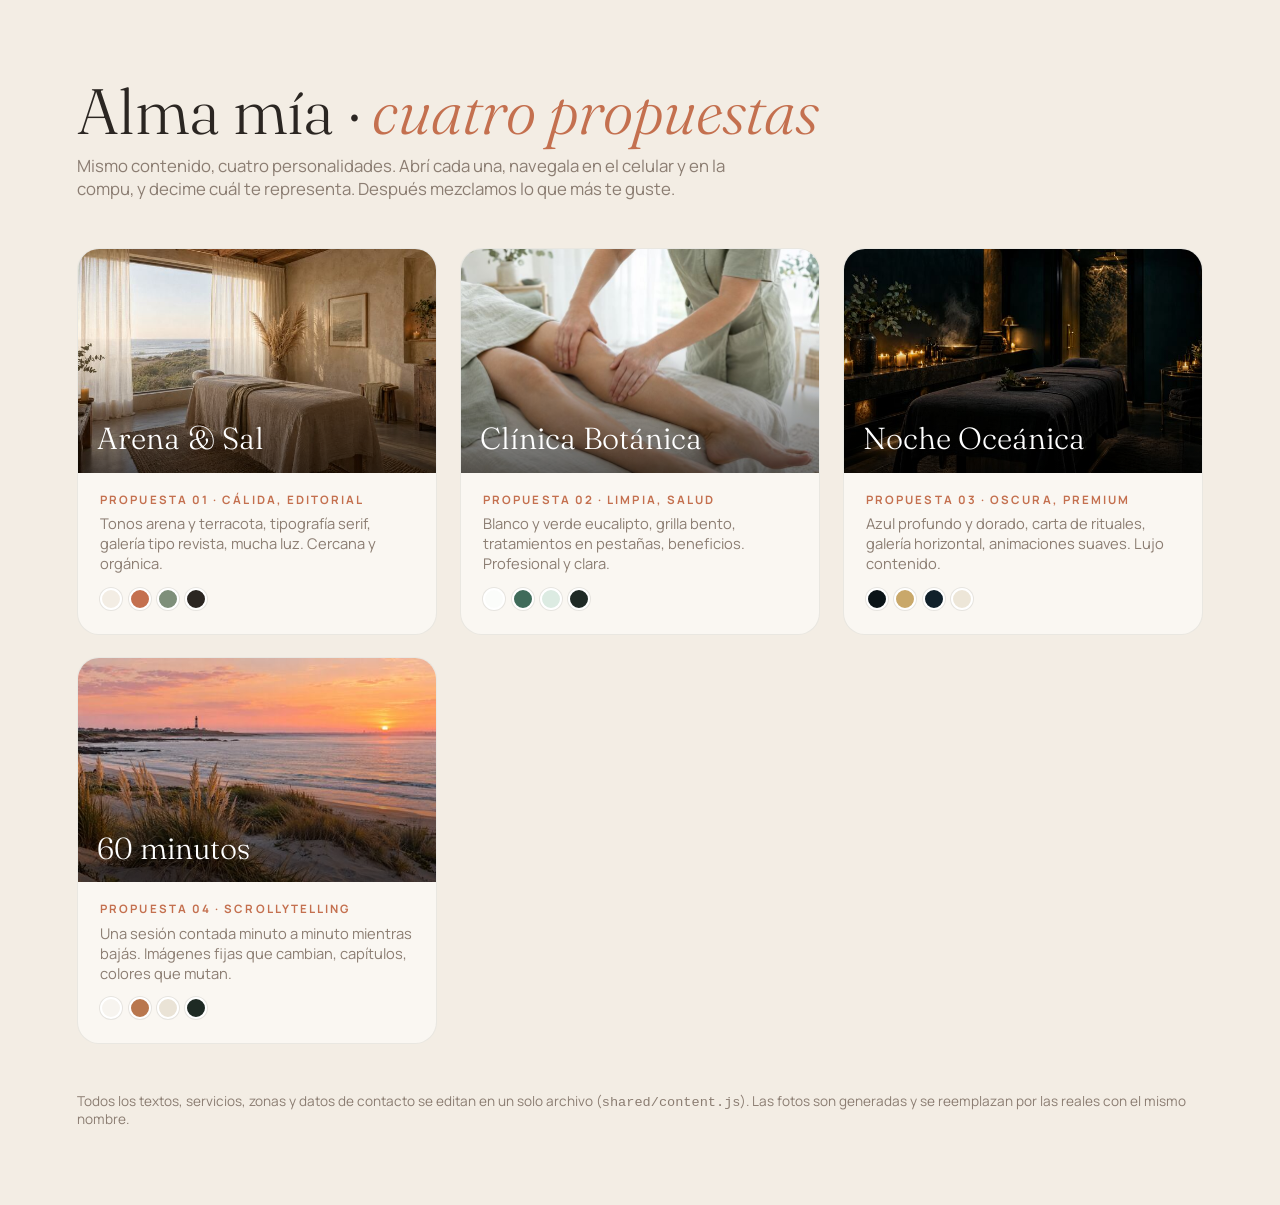
<file: index.html>
<!doctype html>
<html lang="es">
<head>
<meta charset="utf-8">
<meta name="viewport" content="width=device-width, initial-scale=1">
<title>Alma mía · Propuestas de diseño web</title>
<meta name="robots" content="noindex">
<link rel="preconnect" href="https://fonts.googleapis.com">
<link href="https://fonts.googleapis.com/css2?family=Fraunces:ital,opsz,wght@0,9..144,300;1,9..144,300&family=Manrope:wght@400;500;600&display=swap" rel="stylesheet">
<style>
:root{--bg:#F3EDE4;--ink:#2B2622;--terra:#C4704F;--muted:#8B7D72}
*{box-sizing:border-box;margin:0;padding:0}
body{font-family:Manrope,system-ui,sans-serif;background:var(--bg);color:var(--ink);min-height:100vh;padding:clamp(2rem,6vw,5rem) clamp(1.25rem,6vw,6rem);-webkit-font-smoothing:antialiased}
h1{font-family:Fraunces,serif;font-weight:300;font-size:clamp(2.4rem,5vw,4.2rem);line-height:1.05;margin-bottom:.6rem}
h1 em{font-style:italic;color:var(--terra)}
p.lead{color:var(--muted);max-width:42rem;margin-bottom:3rem;font-size:1.05rem}
.grid{display:grid;grid-template-columns:repeat(auto-fit,minmax(280px,1fr));gap:1.4rem}
a.card{display:block;background:#FAF7F2;border-radius:22px;overflow:hidden;color:inherit;text-decoration:none;border:1px solid rgba(43,38,34,.08);transition:.5s cubic-bezier(.22,1,.36,1)}
a.card:hover{transform:translateY(-6px);box-shadow:0 30px 60px -30px rgba(43,38,34,.35)}
.thumb{aspect-ratio:16/10;position:relative;overflow:hidden;display:flex;align-items:flex-end;padding:1.2rem;color:#fff;font-family:Fraunces,serif;font-size:1.9rem;line-height:1;font-weight:300}
.thumb img{position:absolute;inset:0;width:100%;height:100%;object-fit:cover;transition:transform 1s}
a.card:hover .thumb img{transform:scale(1.05)}
.thumb::after{content:"";position:absolute;inset:0;background:linear-gradient(transparent 40%,rgba(0,0,0,.55))}
.thumb span{position:relative;z-index:1}
.body{padding:1.2rem 1.4rem 1.5rem}
.body b{display:block;font-size:.72rem;letter-spacing:.18em;text-transform:uppercase;color:var(--terra);margin-bottom:.4rem}
.body p{font-size:.92rem;color:var(--muted)}
.pal{display:flex;gap:.4rem;margin-top:.9rem}
.pal i{width:22px;height:22px;border-radius:50%;border:2px solid #fff;box-shadow:0 0 0 1px rgba(0,0,0,.08)}
footer{margin-top:3rem;font-size:.85rem;color:var(--muted)}
footer a{color:var(--terra)}
</style>
</head>
<body>
<h1>Alma mía · <em>cuatro propuestas</em></h1>
<p class="lead">Mismo contenido, cuatro personalidades. Abrí cada una, navegala en el celular y en la compu, y decime cuál te representa. Después mezclamos lo que más te guste.</p>
<div class="grid">
  <a class="card" href="v1/index.html"><div class="thumb"><img src="assets/img/room-sm.jpg" alt=""><span>Arena & Sal</span></div><div class="body"><b>Propuesta 01 · cálida, editorial</b><p>Tonos arena y terracota, tipografía serif, galería tipo revista, mucha luz. Cercana y orgánica.</p><div class="pal"><i style="background:#F3EDE4"></i><i style="background:#C4704F"></i><i style="background:#7E8F7A"></i><i style="background:#2B2622"></i></div></div></a>
  <a class="card" href="v2/index.html"><div class="thumb"><img src="assets/img/drenaje-sm.jpg" alt=""><span>Clínica Botánica</span></div><div class="body"><b>Propuesta 02 · limpia, salud</b><p>Blanco y verde eucalipto, grilla bento, tratamientos en pestañas, beneficios. Profesional y clara.</p><div class="pal"><i style="background:#FBFCFA"></i><i style="background:#3F6B5A"></i><i style="background:#DCEBE2"></i><i style="background:#1F2A26"></i></div></div></a>
  <a class="card" href="v3/index.html"><div class="thumb"><img src="assets/img/darkroom-sm.jpg" alt=""><span>Noche Oceánica</span></div><div class="body"><b>Propuesta 03 · oscura, premium</b><p>Azul profundo y dorado, carta de rituales, galería horizontal, animaciones suaves. Lujo contenido.</p><div class="pal"><i style="background:#0B1418"></i><i style="background:#C9A86A"></i><i style="background:#10202A"></i><i style="background:#EDE6D8"></i></div></div></a>
  <a class="card" href="v4/index.html"><div class="thumb"><img src="assets/img/coast-sm.jpg" alt=""><span>60 minutos</span></div><div class="body"><b>Propuesta 04 · scrollytelling</b><p>Una sesión contada minuto a minuto mientras bajás. Imágenes fijas que cambian, capítulos, colores que mutan.</p><div class="pal"><i style="background:#F7F4EF"></i><i style="background:#B9774E"></i><i style="background:#EAE3D6"></i><i style="background:#1E2A24"></i></div></div></a>
</div>
<footer>Todos los textos, servicios, zonas y datos de contacto se editan en un solo archivo (<code>shared/content.js</code>). Las fotos son generadas y se reemplazan por las reales con el mismo nombre.</footer>
</body>
</html>
</file>
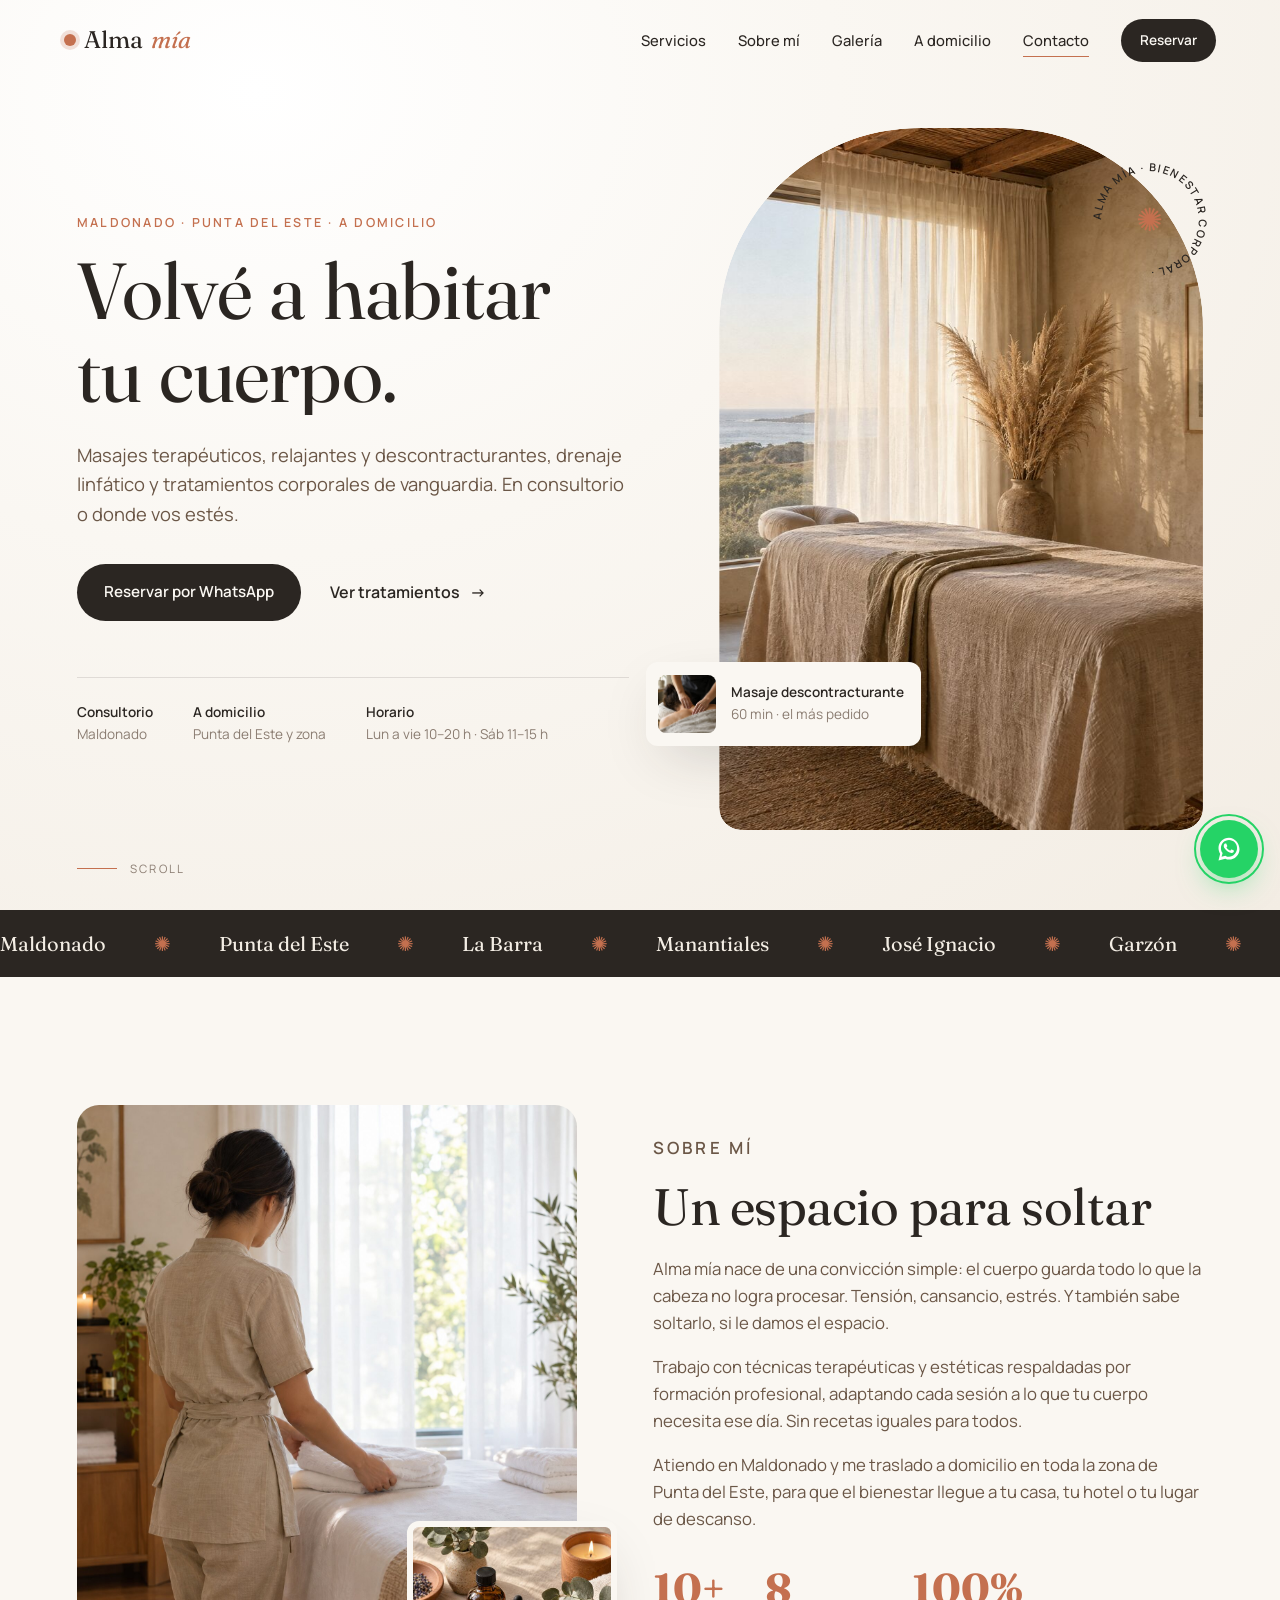
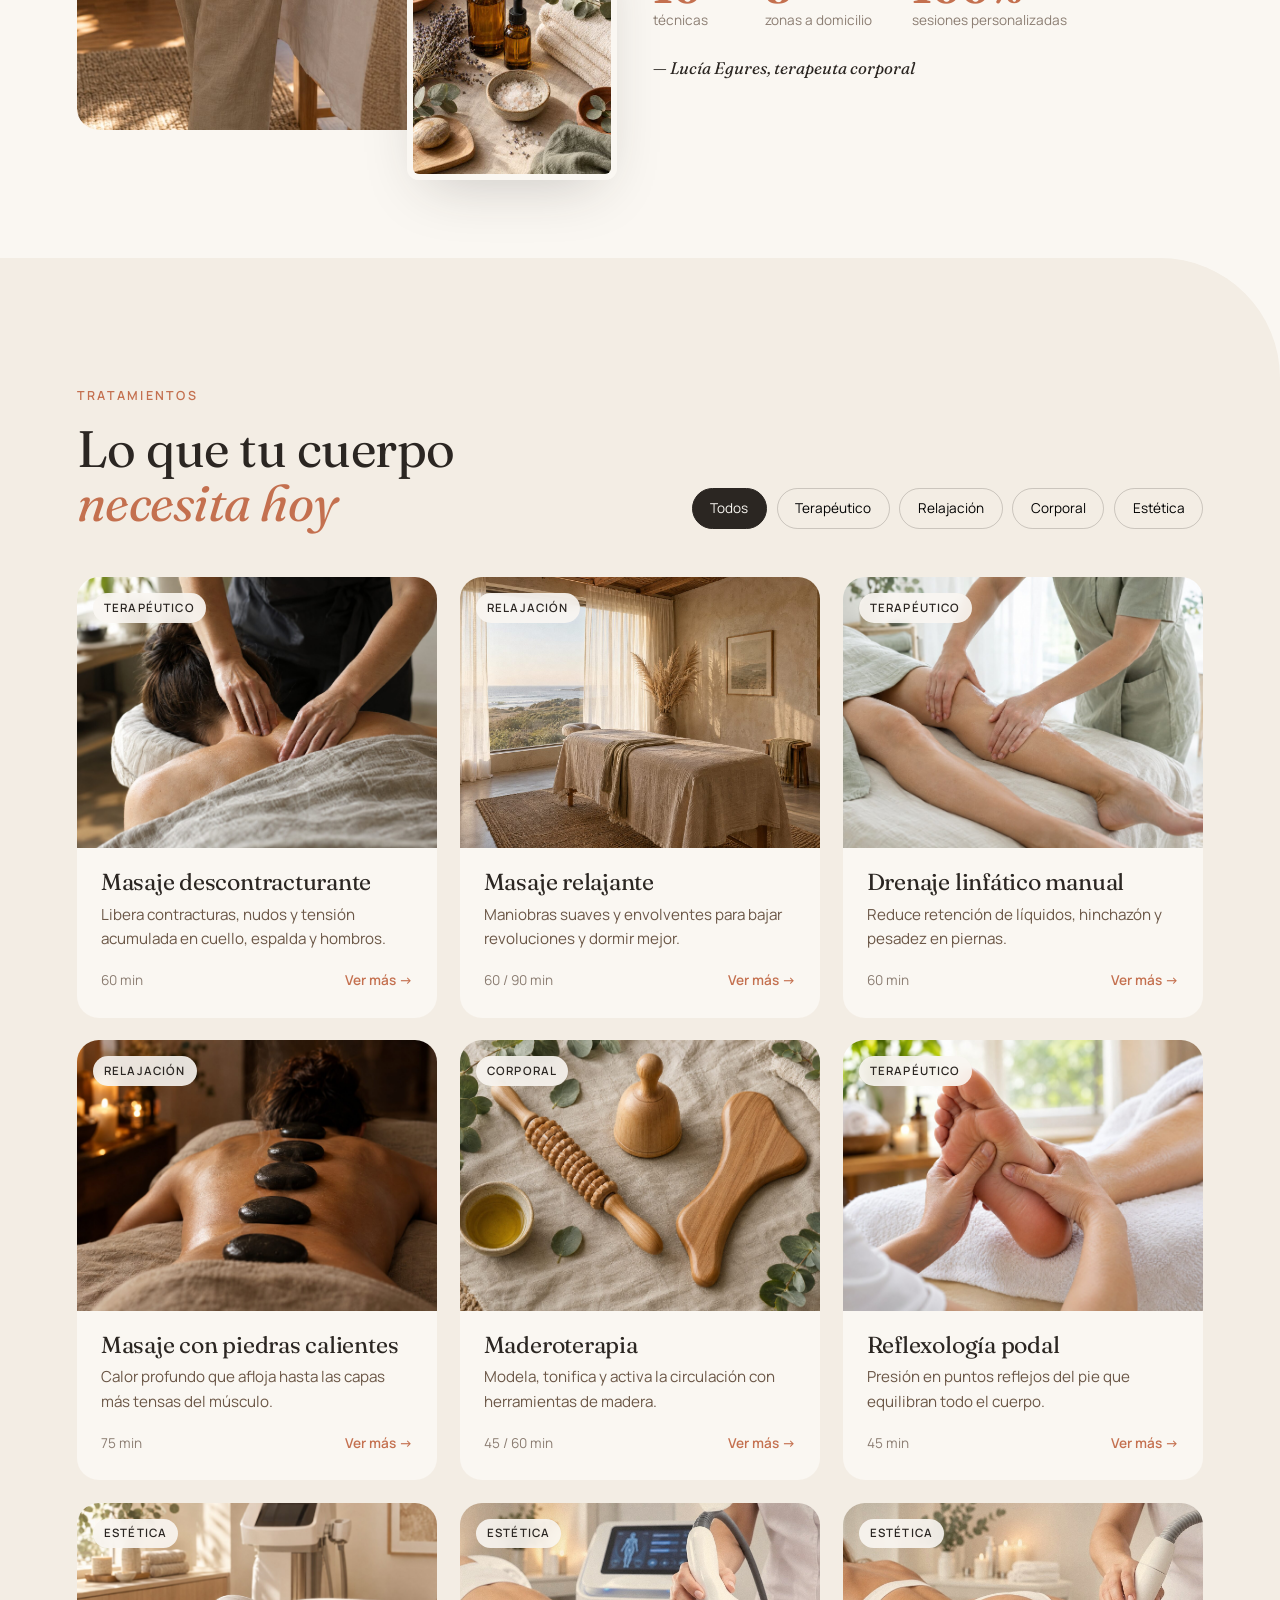
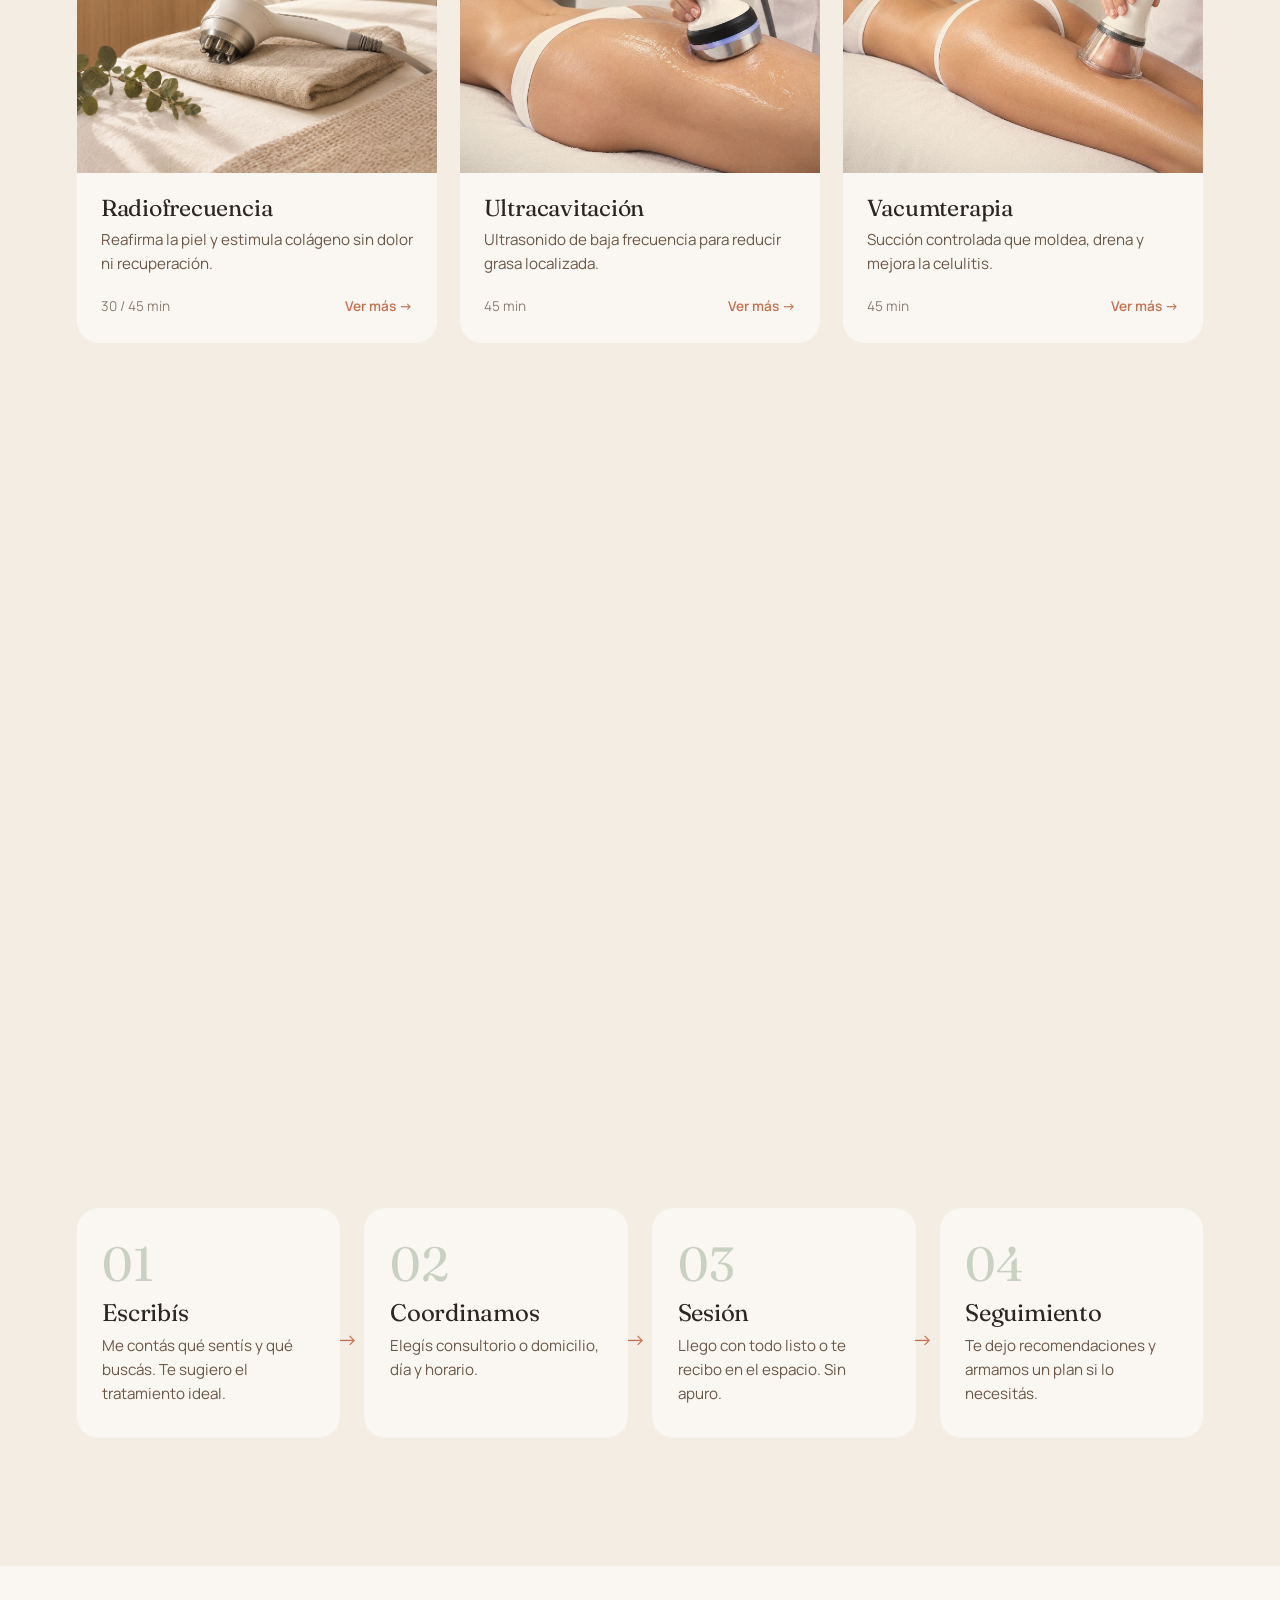
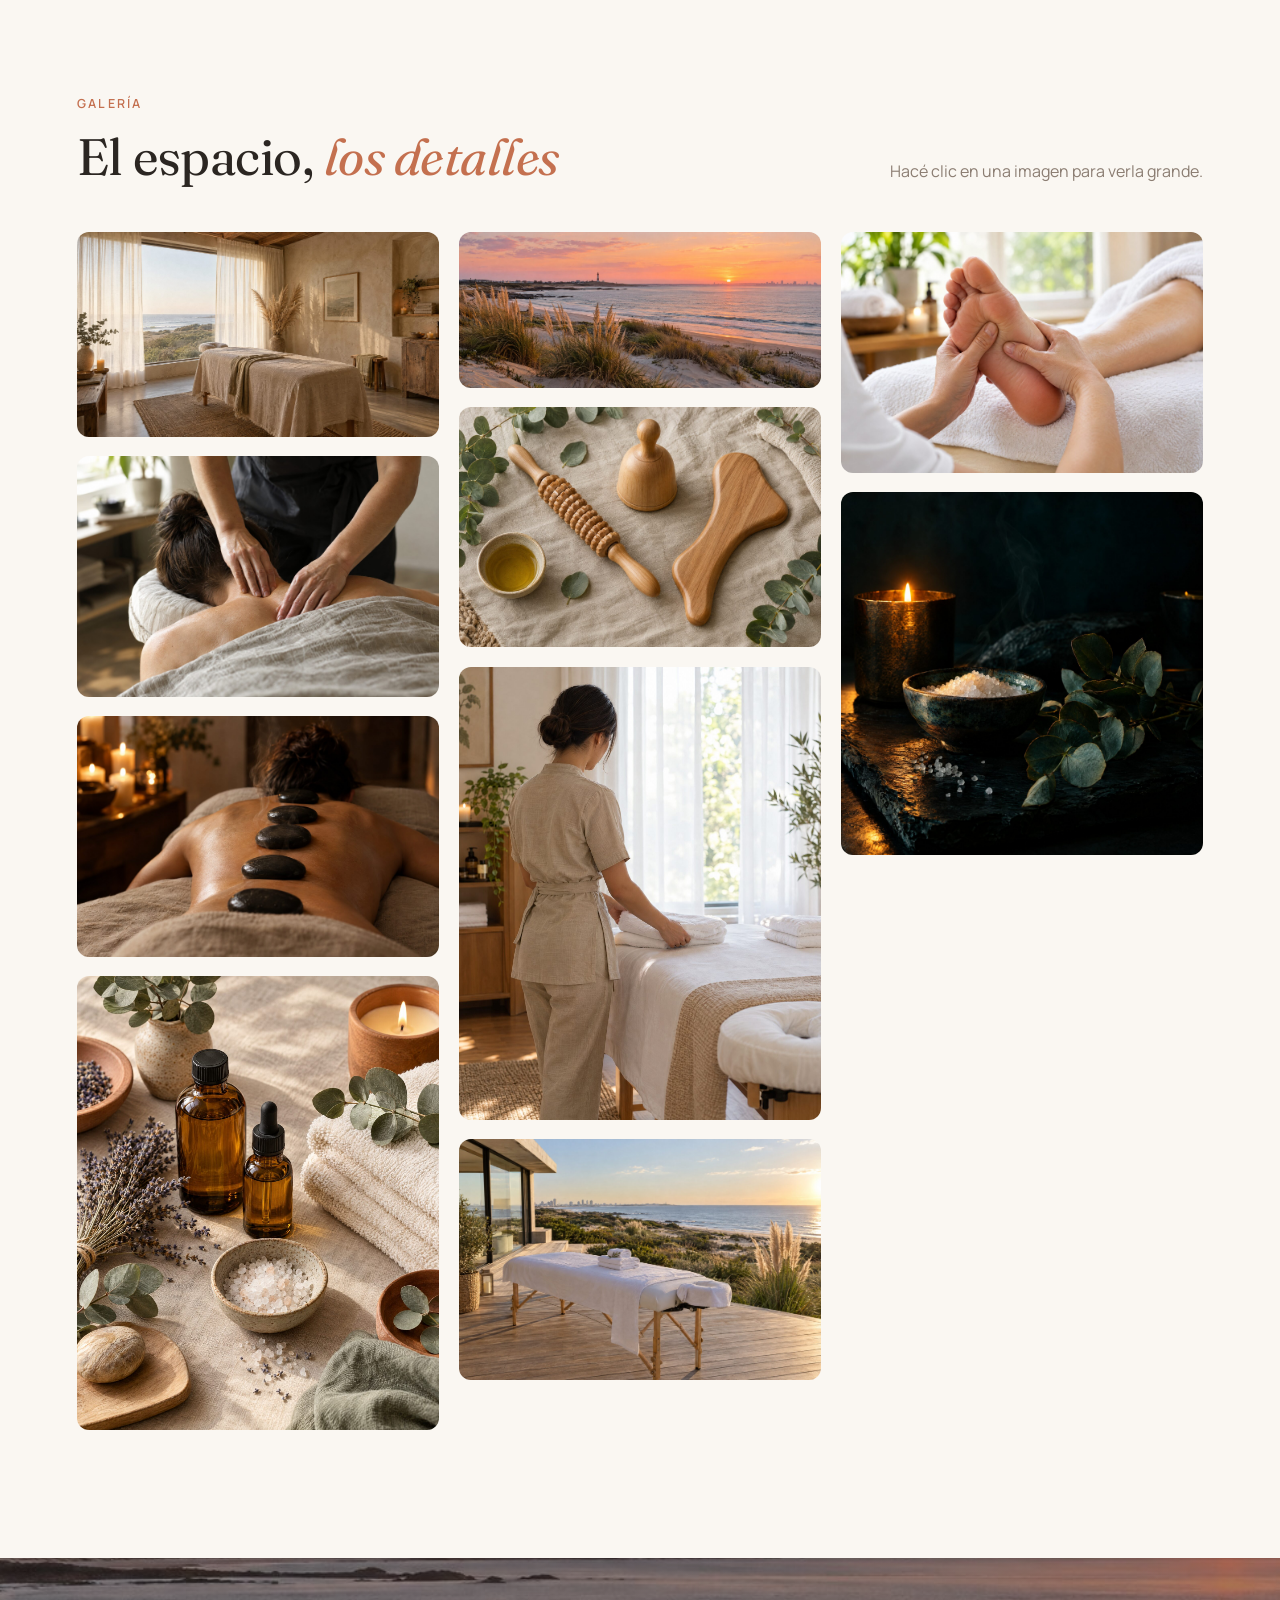
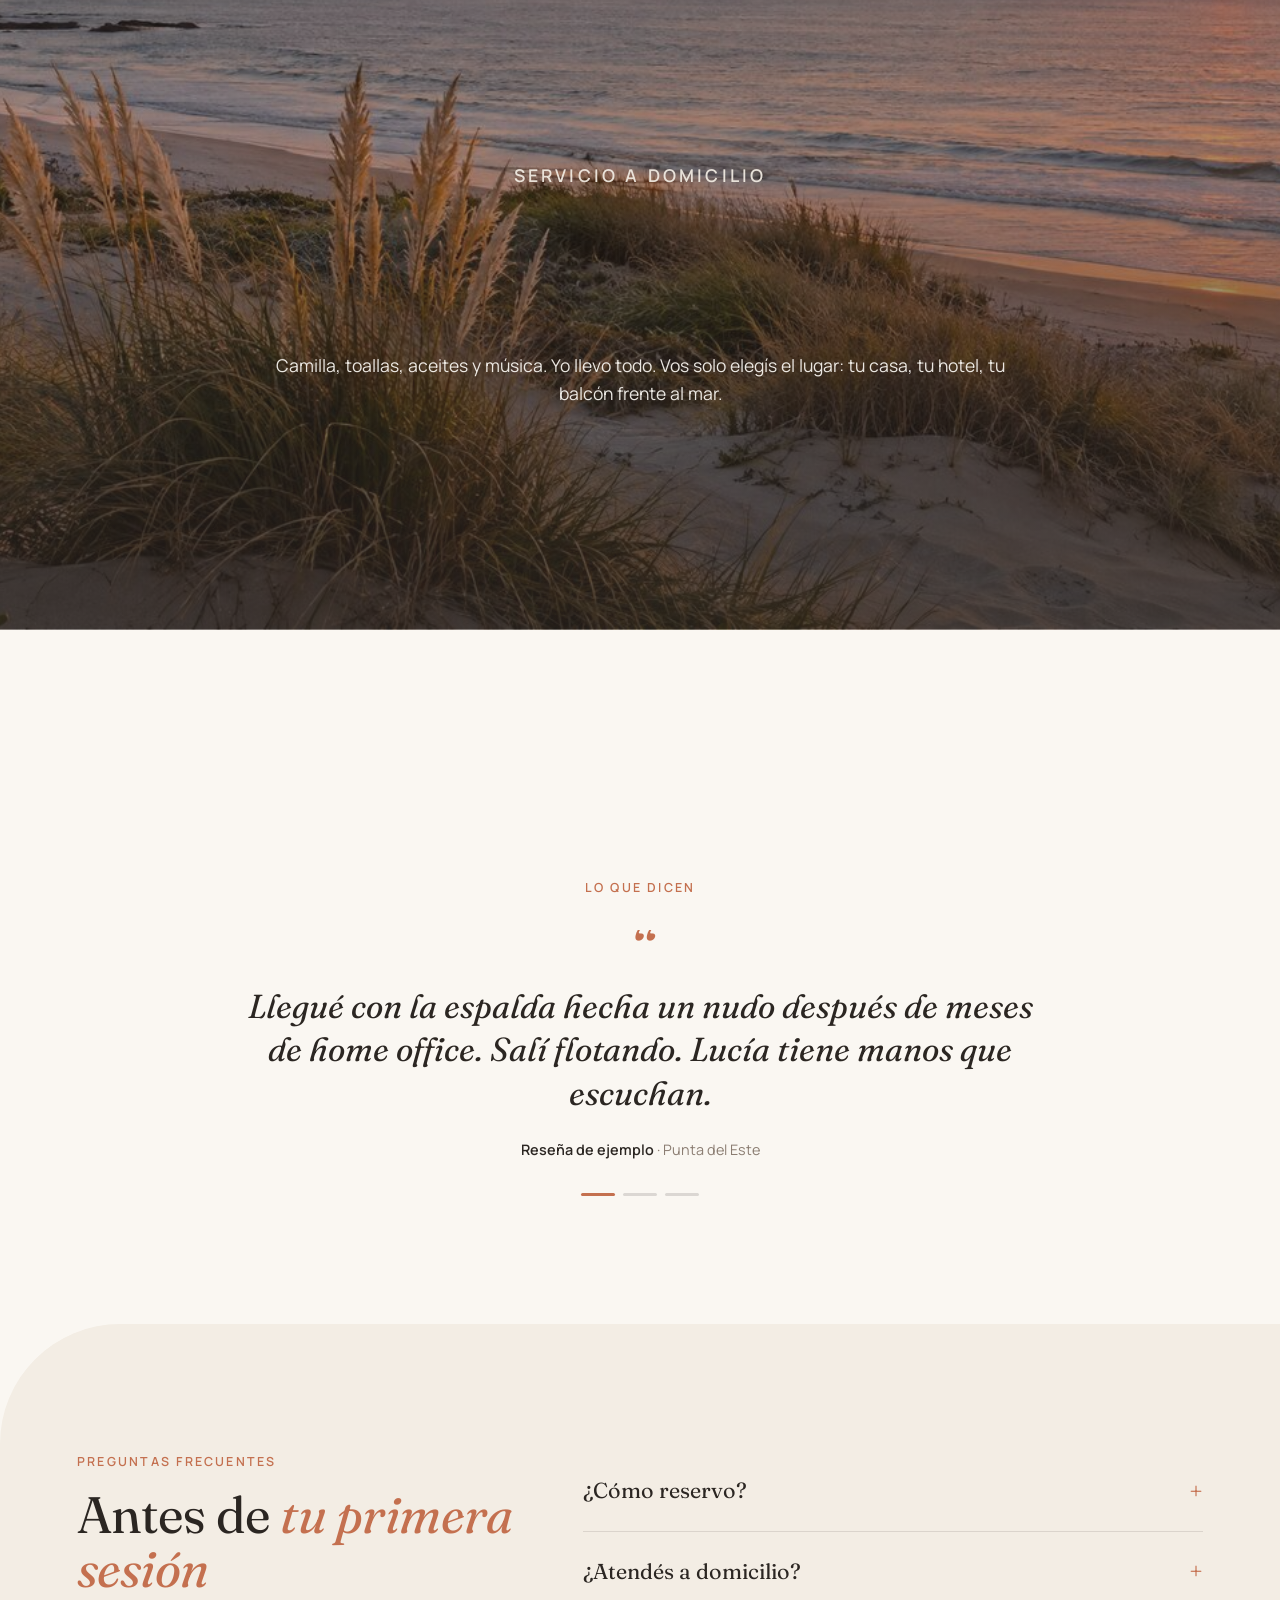
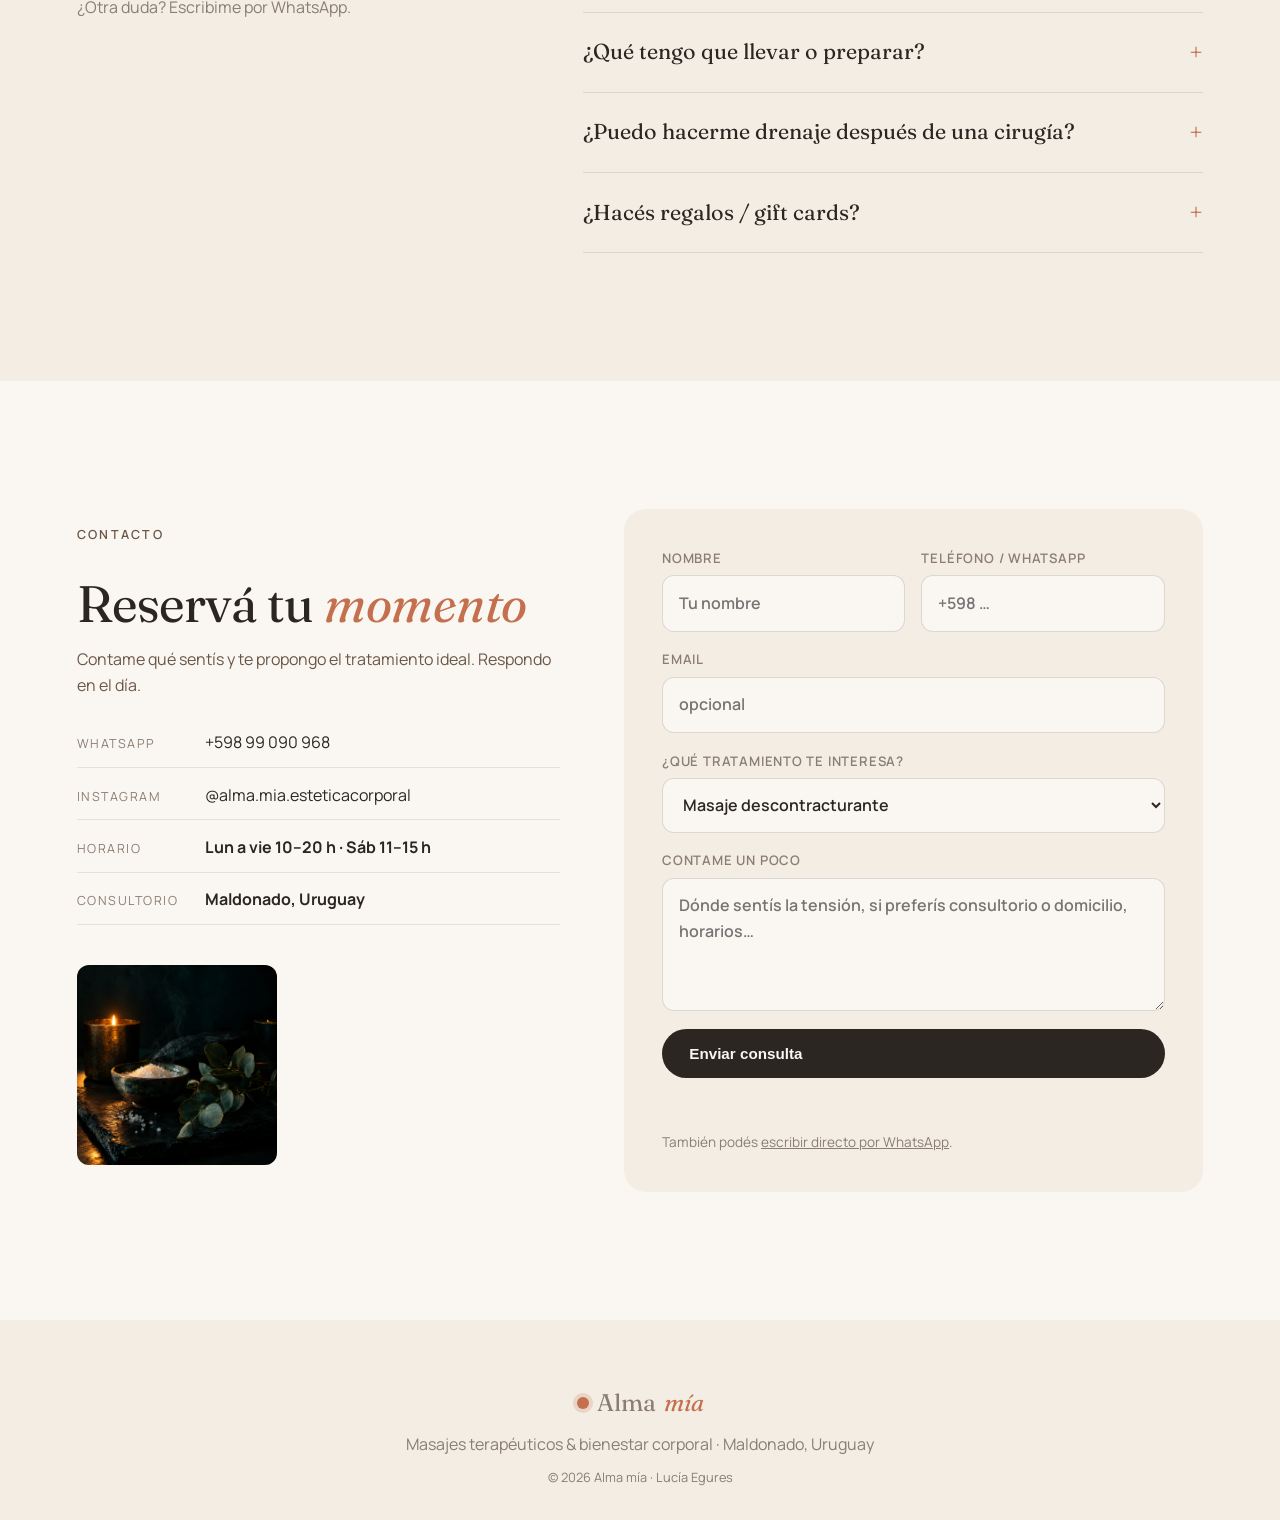
<file: v1/index.html>
<!doctype html>
<html lang="es">
<head>
<meta charset="utf-8">
<meta name="viewport" content="width=device-width, initial-scale=1">
<title>Alma mía · Masajes terapéuticos en Maldonado y Punta del Este</title>
<meta name="description" content="Masajes terapéuticos, relajantes y descontracturantes, drenaje linfático, maderoterapia y tratamientos corporales en Maldonado. Atención a domicilio en Punta del Este.">
<meta property="og:title" content="Alma mía · Masajes terapéuticos">
<meta property="og:description" content="Volvé a habitar tu cuerpo. Masajes y bienestar corporal en Maldonado y Punta del Este.">
<meta property="og:image" content="../assets/img/room.jpg">
<link rel="icon" href="data:image/svg+xml,<svg xmlns='http://www.w3.org/2000/svg' viewBox='0 0 32 32'><circle cx='16' cy='16' r='14' fill='%23C4704F'/><path d='M10 20c3-8 9-8 12 0' stroke='%23FAF7F2' stroke-width='2.2' fill='none' stroke-linecap='round'/></svg>">
<link rel="preconnect" href="https://fonts.googleapis.com">
<link rel="preconnect" href="https://fonts.gstatic.com" crossorigin>
<link href="https://fonts.googleapis.com/css2?family=Fraunces:ital,opsz,wght@0,9..144,300;0,9..144,400;0,9..144,500;1,9..144,300;1,9..144,400&family=Manrope:wght@300;400;500;600&display=swap" rel="stylesheet">
<link rel="stylesheet" href="style.css">
</head>
<body>

<!-- ============ NAV ============ -->
<header class="nav" data-nav>
  <a href="#inicio" class="logo"><span class="logo-mark"></span>Alma <em>mía</em></a>
  <nav class="menu" data-menu>
    <a href="#servicios">Servicios</a>
    <a href="#sobre">Sobre mí</a>
    <a href="#galeria">Galería</a>
    <a href="#domicilio">A domicilio</a>
    <a href="#contacto">Contacto</a>
    <a class="btn btn-sm" data-wa>Reservar</a>
  </nav>
  <button class="burger" data-burger aria-label="Menú" aria-expanded="false"><span></span><span></span></button>
</header>

<!-- ============ HERO ============ -->
<section class="hero" id="inicio">
  <div class="hero-text">
    <p class="kicker" data-reveal id="hero-kicker"></p>
    <h1 class="split" id="hero-title"></h1>
    <p class="lead" data-reveal data-delay="400" id="hero-sub"></p>
    <div class="hero-cta" data-reveal data-delay="550">
      <a class="btn" data-wa>Reservar por WhatsApp</a>
      <a class="link-arrow" href="#servicios">Ver tratamientos</a>
    </div>
    <div class="hero-meta" data-reveal data-delay="700">
      <div><strong>Consultorio</strong><span>Maldonado</span></div>
      <div><strong>A domicilio</strong><span>Punta del Este y zona</span></div>
      <div><strong>Horario</strong><span>Lun a vie 10–20 h · Sáb 11–15 h</span></div>
    </div>
  </div>
  <div class="hero-visual">
    <div class="hero-img" data-parallax="0.12"><img src="../assets/img/room.jpg" alt="Sala de masajes con luz natural"></div>
    <div class="hero-card" data-parallax="-0.08">
      <img src="../assets/img/hands-sm.jpg" alt="">
      <div><b>Masaje descontracturante</b><span>60 min · el más pedido</span></div>
    </div>
    <div class="hero-badge" data-parallax="0.2">
      <svg viewBox="0 0 100 100"><path id="circ" d="M50,50 m-38,0 a38,38 0 1,1 76,0 a38,38 0 1,1 -76,0" fill="none"/><text><textPath href="#circ">alma mía · bienestar corporal · </textPath></text></svg>
      <span>✺</span>
    </div>
  </div>
  <a href="#zonas" class="scroll-hint"><span></span>scroll</a>
</section>

<!-- ============ MARQUEE ZONAS ============ -->
<div class="marquee" id="zonas" aria-hidden="true"><div class="track" id="marquee-track"></div></div>

<!-- ============ SOBRE ============ -->
<section class="about section" id="sobre">
  <div class="about-img" data-reveal>
    <img src="../assets/img/therapist.jpg" alt="Lucía preparando la sesión">
    <figure class="about-mini" data-reveal data-delay="200"><img src="../assets/img/oils-sm.jpg" alt=""></figure>
  </div>
  <div class="about-text">
    <p class="kicker" data-reveal>Sobre mí</p>
    <h2 data-reveal id="about-title"></h2>
    <div id="about-body"></div>
    <div class="stats" id="about-stats"></div>
    <p class="sign" data-reveal>— Lucía Egures, terapeuta corporal</p>
  </div>
</section>

<!-- ============ SERVICIOS ============ -->
<section class="services section" id="servicios">
  <div class="section-head">
    <div>
      <p class="kicker" data-reveal>Tratamientos</p>
      <h2 data-reveal>Lo que tu cuerpo<br><em>necesita hoy</em></h2>
    </div>
    <div class="chips" id="chips" data-reveal></div>
  </div>
  <div class="grid" id="services-grid"></div>
</section>

<!-- ============ PROCESO ============ -->
<section class="process section">
  <p class="kicker center" data-reveal>Cómo funciona</p>
  <h2 class="center" data-reveal>Reservar es <em>simple</em></h2>
  <ol class="steps" id="steps"></ol>
</section>

<!-- ============ GALERÍA ============ -->
<section class="gallery section" id="galeria">
  <div class="section-head">
    <div>
      <p class="kicker" data-reveal>Galería</p>
      <h2 data-reveal>El espacio, <em>los detalles</em></h2>
    </div>
    <p class="muted" data-reveal>Hacé clic en una imagen para verla grande.</p>
  </div>
  <div class="masonry" id="masonry"></div>
</section>

<!-- ============ DOMICILIO ============ -->
<section class="home section-full" id="domicilio">
  <div class="home-bg" data-parallax="0.25"><img src="../assets/img/coast.jpg" alt=""></div>
  <div class="home-content">
    <p class="kicker light" data-reveal>Servicio a domicilio</p>
    <h2 data-reveal>El bienestar<br>llega a tu puerta</h2>
    <p data-reveal data-delay="150">Camilla, toallas, aceites y música. Yo llevo todo. Vos solo elegís el lugar: tu casa, tu hotel, tu balcón frente al mar.</p>
    <ul class="zones" id="zones"></ul>
    <a class="btn btn-light" data-reveal data-delay="300" data-wa="Hola Lucía, quiero coordinar una sesión a domicilio.">Coordinar a domicilio</a>
  </div>
</section>

<!-- ============ TESTIMONIOS ============ -->
<section class="testi section">
  <p class="kicker center" data-reveal>Lo que dicen</p>
  <div class="testi-slider" id="testi">
    <div class="testi-track"></div>
    <div class="testi-dots"></div>
  </div>
</section>

<!-- ============ FAQ ============ -->
<section class="faq section">
  <div class="faq-head">
    <p class="kicker" data-reveal>Preguntas frecuentes</p>
    <h2 data-reveal>Antes de <em>tu primera sesión</em></h2>
    <p class="muted" data-reveal>¿Otra duda? <a data-wa>Escribime por WhatsApp</a>.</p>
  </div>
  <div class="accordion" id="faq"></div>
</section>

<!-- ============ CONTACTO ============ -->
<section class="contact section" id="contacto">
  <div class="contact-info">
    <p class="kicker" data-reveal>Contacto</p>
    <h2 data-reveal>Reservá tu <em>momento</em></h2>
    <p data-reveal>Contame qué sentís y te propongo el tratamiento ideal. Respondo en el día.</p>
    <ul class="contact-list" data-reveal>
      <li><span>WhatsApp</span><a data-tel></a></li>
      <li><span>Instagram</span><a data-ig>@alma.mia.esteticacorporal</a></li>
      <li><span>Horario</span><b>Lun a vie 10–20 h · Sáb 11–15 h</b></li>
      <li><span>Consultorio</span><b>Maldonado, Uruguay</b></li>
    </ul>
    <img class="contact-img" src="../assets/img/candle.jpg" alt="" data-reveal>
  </div>
  <form class="form" data-form data-reveal novalidate>
    <div class="row">
      <label>Nombre<input name="nombre" required placeholder="Tu nombre"></label>
      <label>Teléfono / WhatsApp<input name="telefono" required placeholder="+598 …"></label>
    </div>
    <label>Email<input name="email" type="email" placeholder="opcional"></label>
    <label>¿Qué tratamiento te interesa?<select name="servicio"></select></label>
    <label>Contame un poco<textarea name="mensaje" rows="4" placeholder="Dónde sentís la tensión, si preferís consultorio o domicilio, horarios…"></textarea></label>
    <input type="checkbox" name="botcheck" class="hidden" tabindex="-1" autocomplete="off">
    <button class="btn" type="submit">Enviar consulta</button>
    <p class="form-status" data-status></p>
    <p class="form-note">También podés <a data-wa>escribir directo por WhatsApp</a>.</p>
  </form>
</section>

<footer class="footer">
  <a href="#inicio" class="logo"><span class="logo-mark"></span>Alma <em>mía</em></a>
  <p>Masajes terapéuticos & bienestar corporal · Maldonado, Uruguay</p>
  <p class="small">© <span data-year></span> Alma mía · Lucía Egures</p>
</footer>

<!-- Modal servicio -->
<div class="modal" id="modal" aria-hidden="true">
  <div class="modal-box">
    <button class="modal-close" aria-label="Cerrar">&times;</button>
    <img id="m-img" alt="">
    <div class="modal-body">
      <p class="kicker" id="m-cat"></p>
      <h3 id="m-name"></h3>
      <p id="m-long"></p>
      <p class="muted" id="m-dur"></p>
      <a class="btn" id="m-wa" target="_blank" rel="noopener">Reservar este tratamiento</a>
    </div>
  </div>
</div>

<script>window.ALMA_BASE = "../";</script>
<script src="../shared/content.js"></script>
<script src="../shared/common.js"></script>
<script src="app.js"></script>
</body>
</html>
</file>
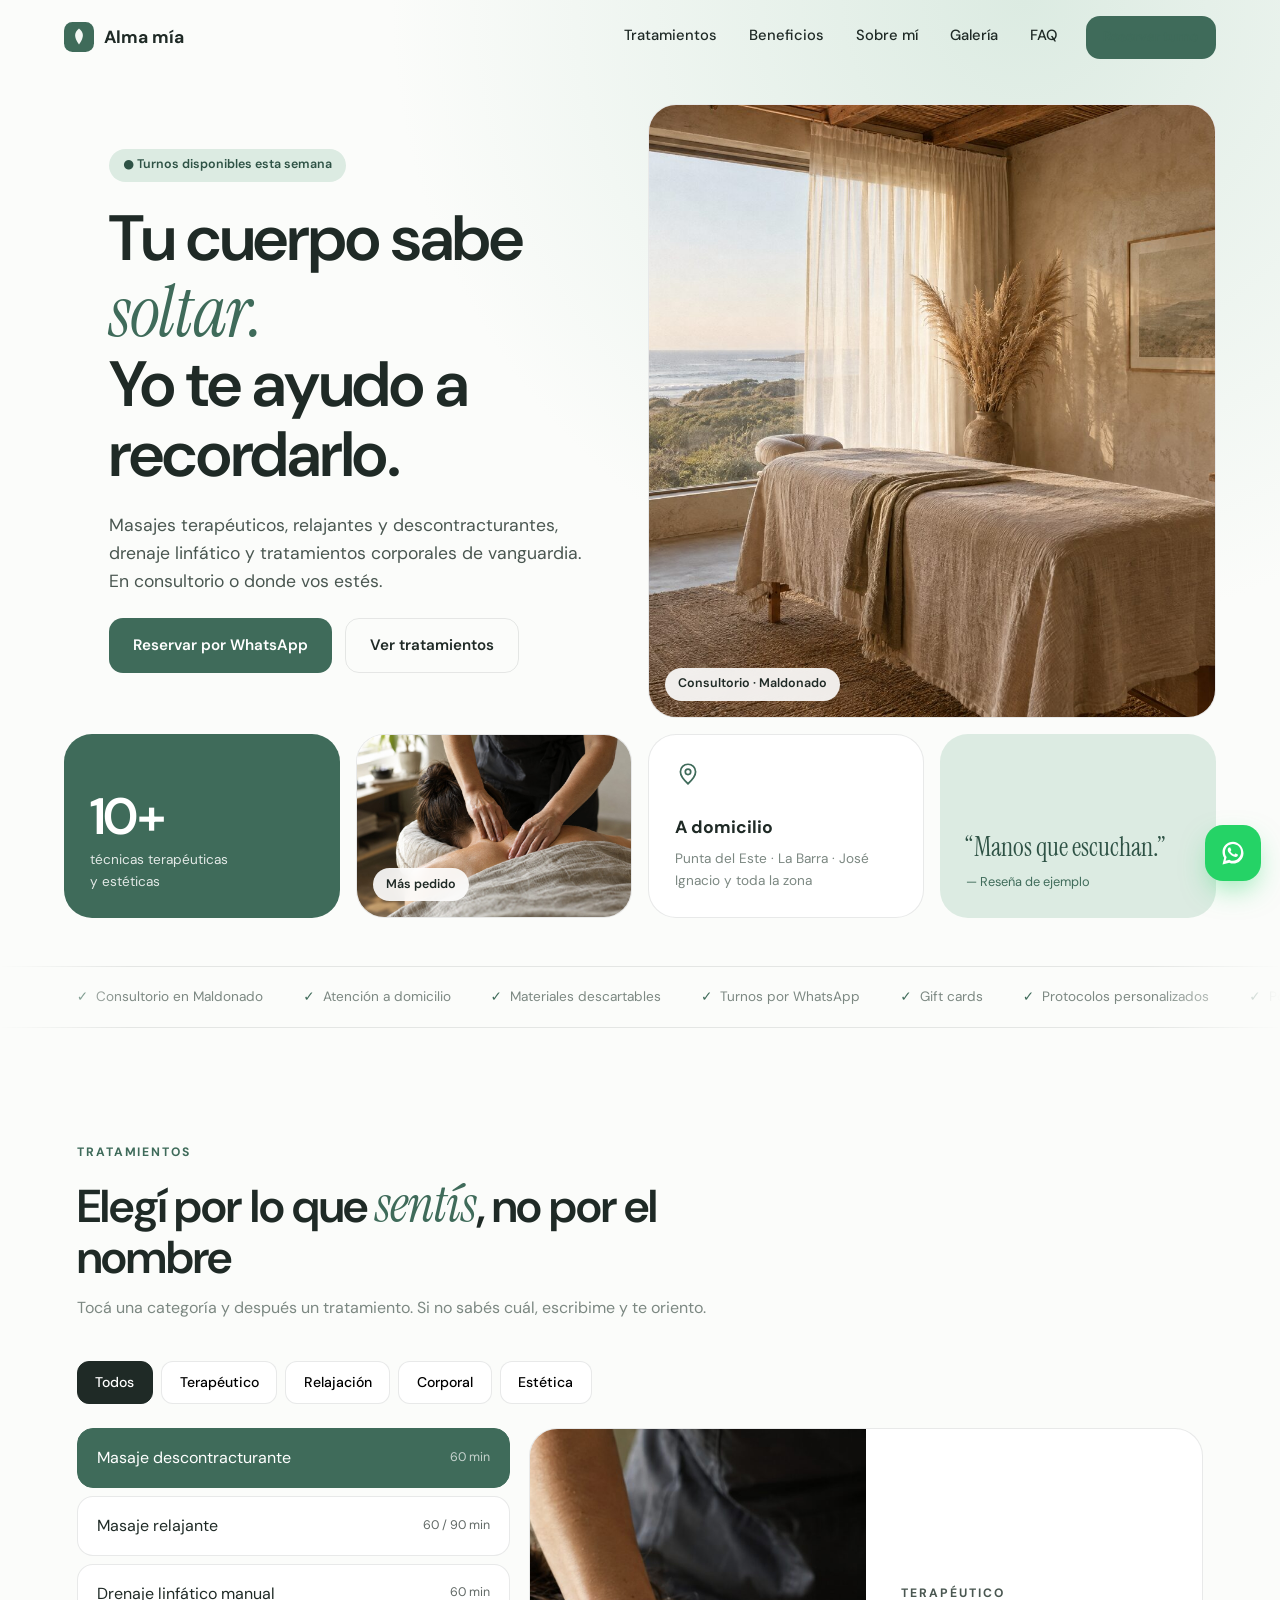
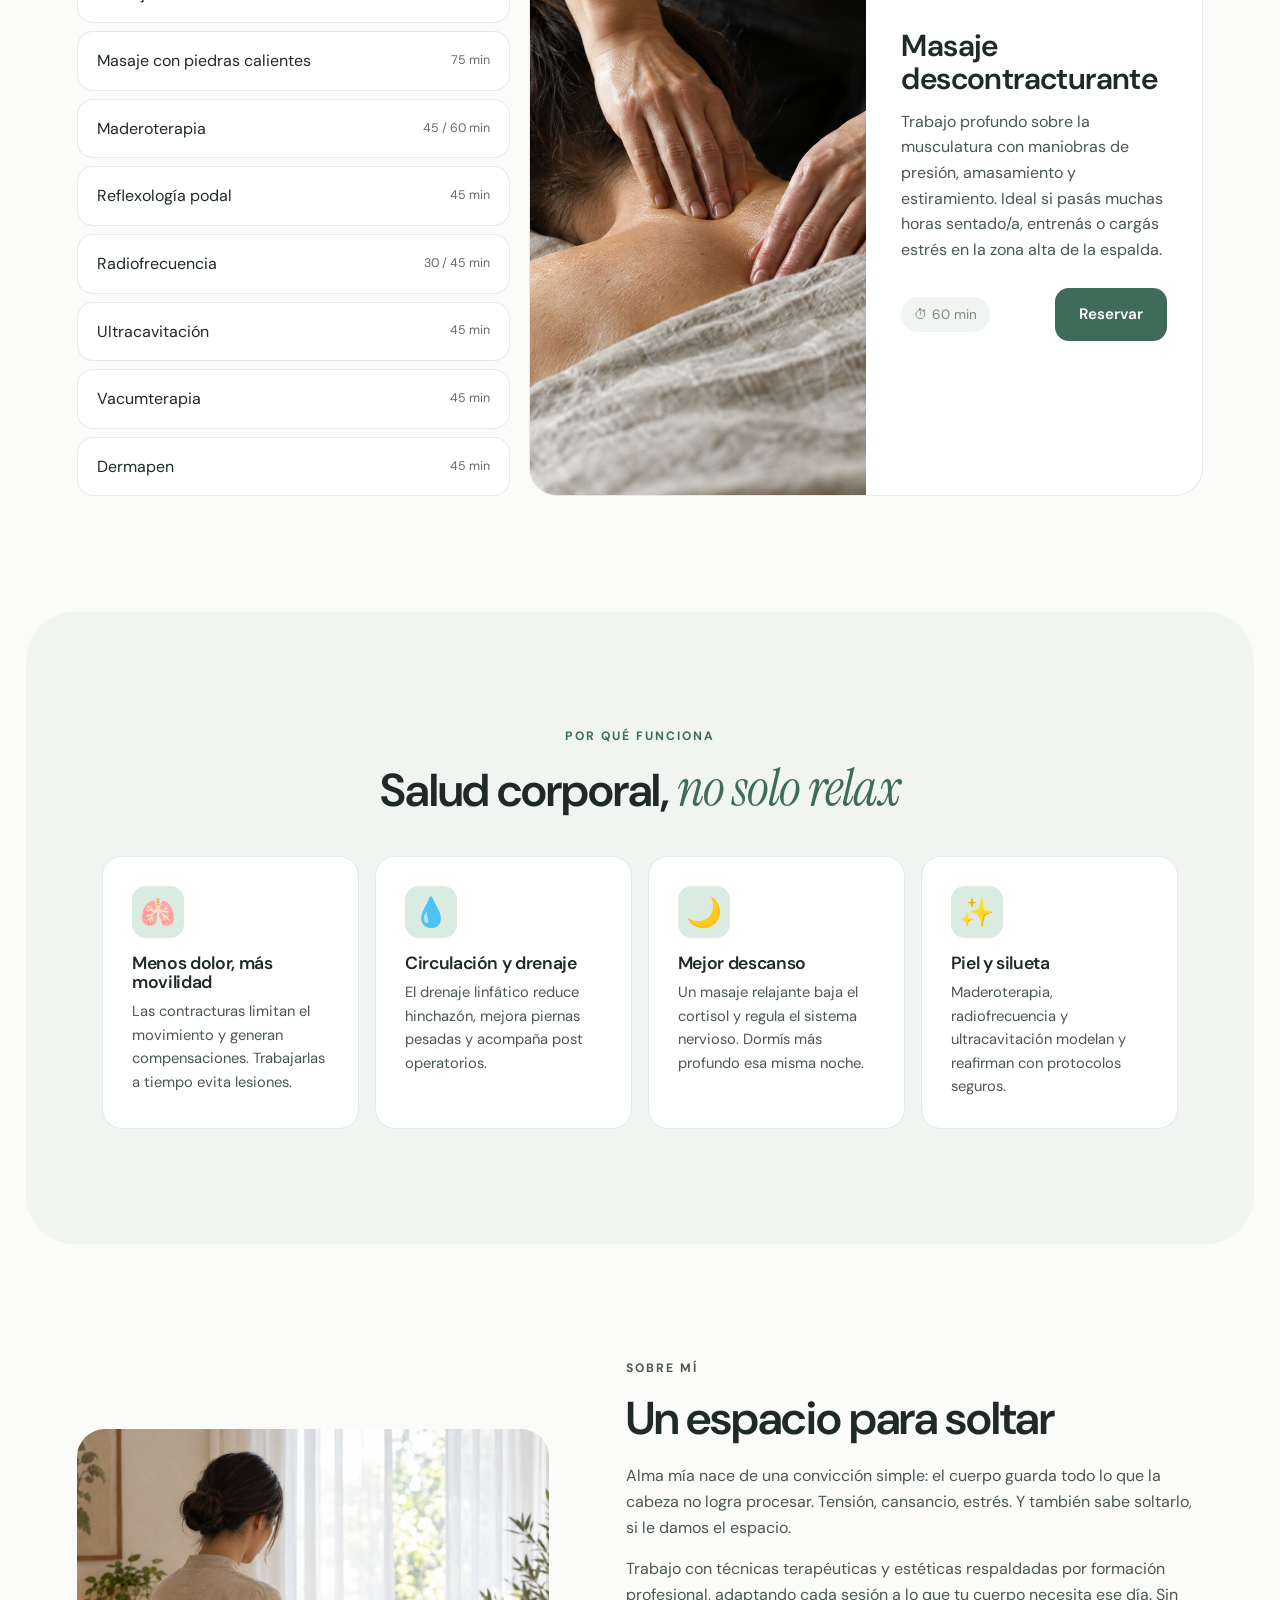
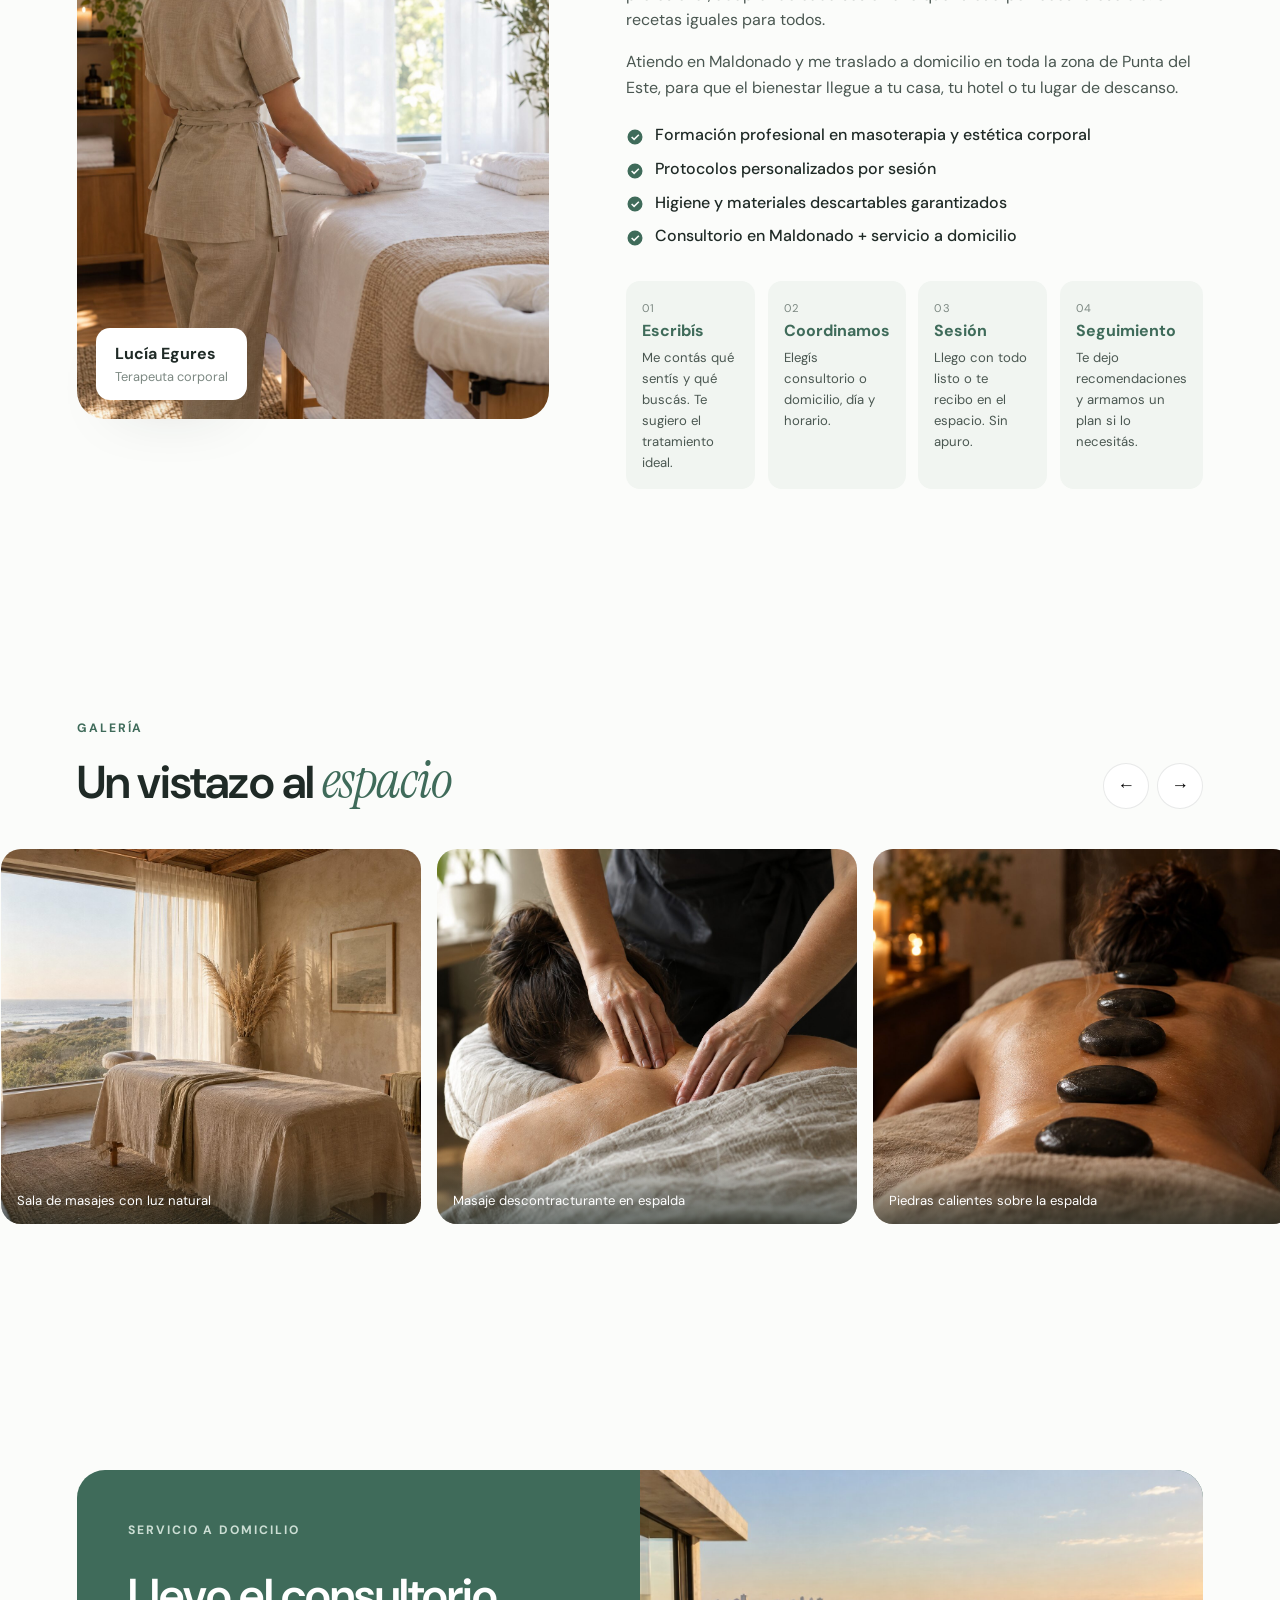
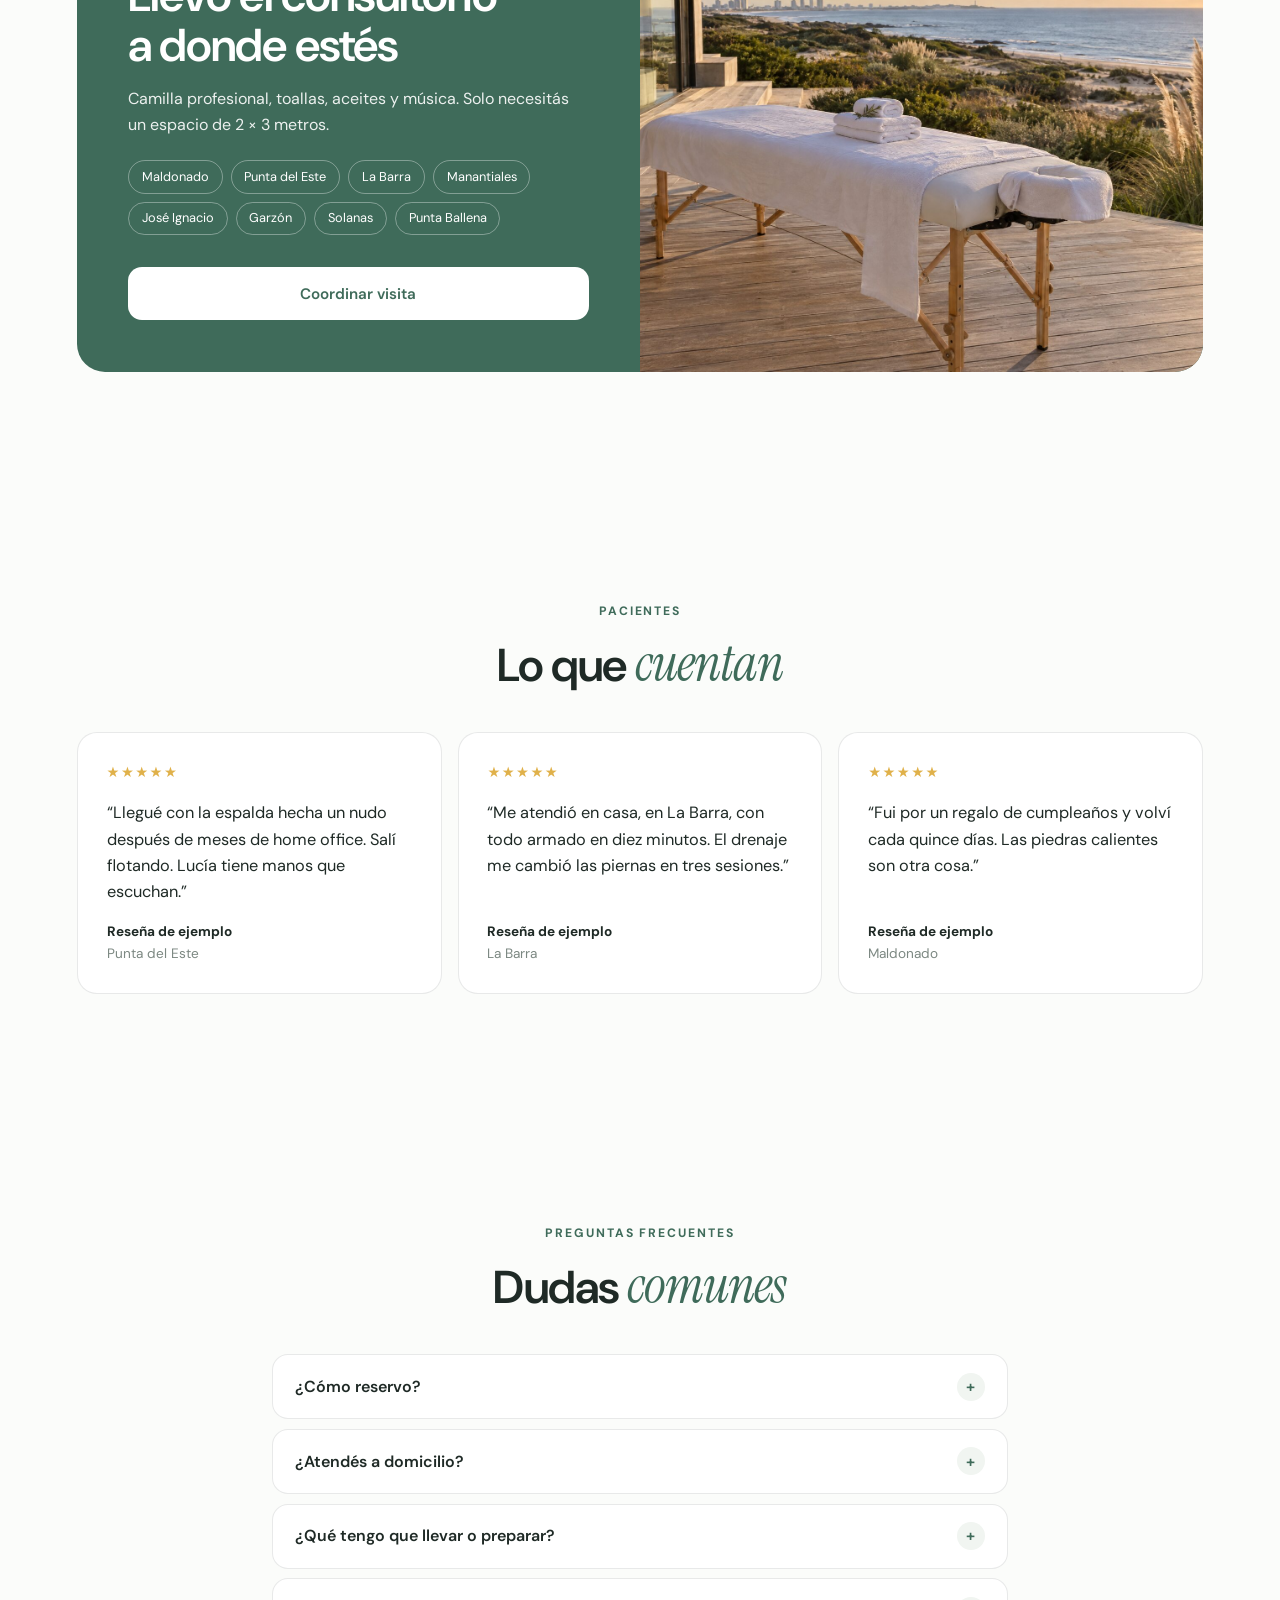
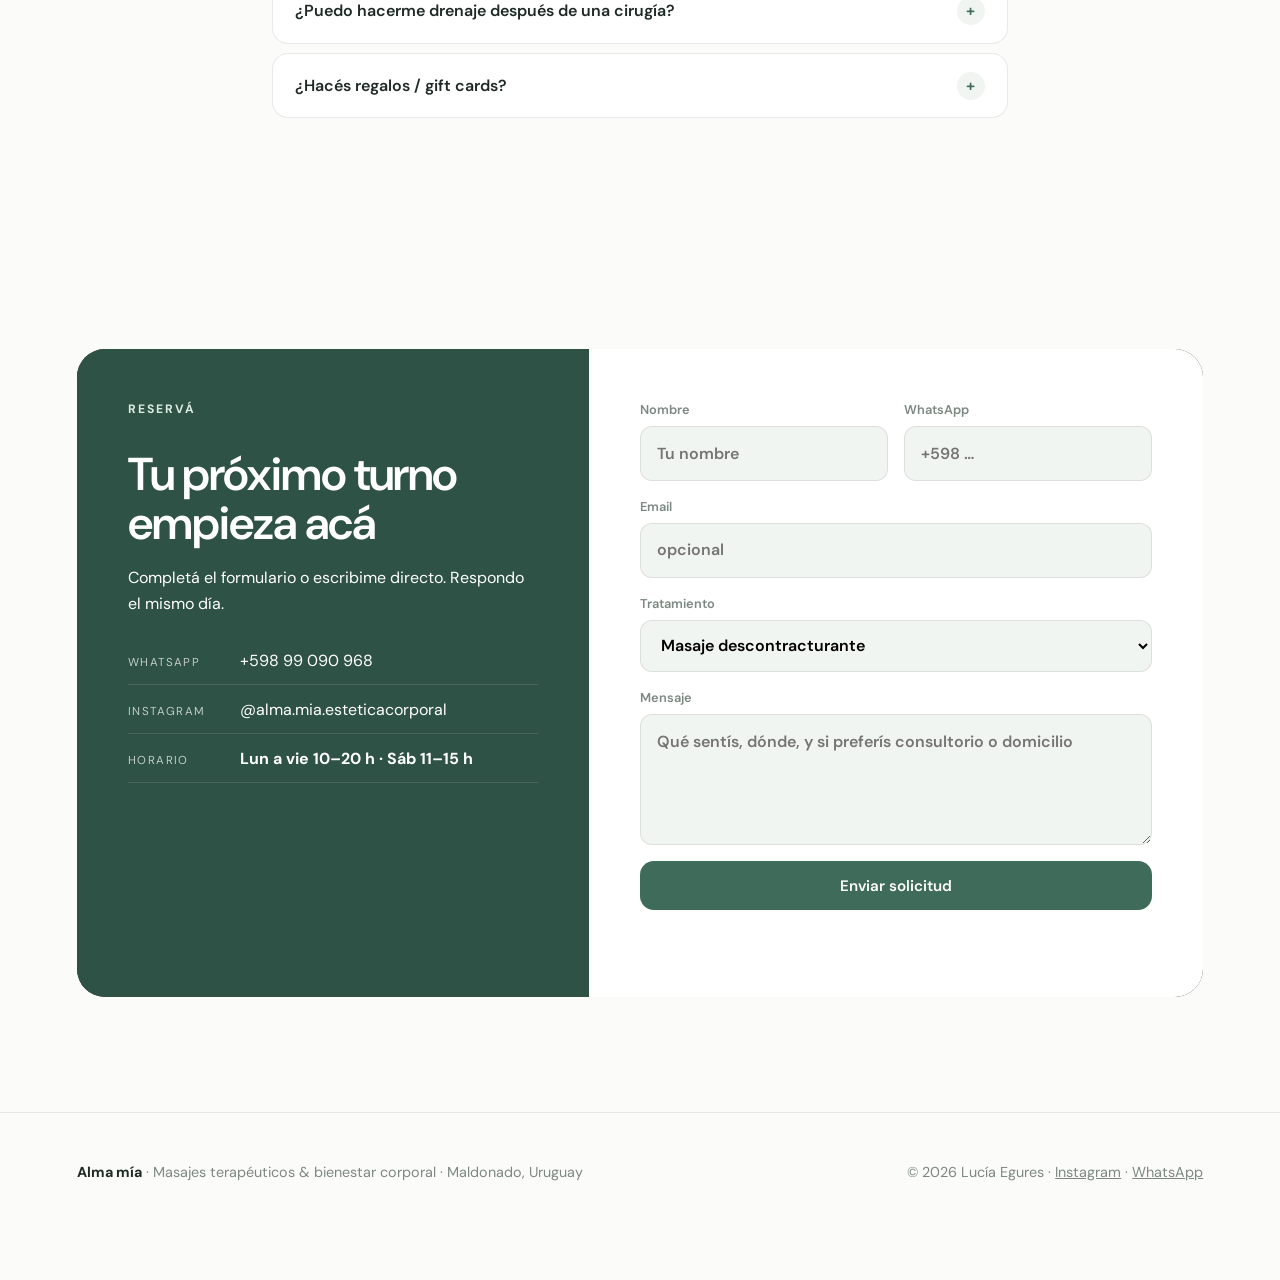
<file: v2/index.html>
<!doctype html>
<html lang="es">
<head>
<meta charset="utf-8">
<meta name="viewport" content="width=device-width, initial-scale=1">
<title>Alma mía · Terapias corporales y bienestar · Maldonado</title>
<meta name="description" content="Centro de masajes terapéuticos y tratamientos corporales en Maldonado. Drenaje linfático, descontracturante, maderoterapia, radiofrecuencia. Atención a domicilio en Punta del Este.">
<link rel="icon" href="data:image/svg+xml,<svg xmlns='http://www.w3.org/2000/svg' viewBox='0 0 32 32'><rect width='32' height='32' rx='8' fill='%233F6B5A'/><path d='M16 7c-5 4-6 9 0 17 6-8 5-13 0-17z' fill='%23F4F7F4'/></svg>">
<link rel="preconnect" href="https://fonts.googleapis.com">
<link rel="preconnect" href="https://fonts.gstatic.com" crossorigin>
<link href="https://fonts.googleapis.com/css2?family=Instrument+Serif:ital@0;1&family=DM+Sans:opsz,wght@9..40,300;9..40,400;9..40,500;9..40,600;9..40,700&display=swap" rel="stylesheet">
<link rel="stylesheet" href="style.css">
</head>
<body>
<div class="progress" id="progress"></div>

<header class="nav" data-nav>
  <a href="#inicio" class="logo"><svg viewBox="0 0 32 32" width="30" height="30"><rect width="32" height="32" rx="9" fill="#3F6B5A"/><path d="M16 7c-5 4-6 9 0 17 6-8 5-13 0-17z" fill="#F4F7F4"/></svg><span>Alma mía</span></a>
  <nav class="menu" data-menu>
    <a href="#servicios">Tratamientos</a>
    <a href="#beneficios">Beneficios</a>
    <a href="#sobre">Sobre mí</a>
    <a href="#galeria">Galería</a>
    <a href="#faq">FAQ</a>
    <a href="#contacto" class="btn">Reservar turno</a>
  </nav>
  <button class="burger" data-burger aria-label="Menú" aria-expanded="false"><span></span><span></span><span></span></button>
</header>

<!-- ===== HERO BENTO ===== -->
<section class="hero" id="inicio">
  <div class="bento">
    <div class="b b-text" data-reveal>
      <p class="pill">● Turnos disponibles esta semana</p>
      <h1>Tu cuerpo sabe <em>soltar.</em><br>Yo te ayudo a recordarlo.</h1>
      <p class="lead" id="hero-sub"></p>
      <div class="cta">
        <a class="btn" data-wa>Reservar por WhatsApp</a>
        <a class="btn ghost" href="#servicios">Ver tratamientos</a>
      </div>
    </div>
    <div class="b b-img tilt" data-reveal data-delay="100"><img src="../assets/img/room.jpg" alt="Sala de tratamientos"><span class="chip">Consultorio · Maldonado</span></div>
    <div class="b b-stat tilt" data-reveal data-delay="200"><b data-count="10+">0</b><span>técnicas terapéuticas<br>y estéticas</span></div>
    <div class="b b-img2 tilt" data-reveal data-delay="250"><img src="../assets/img/hands.jpg" alt="Masaje descontracturante"><span class="chip">Más pedido</span></div>
    <div class="b b-zone tilt" data-reveal data-delay="300">
      <svg viewBox="0 0 24 24" width="26" height="26" fill="none" stroke="currentColor" stroke-width="1.6"><path d="M12 21s7-6.2 7-11a7 7 0 1 0-14 0c0 4.8 7 11 7 11z"/><circle cx="12" cy="10" r="2.5"/></svg>
      <b>A domicilio</b><span>Punta del Este · La Barra · José Ignacio y toda la zona</span>
    </div>
    <div class="b b-quote tilt" data-reveal data-delay="350"><p>“Manos que escuchan.”</p><span>— Reseña de ejemplo</span></div>
  </div>
</section>

<!-- ===== LOGO STRIP ===== -->
<div class="strip" id="strip"></div>

<!-- ===== SERVICIOS TABS ===== -->
<section class="services section" id="servicios">
  <div class="head">
    <p class="kicker" data-reveal>Tratamientos</p>
    <h2 data-reveal>Elegí por lo que <em>sentís</em>, no por el nombre</h2>
    <p class="muted" data-reveal>Tocá una categoría y después un tratamiento. Si no sabés cuál, escribime y te oriento.</p>
  </div>
  <div class="tabs" id="tabs" data-reveal></div>
  <div class="panel" data-reveal>
    <ul class="list" id="list"></ul>
    <div class="detail">
      <div class="detail-img"><img id="d-img" alt=""><img id="d-img2" alt="" class="next"></div>
      <div class="detail-body">
        <p class="kicker" id="d-cat"></p>
        <h3 id="d-name"></h3>
        <p id="d-long"></p>
        <div class="detail-foot">
          <span class="dur" id="d-dur"></span>
          <a class="btn" id="d-wa" target="_blank" rel="noopener">Reservar</a>
        </div>
      </div>
    </div>
  </div>
</section>

<!-- ===== BENEFICIOS ===== -->
<section class="benefits section" id="beneficios">
  <div class="head center">
    <p class="kicker" data-reveal>Por qué funciona</p>
    <h2 data-reveal>Salud corporal, <em>no solo relax</em></h2>
  </div>
  <div class="ben-grid">
    <article data-reveal><div class="ico">🫁</div><h3>Menos dolor, más movilidad</h3><p>Las contracturas limitan el movimiento y generan compensaciones. Trabajarlas a tiempo evita lesiones.</p></article>
    <article data-reveal data-delay="90"><div class="ico">💧</div><h3>Circulación y drenaje</h3><p>El drenaje linfático reduce hinchazón, mejora piernas pesadas y acompaña post operatorios.</p></article>
    <article data-reveal data-delay="180"><div class="ico">🌙</div><h3>Mejor descanso</h3><p>Un masaje relajante baja el cortisol y regula el sistema nervioso. Dormís más profundo esa misma noche.</p></article>
    <article data-reveal data-delay="270"><div class="ico">✨</div><h3>Piel y silueta</h3><p>Maderoterapia, radiofrecuencia y ultracavitación modelan y reafirman con protocolos seguros.</p></article>
  </div>
</section>

<!-- ===== SOBRE ===== -->
<section class="about section" id="sobre">
  <div class="about-img" data-reveal><img src="../assets/img/therapist.jpg" alt="Lucía Egures"><div class="about-tag"><b>Lucía Egures</b><span>Terapeuta corporal</span></div></div>
  <div class="about-text">
    <p class="kicker" data-reveal>Sobre mí</p>
    <h2 data-reveal id="about-title"></h2>
    <div id="about-body"></div>
    <ul class="checks" data-reveal>
      <li>Formación profesional en masoterapia y estética corporal</li>
      <li>Protocolos personalizados por sesión</li>
      <li>Higiene y materiales descartables garantizados</li>
      <li>Consultorio en Maldonado + servicio a domicilio</li>
    </ul>
    <div class="process" id="process"></div>
  </div>
</section>

<!-- ===== GALERÍA ===== -->
<section class="gallery section" id="galeria">
  <div class="head row">
    <div><p class="kicker" data-reveal>Galería</p><h2 data-reveal>Un vistazo al <em>espacio</em></h2></div>
    <div class="gal-nav" data-reveal><button id="g-prev" aria-label="Anterior">←</button><button id="g-next" aria-label="Siguiente">→</button></div>
  </div>
  <div class="strip-scroll" id="gal"></div>
</section>

<!-- ===== DOMICILIO ===== -->
<section class="home section">
  <div class="home-card" data-reveal>
    <div class="home-text">
      <p class="kicker light">Servicio a domicilio</p>
      <h2>Llevo el consultorio<br>a donde estés</h2>
      <p>Camilla profesional, toallas, aceites y música. Solo necesitás un espacio de 2 × 3 metros.</p>
      <ul class="zones" id="zones"></ul>
      <a class="btn light" data-wa="Hola Lucía, quiero coordinar una sesión a domicilio.">Coordinar visita</a>
    </div>
    <img src="../assets/img/domicilio.jpg" alt="Camilla en terraza frente al mar">
  </div>
</section>

<!-- ===== TESTIMONIOS ===== -->
<section class="testi section">
  <div class="head center"><p class="kicker" data-reveal>Pacientes</p><h2 data-reveal>Lo que <em>cuentan</em></h2></div>
  <div class="testi-grid" id="testi"></div>
</section>

<!-- ===== FAQ ===== -->
<section class="faq section" id="faq">
  <div class="head center"><p class="kicker" data-reveal>Preguntas frecuentes</p><h2 data-reveal>Dudas <em>comunes</em></h2></div>
  <div class="accordion" id="faqs"></div>
</section>

<!-- ===== CONTACTO ===== -->
<section class="contact section" id="contacto">
  <div class="contact-card">
    <div class="c-info">
      <p class="kicker light">Reservá</p>
      <h2>Tu próximo turno<br>empieza acá</h2>
      <p>Completá el formulario o escribime directo. Respondo el mismo día.</p>
      <ul>
        <li><span>WhatsApp</span><a data-tel></a></li>
        <li><span>Instagram</span><a data-ig>@alma.mia.esteticacorporal</a></li>
        <li><span>Horario</span><b>Lun a vie 10–20 h · Sáb 11–15 h</b></li>
      </ul>
    </div>
    <form class="form" data-form novalidate>
      <div class="row">
        <label>Nombre<input name="nombre" required placeholder="Tu nombre"></label>
        <label>WhatsApp<input name="telefono" required placeholder="+598 …"></label>
      </div>
      <label>Email<input name="email" type="email" placeholder="opcional"></label>
      <label>Tratamiento<select name="servicio"></select></label>
      <label>Mensaje<textarea name="mensaje" rows="4" placeholder="Qué sentís, dónde, y si preferís consultorio o domicilio"></textarea></label>
      <input type="checkbox" name="botcheck" class="hidden" tabindex="-1" autocomplete="off">
      <button class="btn" type="submit">Enviar solicitud</button>
      <p class="form-status" data-status></p>
    </form>
  </div>
</section>

<footer class="footer">
  <div><b>Alma mía</b> · Masajes terapéuticos & bienestar corporal · Maldonado, Uruguay</div>
  <div class="small">© <span data-year></span> Lucía Egures · <a data-ig>Instagram</a> · <a data-wa>WhatsApp</a></div>
</footer>

<div class="mobile-bar"><a class="btn" data-wa>Reservar por WhatsApp</a></div>

<script>window.ALMA_BASE = "../";</script>
<script src="../shared/content.js"></script>
<script src="../shared/common.js"></script>
<script src="app.js"></script>
</body>
</html>
</file>
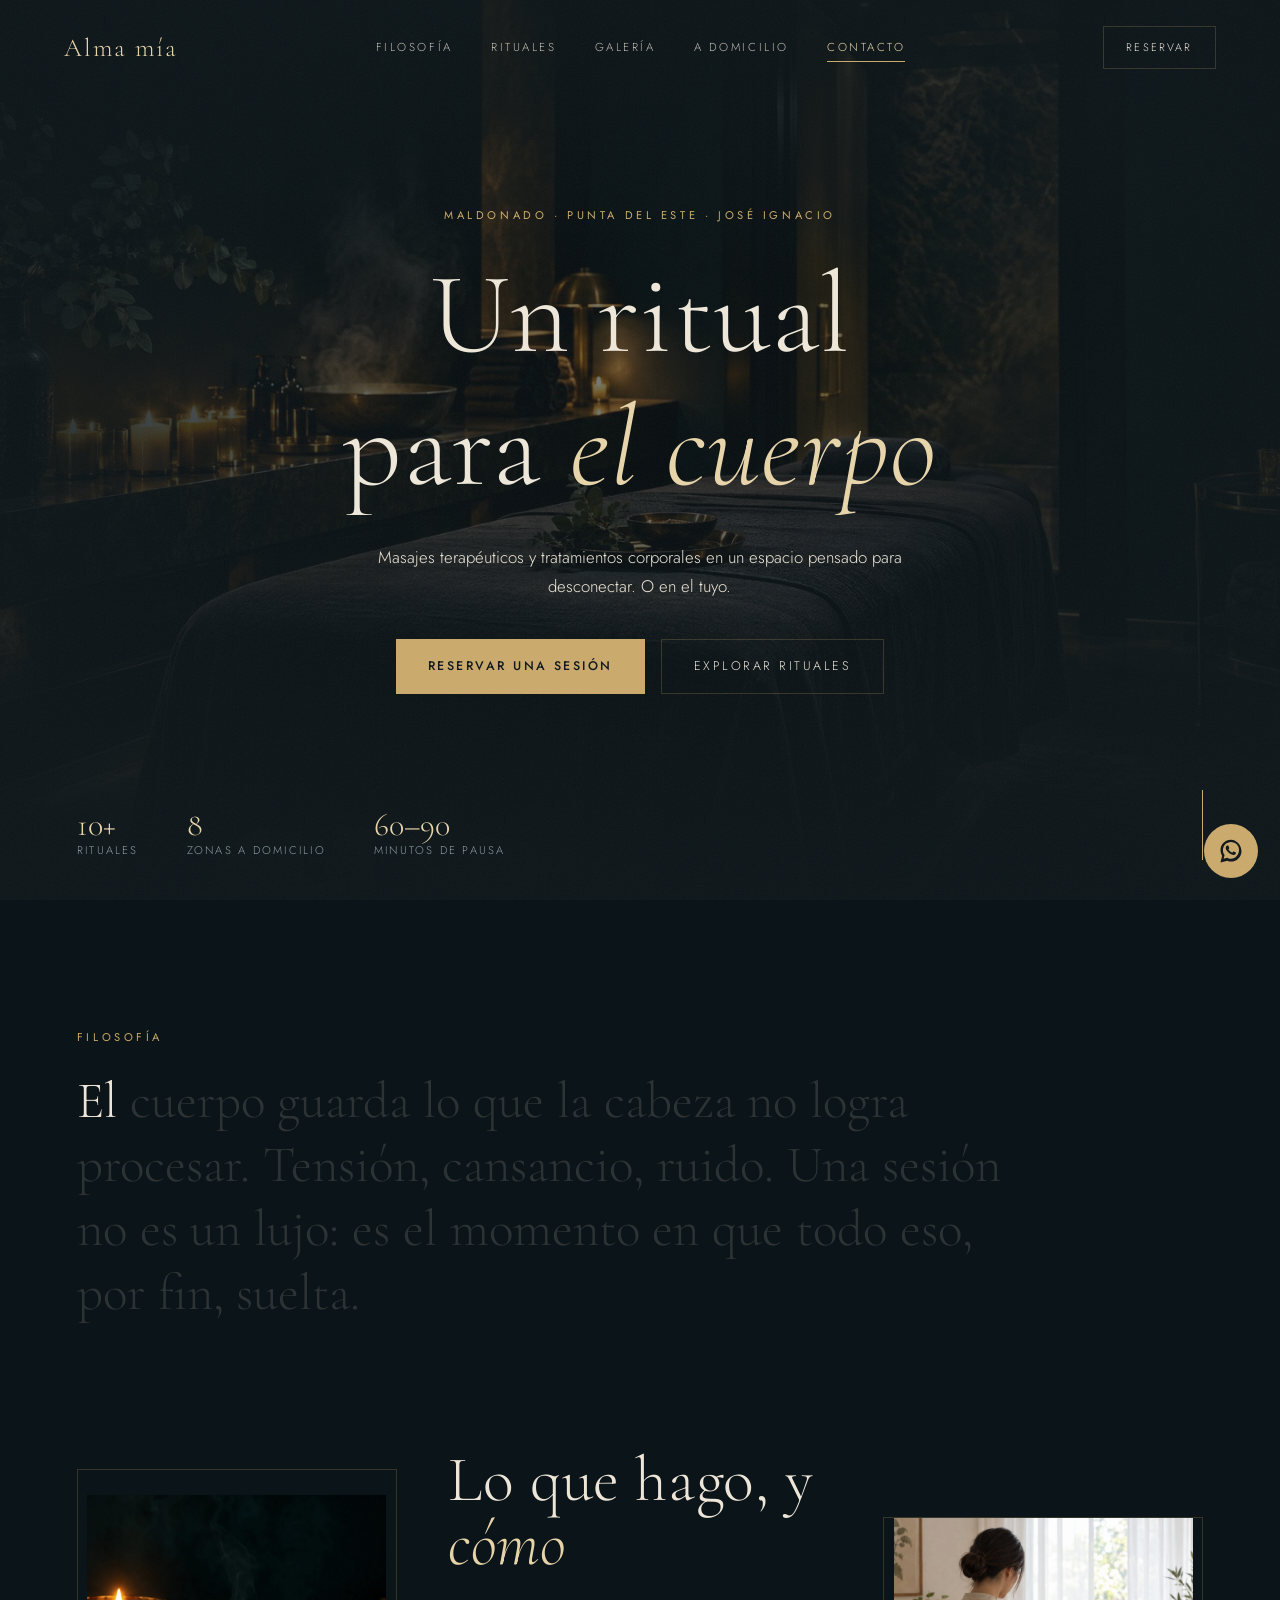
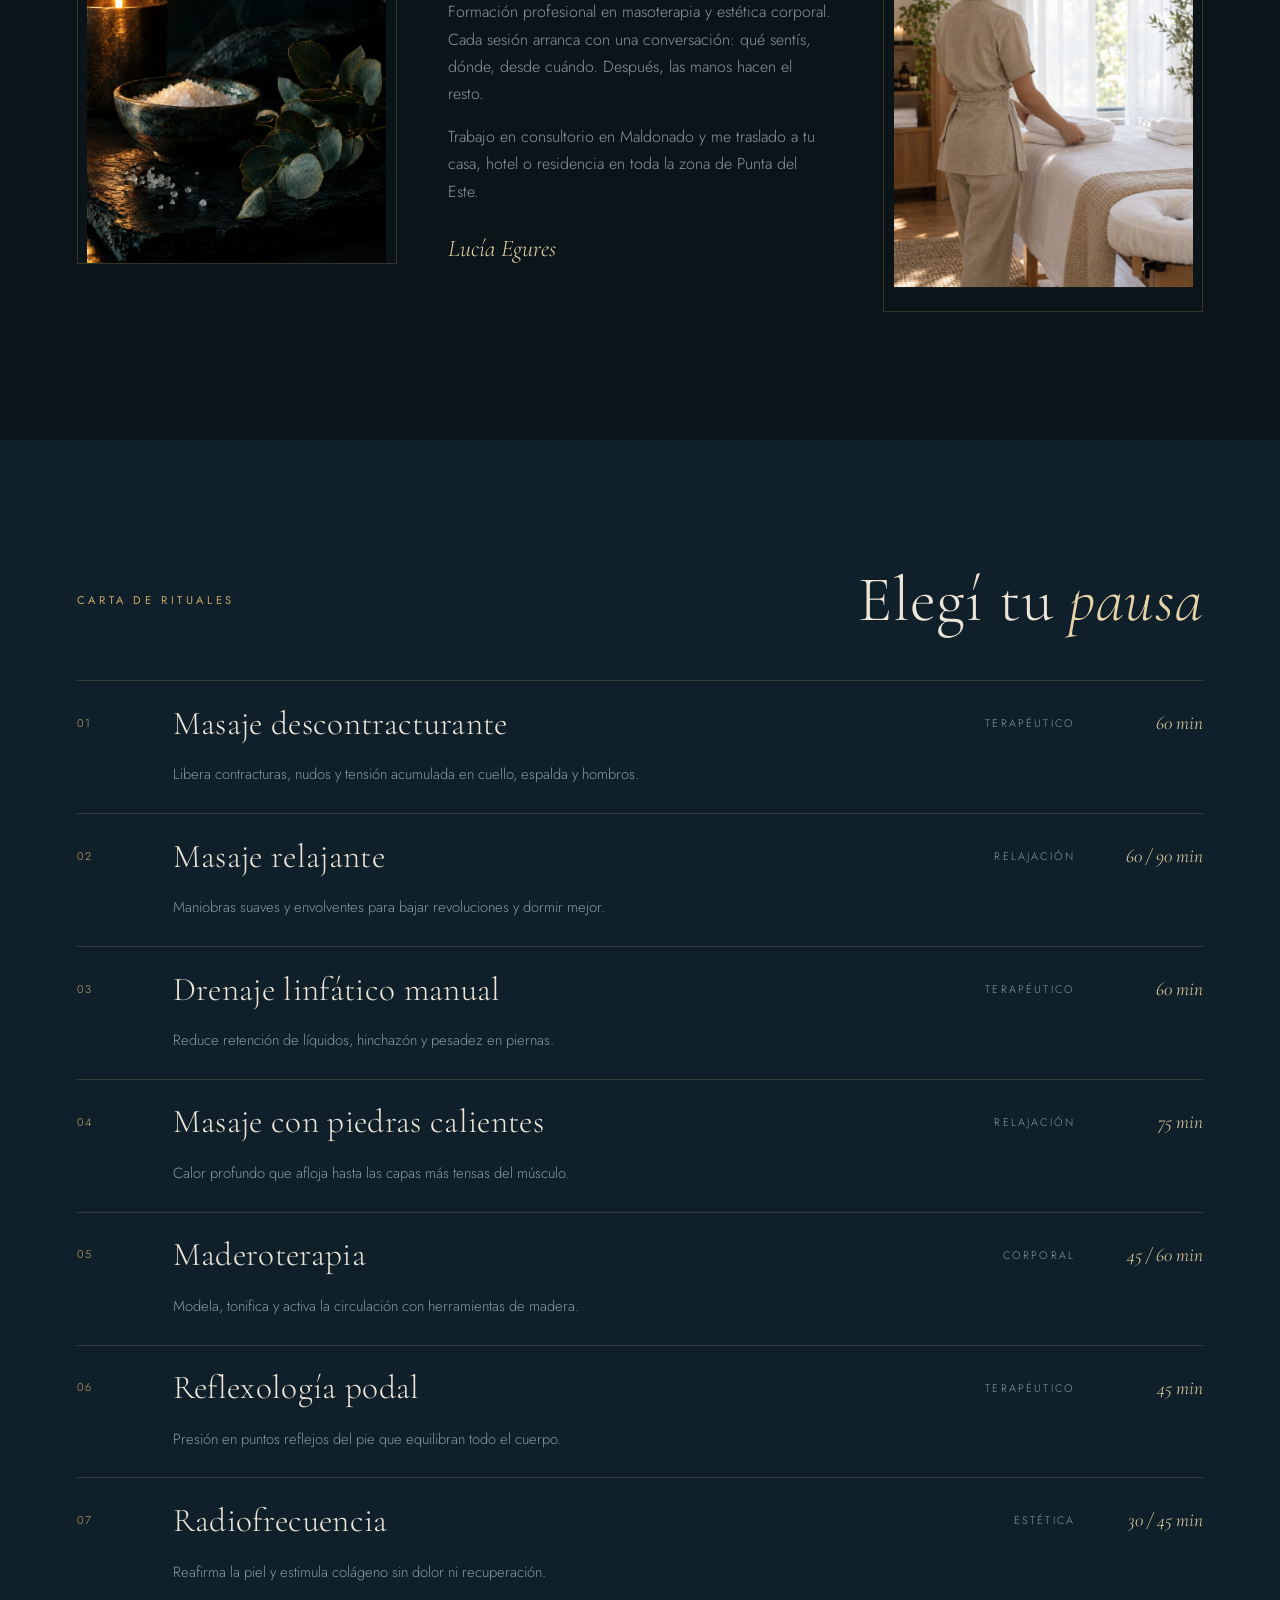
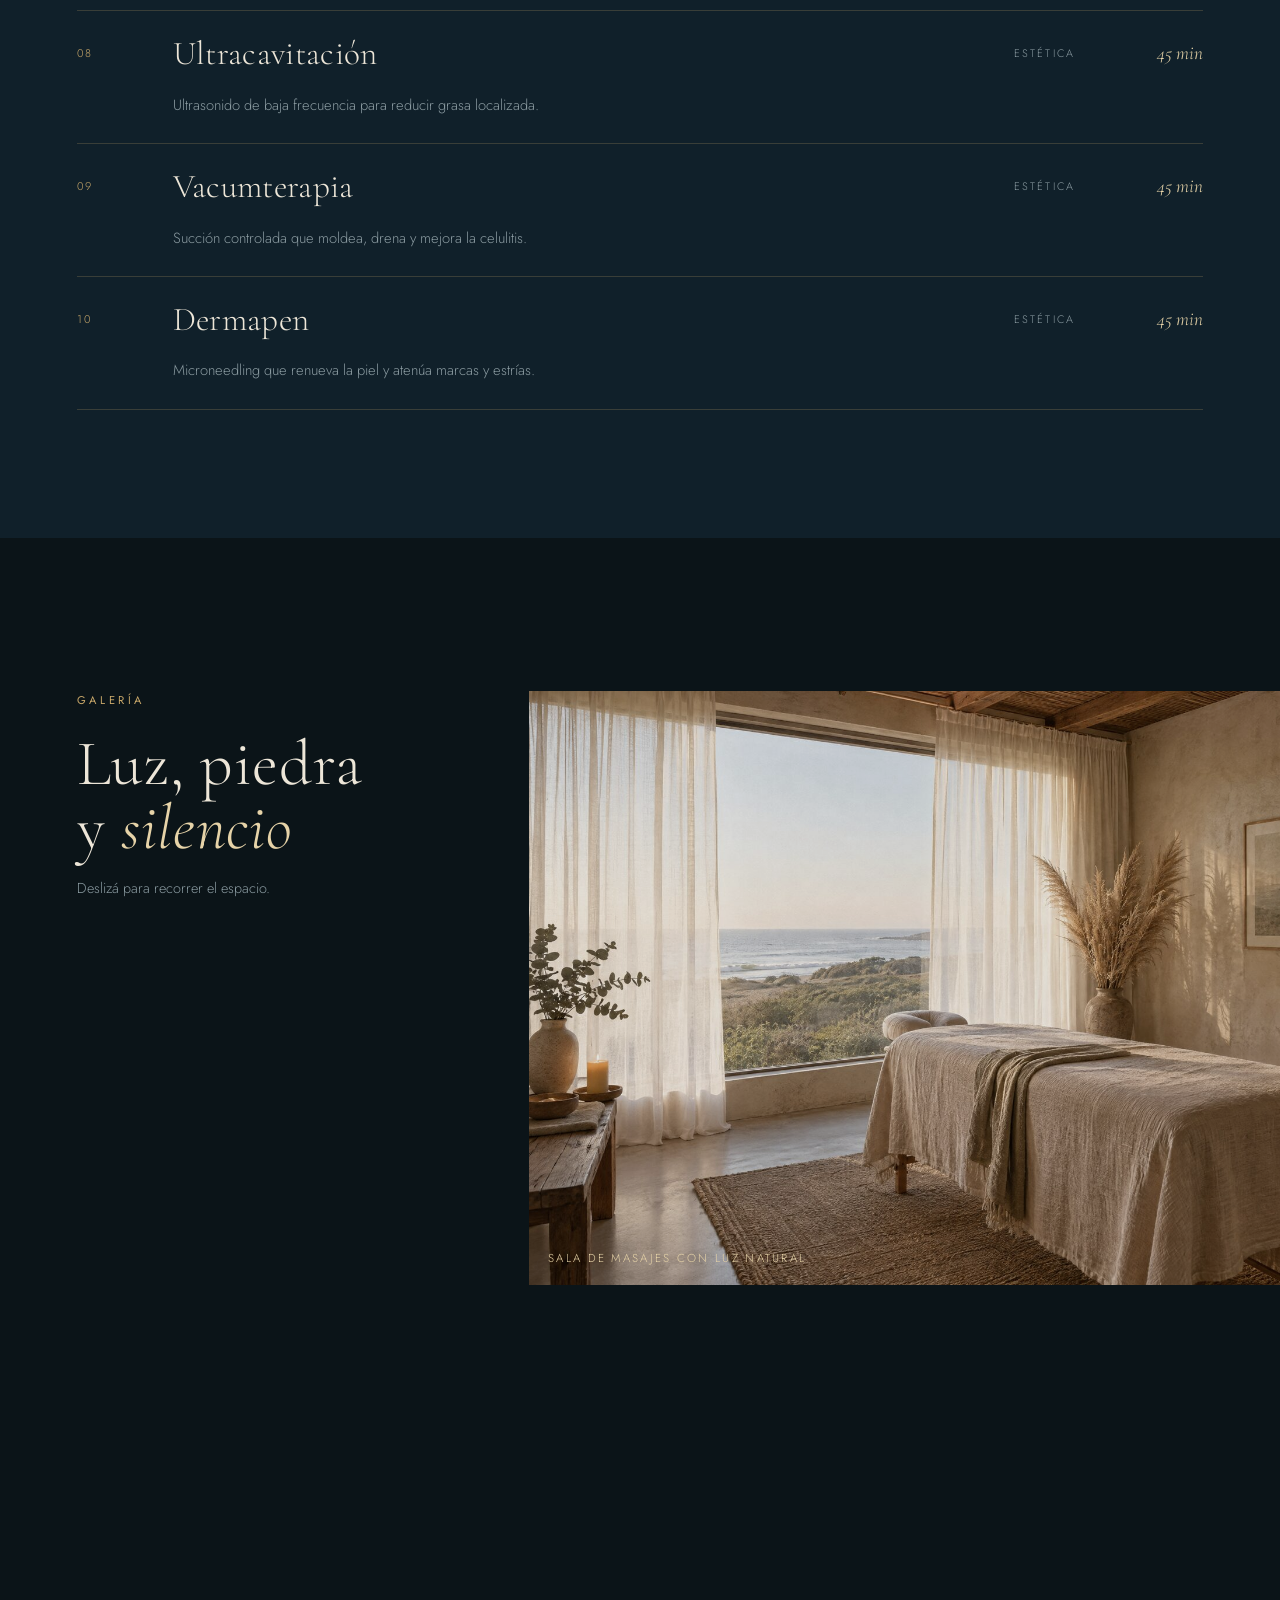
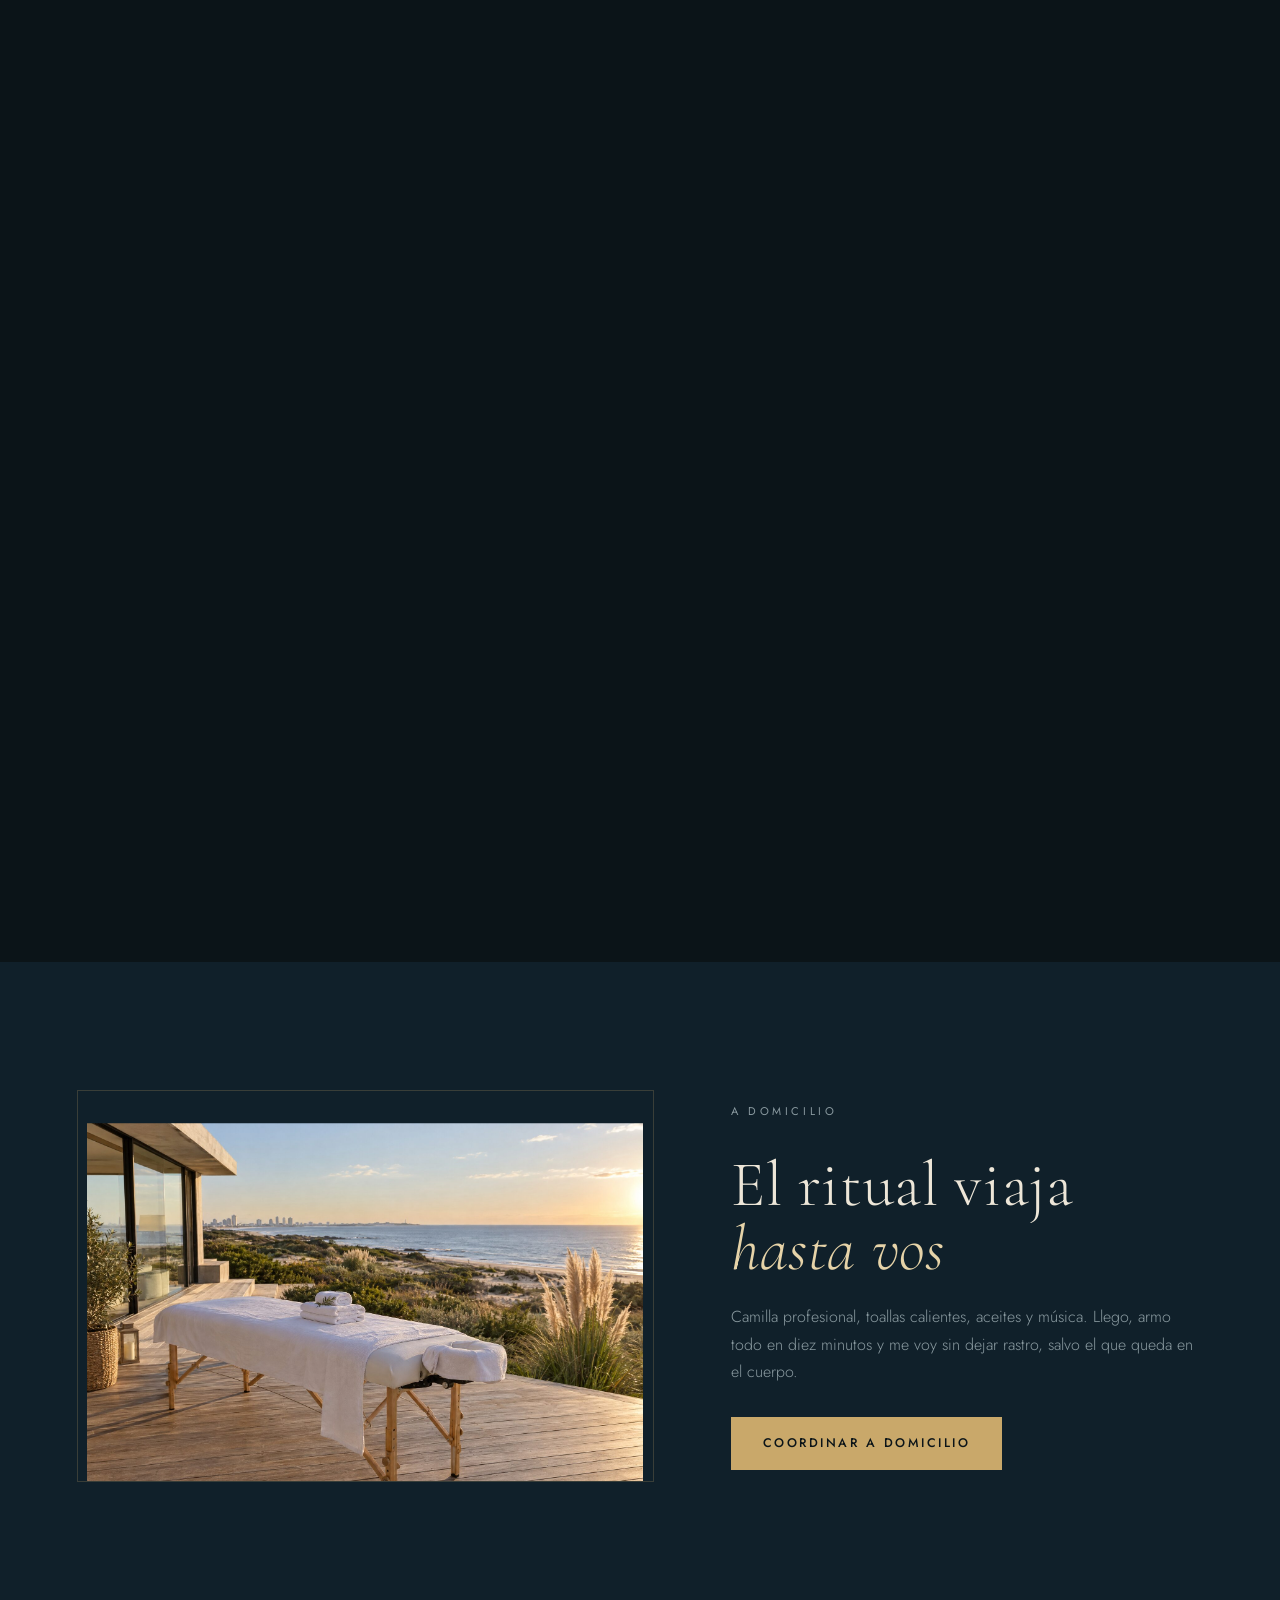
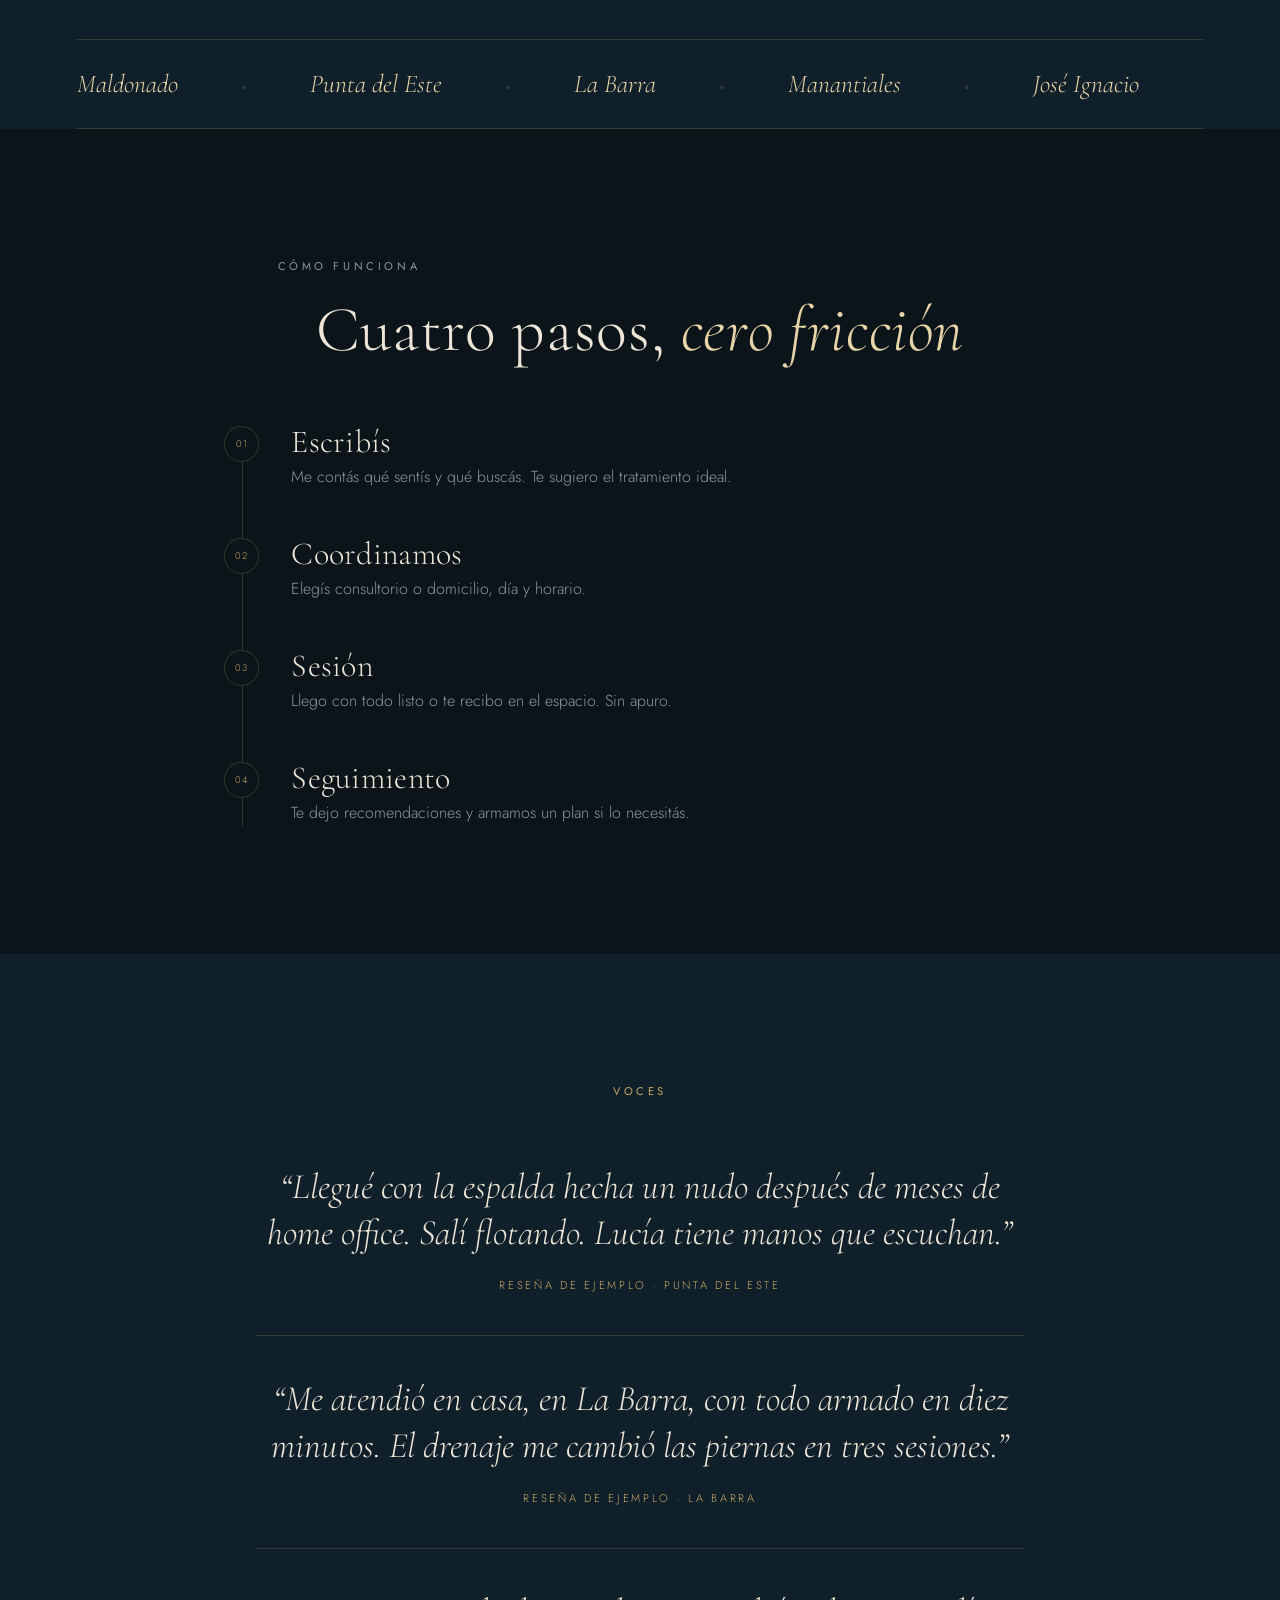
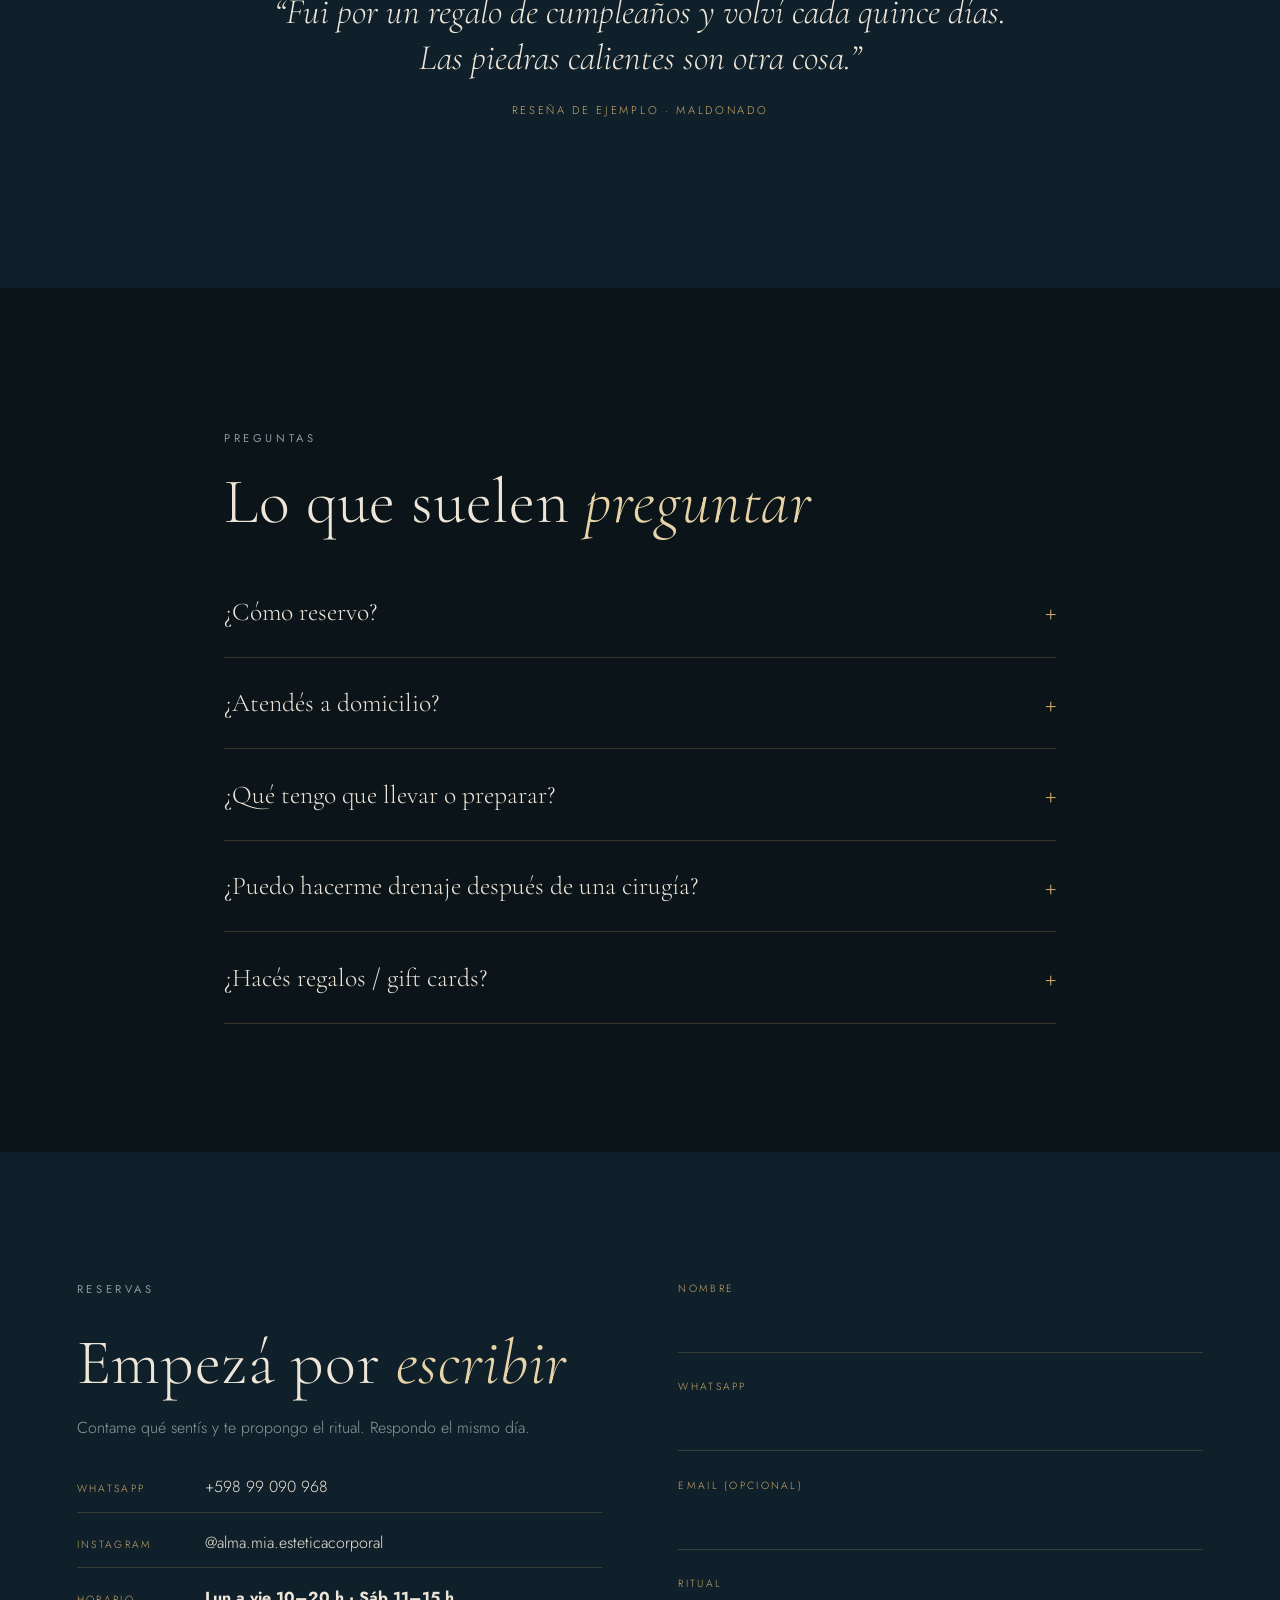
<file: v3/index.html>
<!doctype html>
<html lang="es">
<head>
<meta charset="utf-8">
<meta name="viewport" content="width=device-width, initial-scale=1">
<title>Alma mía · Rituales de masaje · Punta del Este</title>
<meta name="description" content="Masajes terapéuticos y rituales corporales de lujo en Maldonado y Punta del Este. Descontracturante, piedras calientes, drenaje linfático, maderoterapia. A domicilio.">
<link rel="icon" href="data:image/svg+xml,<svg xmlns='http://www.w3.org/2000/svg' viewBox='0 0 32 32'><rect width='32' height='32' fill='%230B1418'/><circle cx='16' cy='16' r='9' fill='none' stroke='%23C9A86A' stroke-width='1.5'/><circle cx='16' cy='16' r='3' fill='%23C9A86A'/></svg>">
<link rel="preconnect" href="https://fonts.googleapis.com">
<link rel="preconnect" href="https://fonts.gstatic.com" crossorigin>
<link href="https://fonts.googleapis.com/css2?family=Cormorant+Garamond:ital,wght@0,300;0,400;0,500;1,300;1,400&family=Jost:wght@300;400;500&display=swap" rel="stylesheet">
<link rel="stylesheet" href="style.css">
</head>
<body>
<div class="glow" id="glow"></div>
<div class="grain"></div>
<div class="loader" id="loader"><span>Alma mía</span></div>

<header class="nav" data-nav>
  <a href="#inicio" class="logo">Alma mía</a>
  <nav class="menu" data-menu>
    <a href="#manifiesto">Filosofía</a>
    <a href="#rituales">Rituales</a>
    <a href="#galeria">Galería</a>
    <a href="#domicilio">A domicilio</a>
    <a href="#contacto">Contacto</a>
  </nav>
  <a class="btn-line" data-wa>Reservar</a>
  <button class="burger" data-burger aria-label="Menú" aria-expanded="false"><span></span><span></span></button>
</header>

<!-- ===== HERO ===== -->
<section class="hero" id="inicio">
  <div class="hero-bg"><img src="../assets/img/darkroom.jpg" alt=""></div>
  <div class="hero-inner">
    <p class="eyebrow">Maldonado · Punta del Este · José Ignacio</p>
    <h1><span class="line"><span>Un ritual</span></span><span class="line"><span>para <em>el cuerpo</em></span></span></h1>
    <p class="hero-sub">Masajes terapéuticos y tratamientos corporales en un espacio pensado para desconectar. O en el tuyo.</p>
    <div class="hero-cta"><a class="btn-gold" data-wa>Reservar una sesión</a><a class="btn-line" href="#rituales">Explorar rituales</a></div>
  </div>
  <div class="hero-foot">
    <div><b>10+</b><span>rituales</span></div>
    <div><b>8</b><span>zonas a domicilio</span></div>
    <div><b>60–90</b><span>minutos de pausa</span></div>
    <a href="#manifiesto" class="down"><span></span></a>
  </div>
</section>

<!-- ===== MANIFIESTO ===== -->
<section class="manifesto" id="manifiesto">
  <p class="eyebrow">Filosofía</p>
  <p class="big" id="manifesto-text">El cuerpo guarda lo que la cabeza no logra procesar. Tensión, cansancio, ruido. Una sesión no es un lujo: es el momento en que todo eso, por fin, suelta.</p>
  <div class="man-grid">
    <figure><img src="../assets/img/candle.jpg" alt="Vela y sal marina" data-speed="0.9"></figure>
    <div class="man-text">
      <h2>Lo que hago, y <em>cómo</em></h2>
      <p>Formación profesional en masoterapia y estética corporal. Cada sesión arranca con una conversación: qué sentís, dónde, desde cuándo. Después, las manos hacen el resto.</p>
      <p>Trabajo en consultorio en Maldonado y me traslado a tu casa, hotel o residencia en toda la zona de Punta del Este.</p>
      <p class="sign">Lucía Egures</p>
    </div>
    <figure class="offset"><img src="../assets/img/therapist.jpg" alt="Preparando la sesión" data-speed="1.1"></figure>
  </div>
</section>

<!-- ===== RITUALES (carta) ===== -->
<section class="rituals" id="rituales">
  <div class="rit-head">
    <p class="eyebrow">Carta de rituales</p>
    <h2>Elegí tu <em>pausa</em></h2>
  </div>
  <div class="menu-list" id="menu-list"></div>
  <div class="hover-img" id="hover-img"><img alt=""></div>
</section>

<!-- ===== GALERÍA HORIZONTAL ===== -->
<section class="hgal" id="galeria">
  <div class="hgal-pin">
    <div class="hgal-track" id="hgal-track">
      <div class="hgal-intro"><p class="eyebrow">Galería</p><h2>Luz, piedra<br>y <em>silencio</em></h2><p class="muted">Deslizá para recorrer el espacio.</p></div>
    </div>
  </div>
</section>

<!-- ===== DOMICILIO ===== -->
<section class="home" id="domicilio">
  <figure class="home-img"><img src="../assets/img/domicilio.jpg" alt="Camilla frente al mar" data-speed="0.85"></figure>
  <div class="home-text">
    <p class="eyebrow">A domicilio</p>
    <h2>El ritual viaja<br><em>hasta vos</em></h2>
    <p>Camilla profesional, toallas calientes, aceites y música. Llego, armo todo en diez minutos y me voy sin dejar rastro, salvo el que queda en el cuerpo.</p>
    <a class="btn-gold" data-wa="Hola Lucía, quiero coordinar una sesión a domicilio.">Coordinar a domicilio</a>
  </div>
  <div class="zone-marquee"><div id="zone-track"></div></div>
</section>

<!-- ===== PROCESO ===== -->
<section class="timeline">
  <p class="eyebrow center">Cómo funciona</p>
  <h2 class="center">Cuatro pasos, <em>cero fricción</em></h2>
  <ol id="timeline"><span class="tl-line"><i></i></span></ol>
</section>

<!-- ===== TESTIMONIOS ===== -->
<section class="voices"><p class="eyebrow center">Voces</p><div id="voices"></div></section>

<!-- ===== FAQ ===== -->
<section class="faq"><div class="faq-in"><p class="eyebrow">Preguntas</p><h2>Lo que suelen <em>preguntar</em></h2><div id="faq"></div></div></section>

<!-- ===== CONTACTO ===== -->
<section class="contact" id="contacto">
  <div class="c-text">
    <p class="eyebrow">Reservas</p>
    <h2>Empezá por <em>escribir</em></h2>
    <p>Contame qué sentís y te propongo el ritual. Respondo el mismo día.</p>
    <ul>
      <li><span>WhatsApp</span><a data-tel></a></li>
      <li><span>Instagram</span><a data-ig>@alma.mia.esteticacorporal</a></li>
      <li><span>Horario</span><b>Lun a vie 10–20 h · Sáb 11–15 h</b></li>
    </ul>
  </div>
  <form class="form" data-form novalidate>
    <label><span>Nombre</span><input name="nombre" required></label>
    <label><span>WhatsApp</span><input name="telefono" required></label>
    <label><span>Email (opcional)</span><input name="email" type="email"></label>
    <label><span>Ritual</span><select name="servicio"></select></label>
    <label><span>Mensaje</span><textarea name="mensaje" rows="3"></textarea></label>
    <input type="checkbox" name="botcheck" class="hidden" tabindex="-1" autocomplete="off">
    <button class="btn-gold" type="submit">Enviar</button>
    <p class="form-status" data-status></p>
  </form>
</section>

<footer class="footer">
  <span class="logo">Alma mía</span>
  <span>Maldonado · Punta del Este · Uruguay</span>
  <span>© <span data-year></span> Lucía Egures</span>
</footer>

<!-- Drawer -->
<aside class="drawer" id="drawer" aria-hidden="true">
  <button class="drawer-close" aria-label="Cerrar">×</button>
  <img id="dr-img" alt="">
  <div class="drawer-body">
    <p class="eyebrow" id="dr-cat"></p>
    <h3 id="dr-name"></h3>
    <p id="dr-long"></p>
    <p class="muted" id="dr-dur"></p>
    <a class="btn-gold" id="dr-wa" target="_blank" rel="noopener">Reservar este ritual</a>
  </div>
</aside>
<div class="drawer-bg" id="drawer-bg"></div>

<script src="../assets/js/gsap.min.js"></script>
<script src="../assets/js/ScrollTrigger.min.js"></script>
<script>window.ALMA_BASE = "../";</script>
<script src="../shared/content.js"></script>
<script src="../shared/common.js"></script>
<script src="app.js"></script>
</body>
</html>
</file>
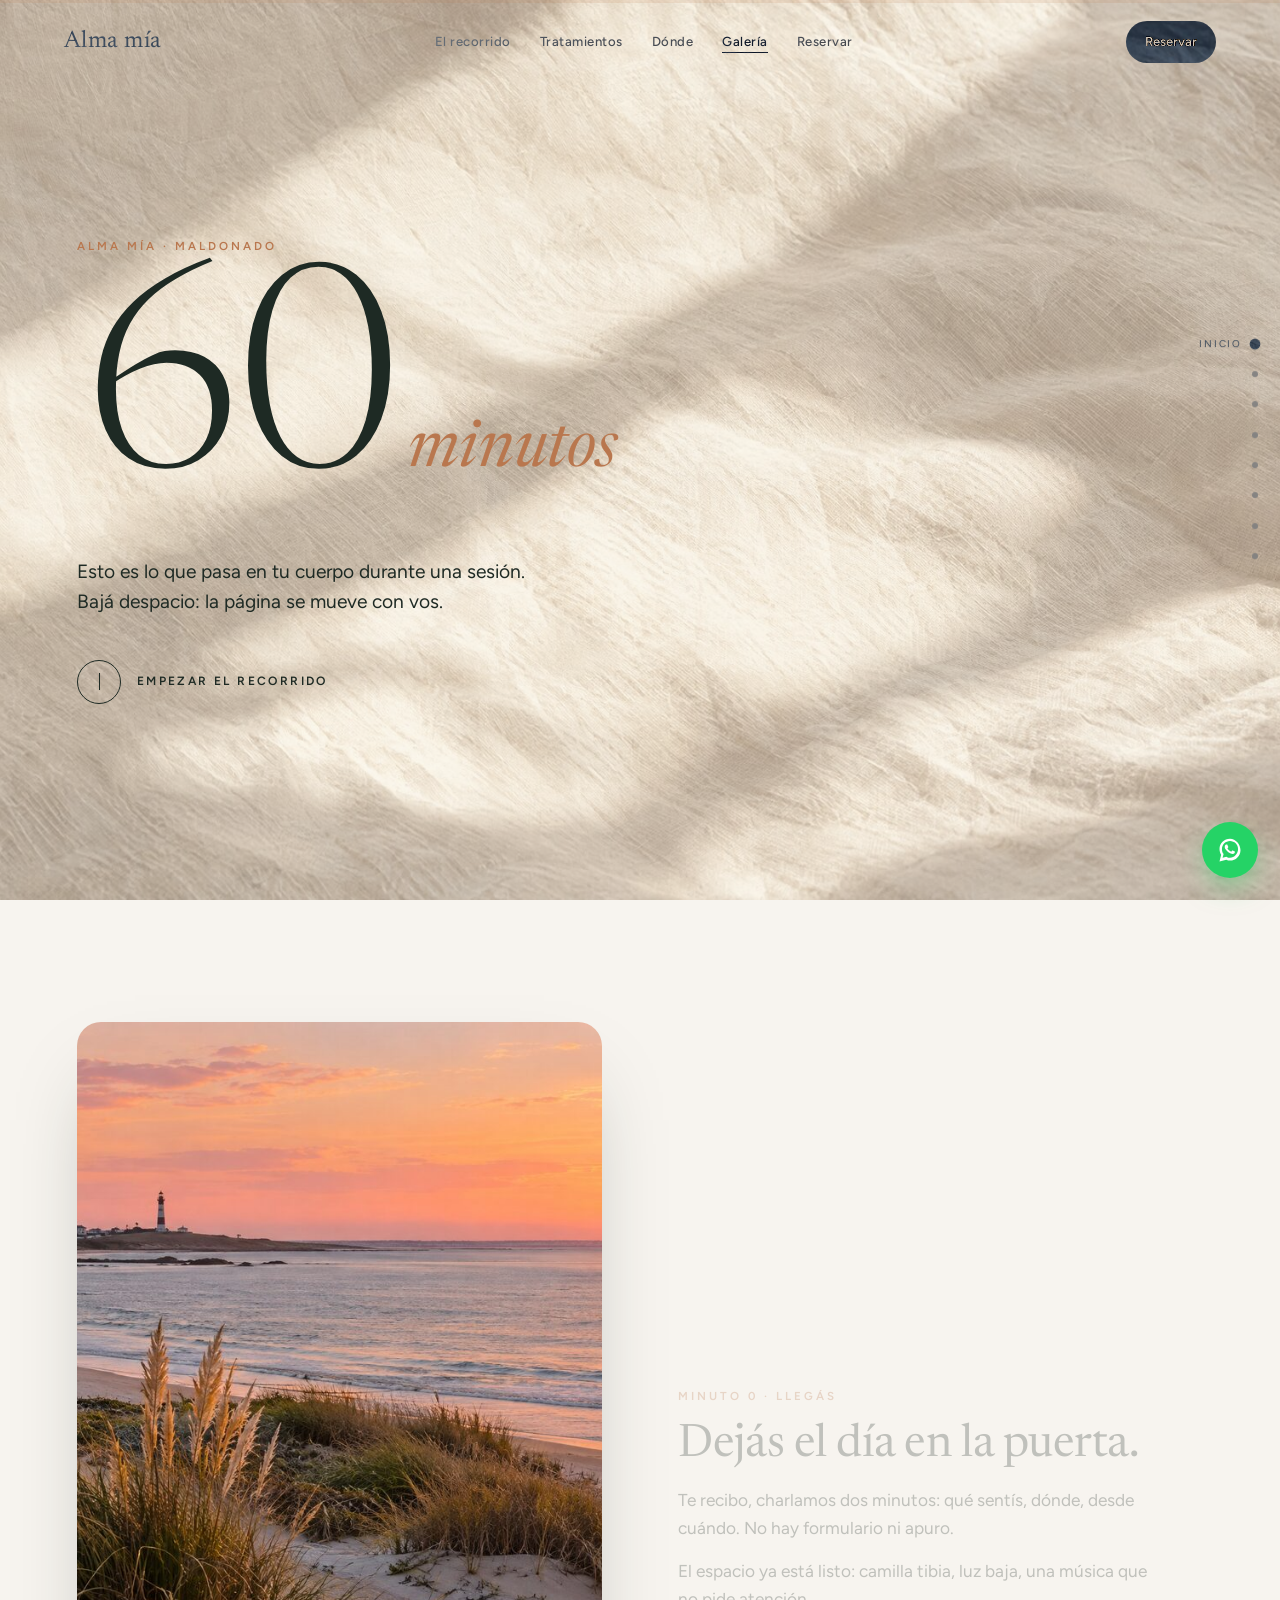
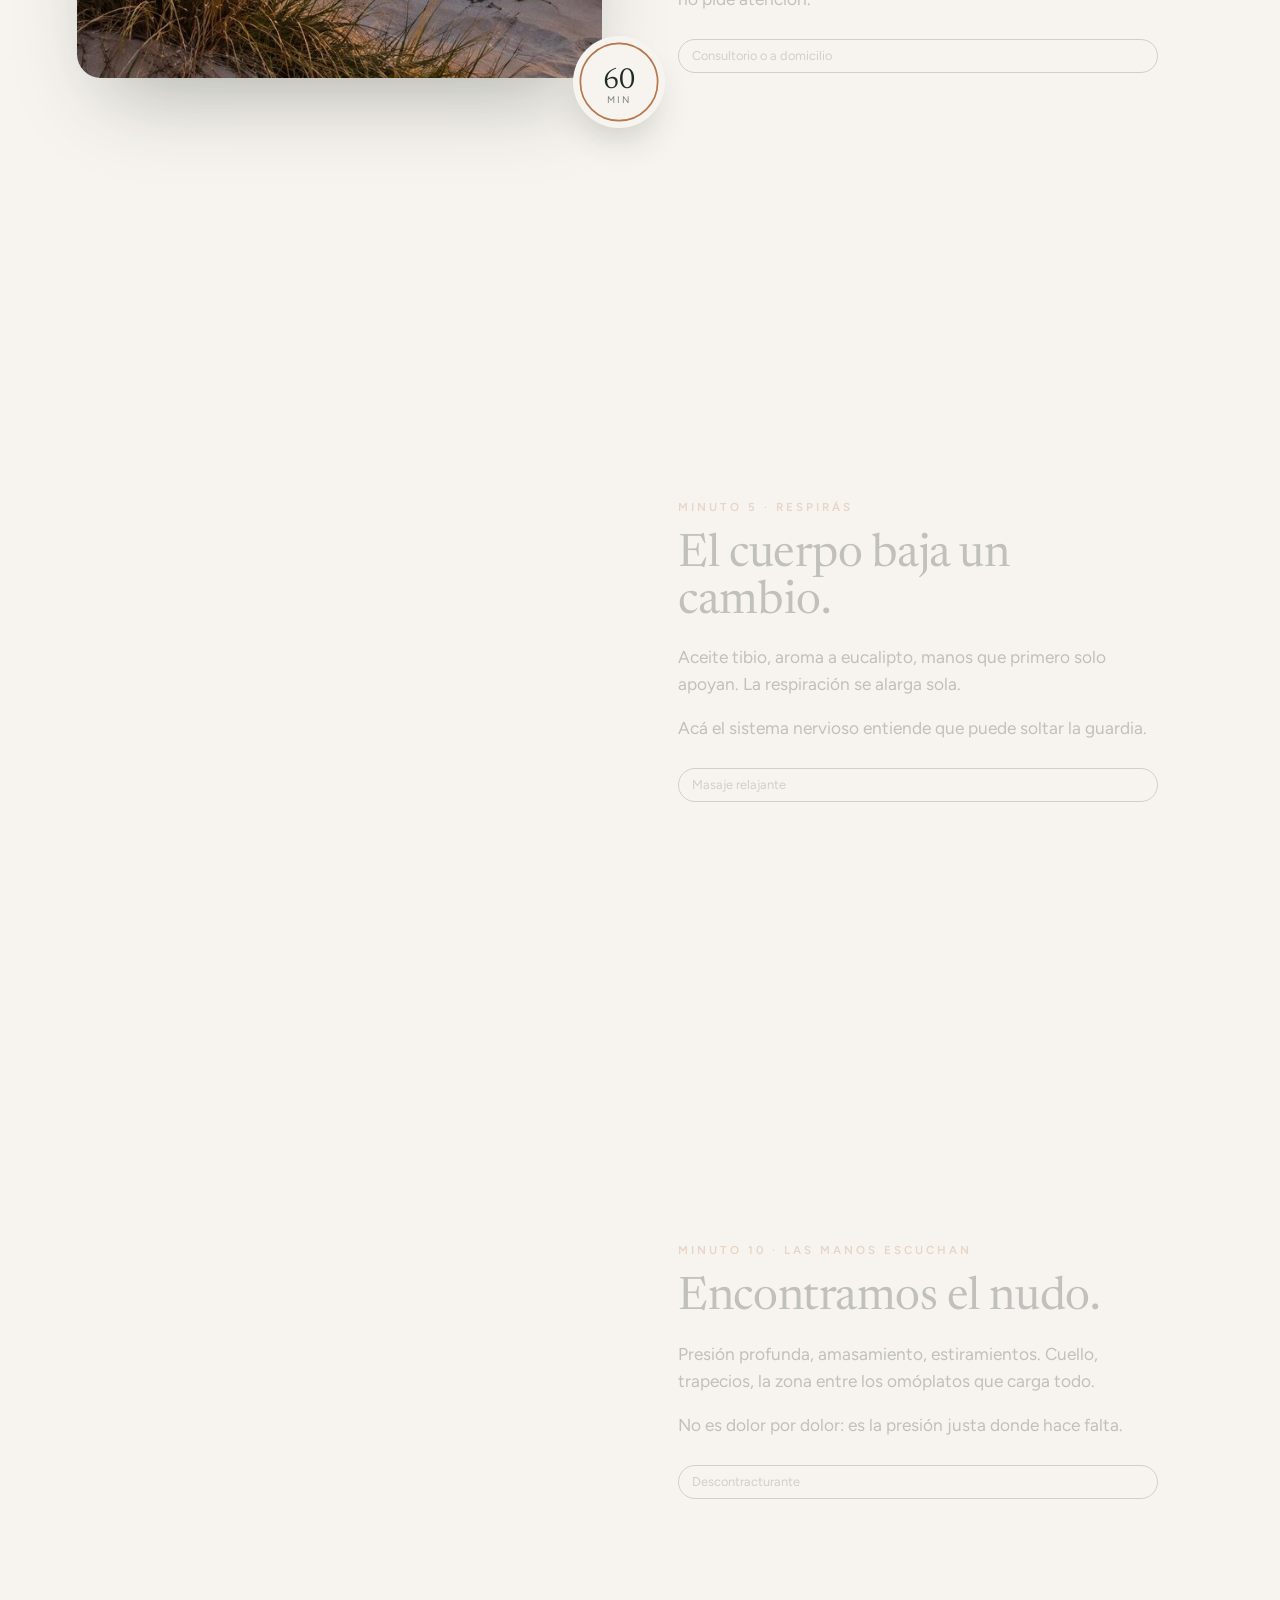
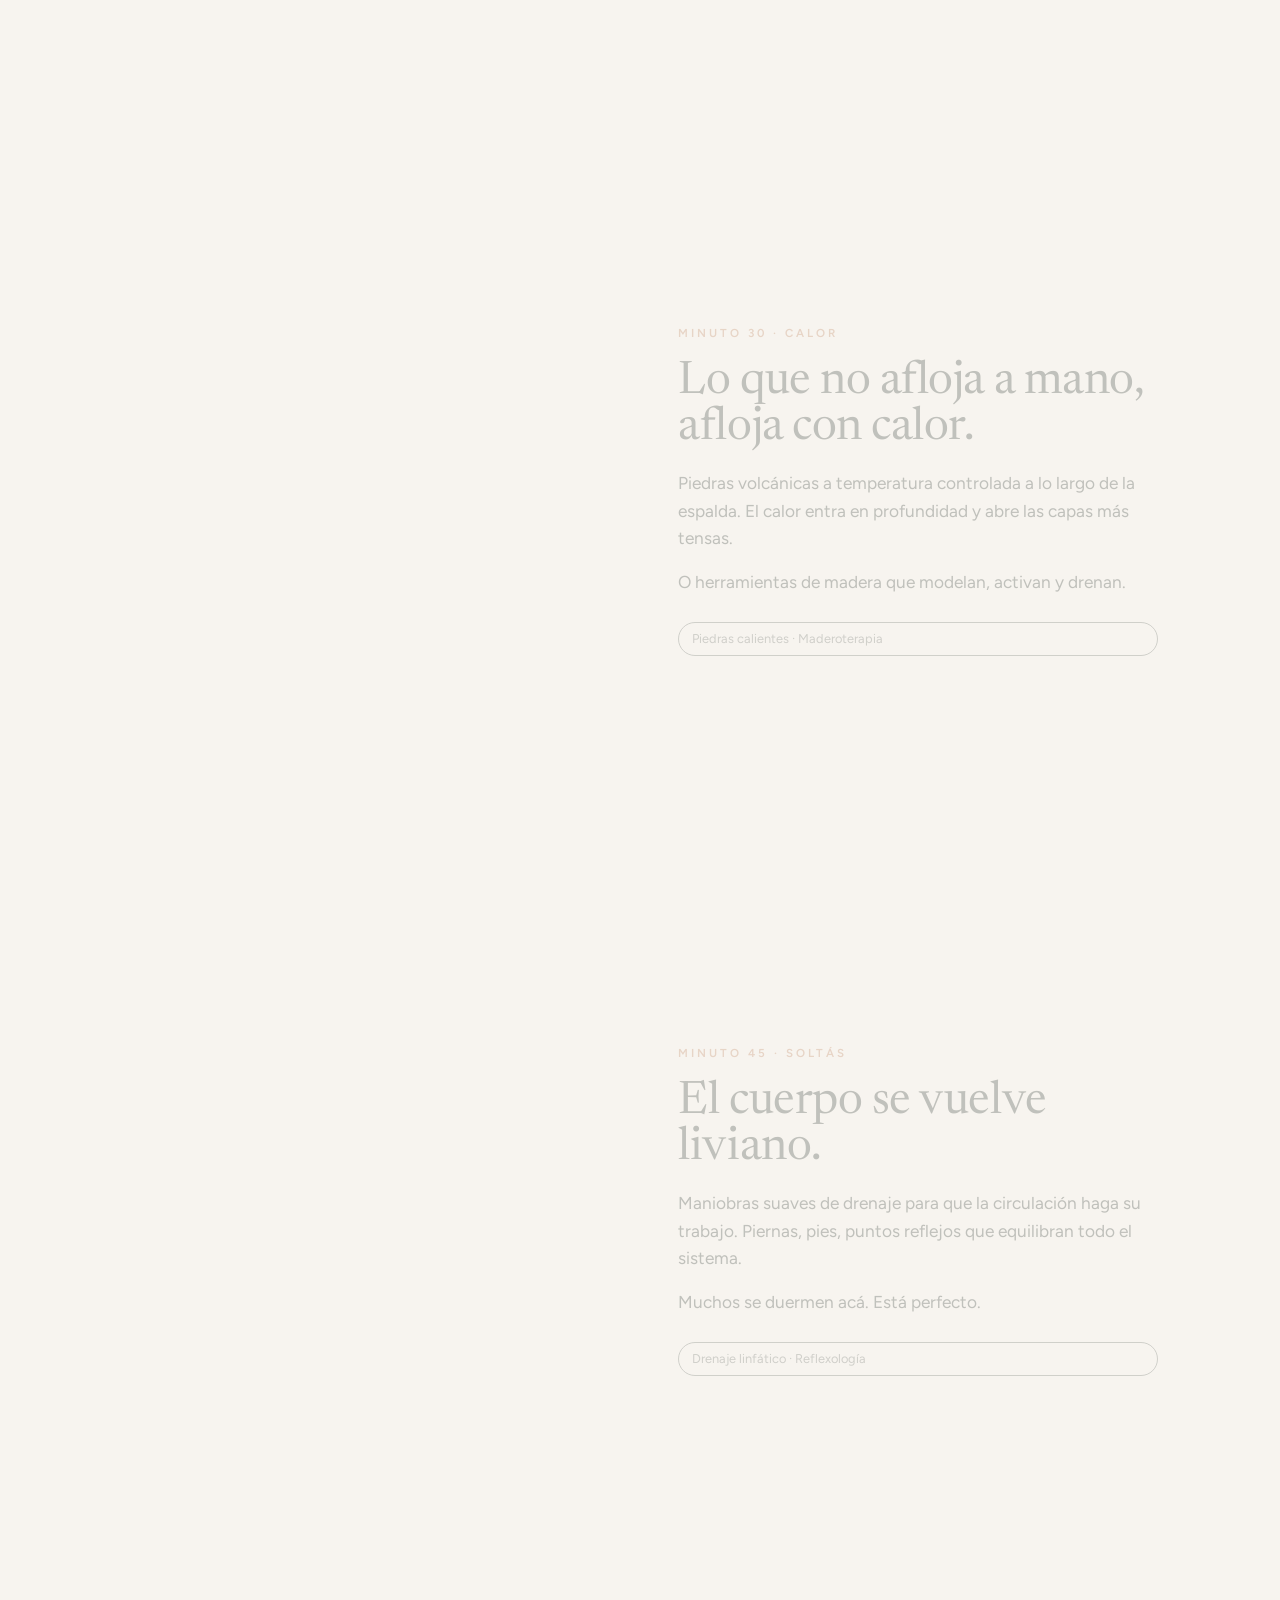
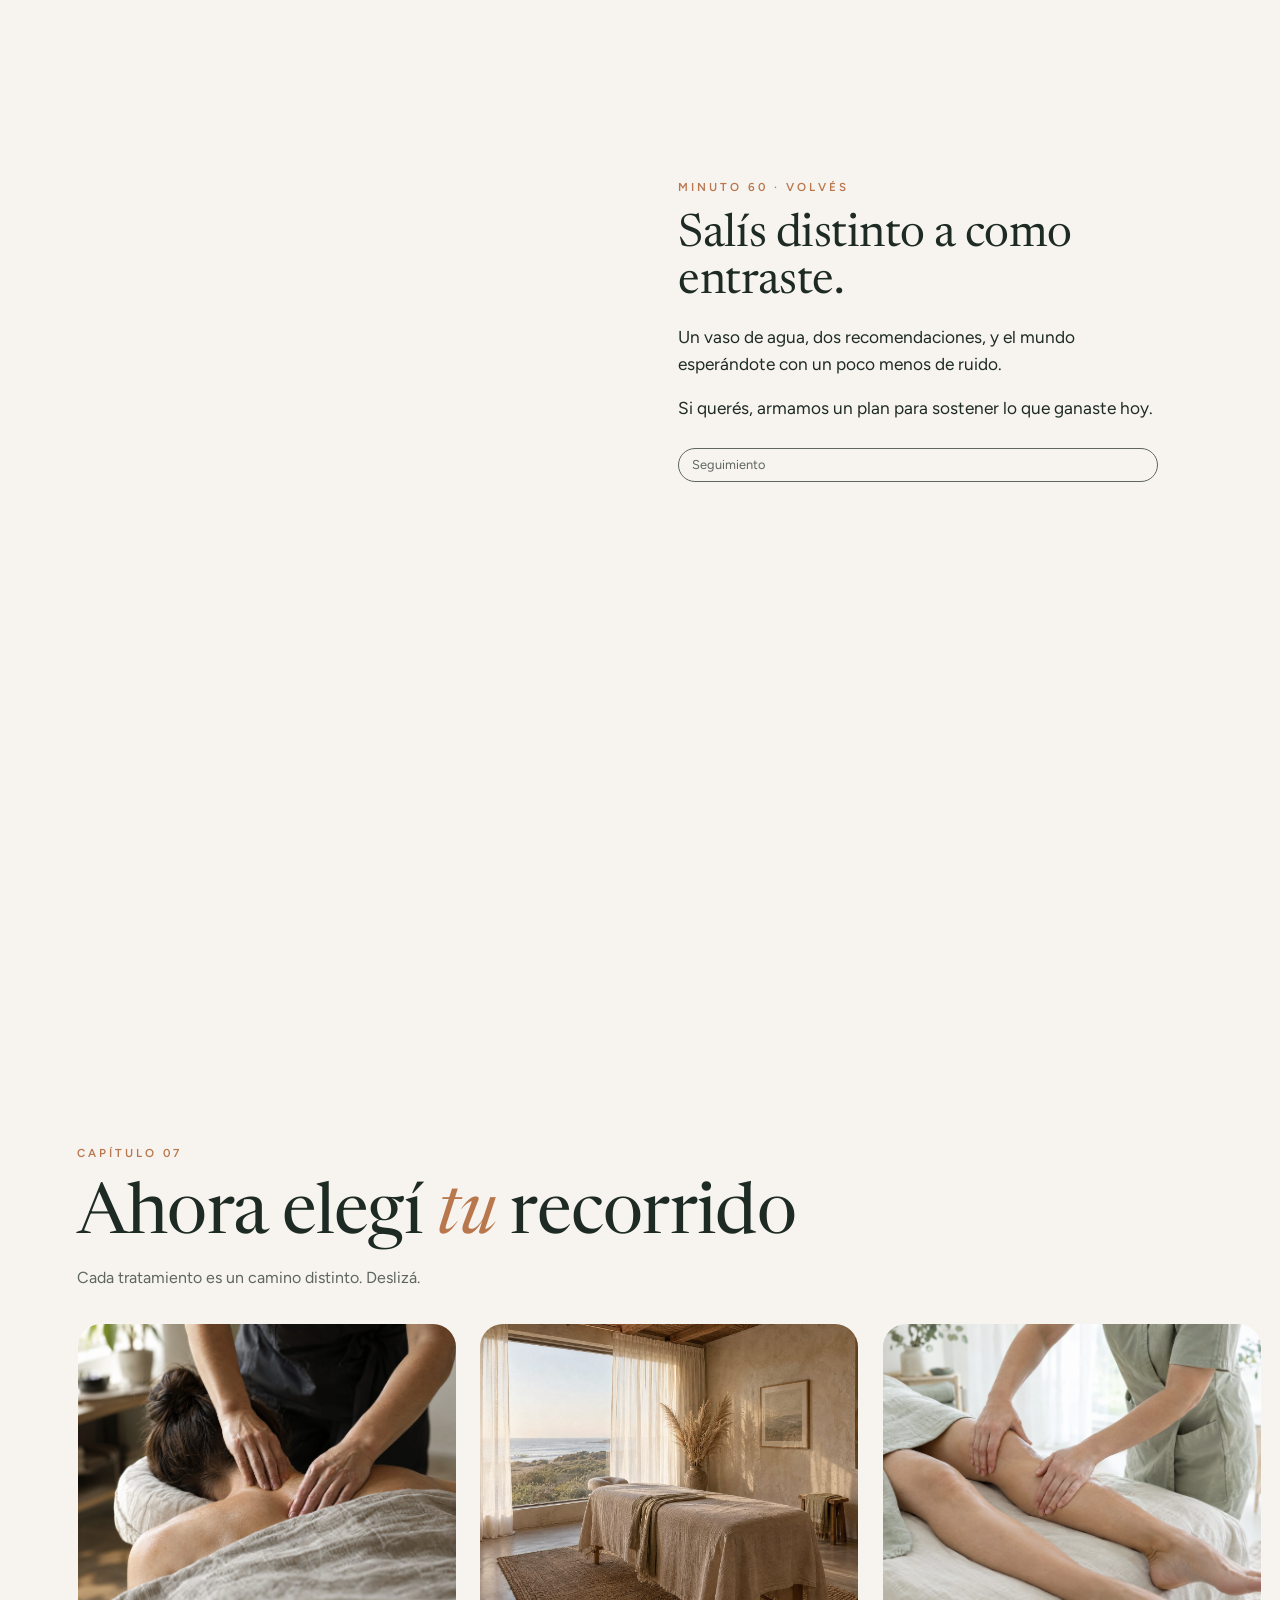
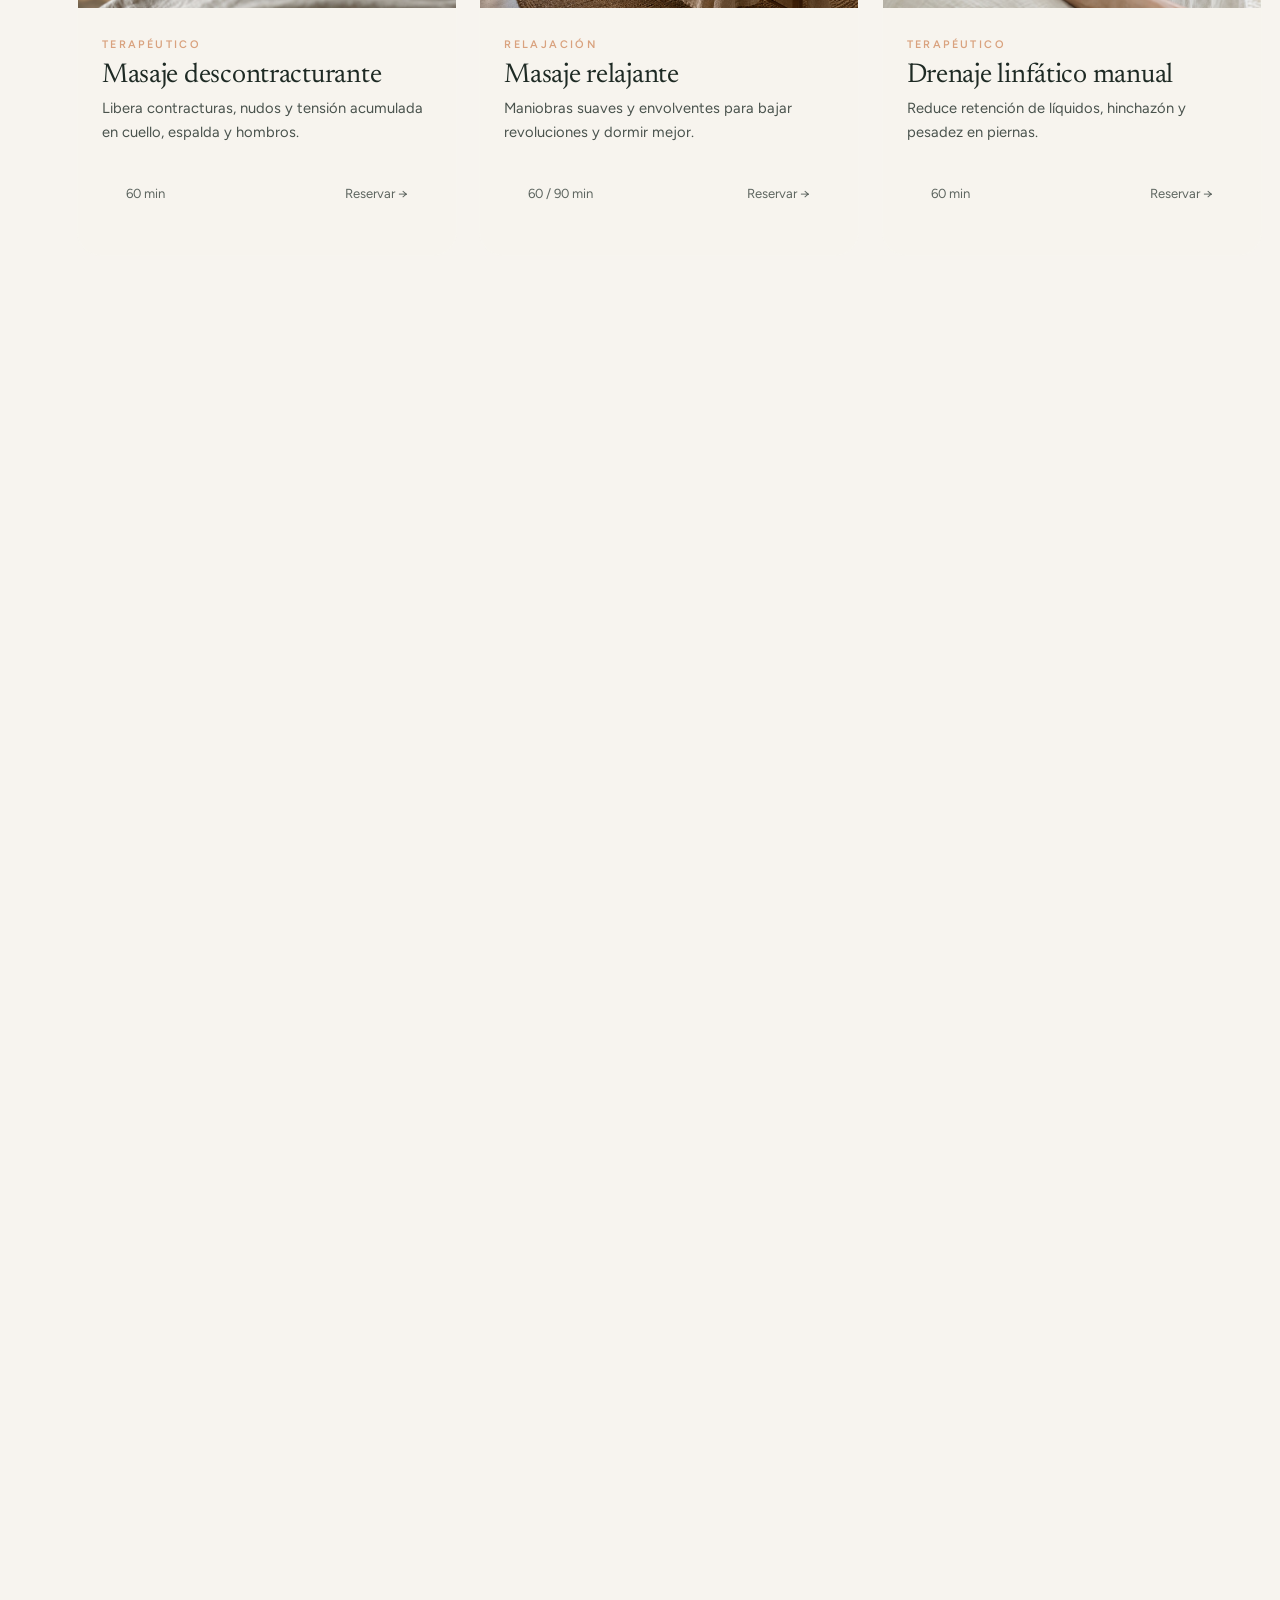
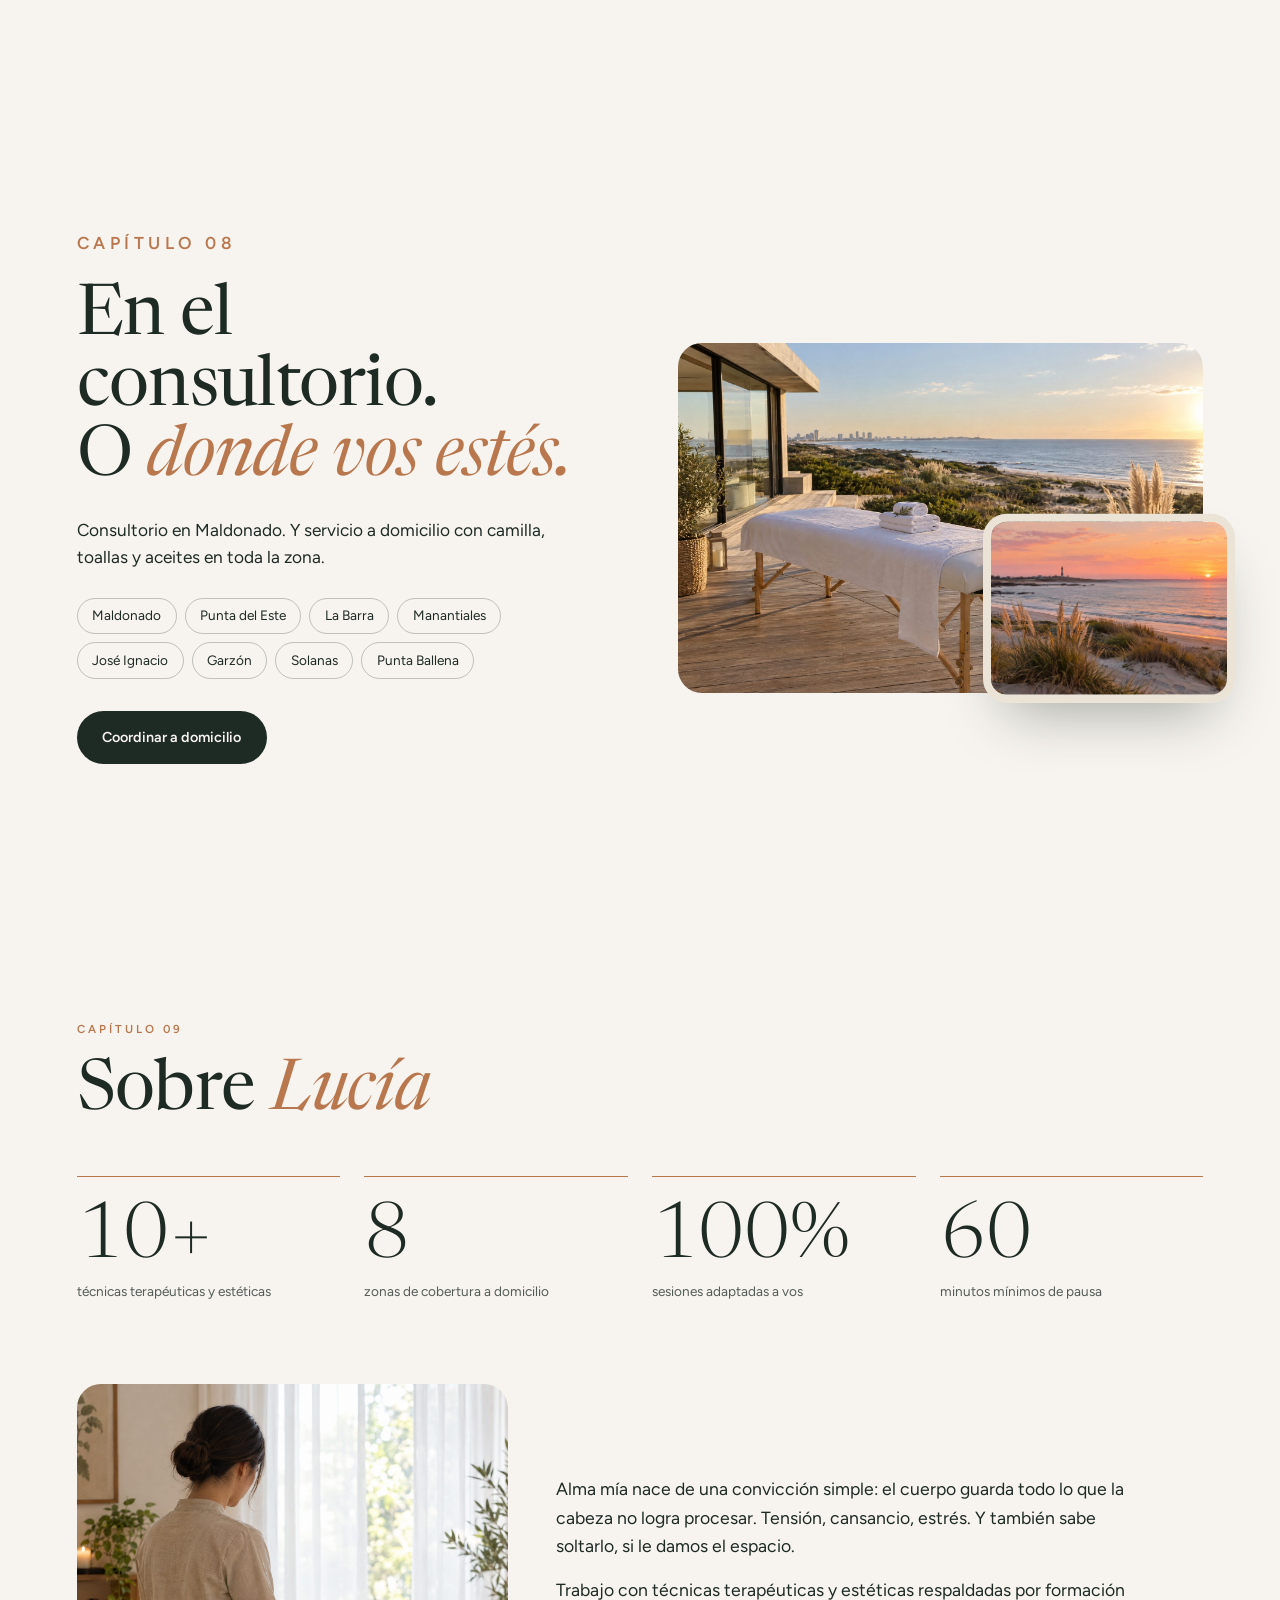
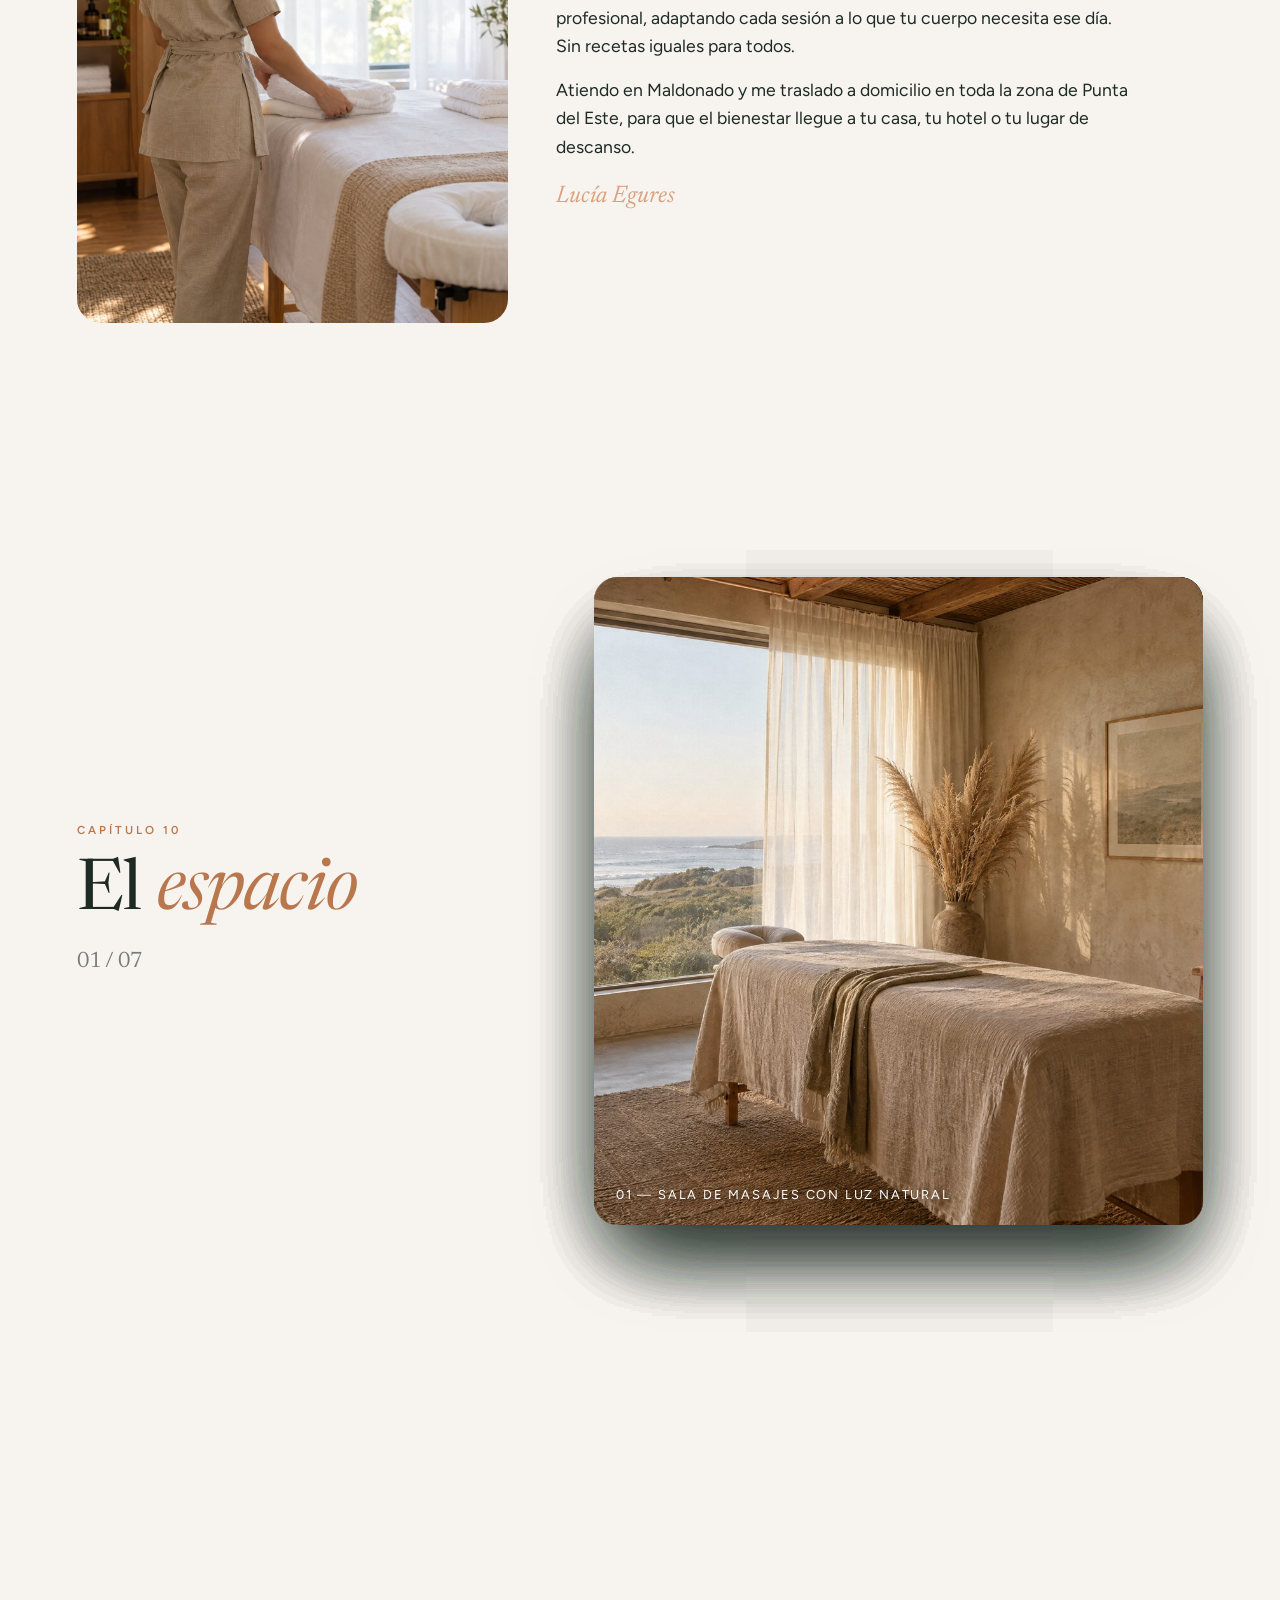
<file: v4/index.html>
<!doctype html>
<html lang="es">
<head>
<meta charset="utf-8">
<meta name="viewport" content="width=device-width, initial-scale=1">
<title>Alma mía · 60 minutos · Una sesión contada paso a paso</title>
<meta name="description" content="Un recorrido por lo que pasa en tu cuerpo durante una sesión de masaje en Alma mía. Maldonado y Punta del Este, en consultorio o a domicilio.">
<link rel="icon" href="data:image/svg+xml,<svg xmlns='http://www.w3.org/2000/svg' viewBox='0 0 32 32'><circle cx='16' cy='16' r='15' fill='%23F7F4EF'/><circle cx='16' cy='16' r='7' fill='none' stroke='%23B9774E' stroke-width='2'/><circle cx='16' cy='16' r='2' fill='%231E2A24'/></svg>">
<link rel="preconnect" href="https://fonts.googleapis.com">
<link rel="preconnect" href="https://fonts.gstatic.com" crossorigin>
<link href="https://fonts.googleapis.com/css2?family=Newsreader:ital,opsz,wght@0,6..72,300;0,6..72,400;0,6..72,500;1,6..72,300;1,6..72,400&family=Figtree:wght@300;400;500;600&display=swap" rel="stylesheet">
<link rel="stylesheet" href="style.css">
</head>
<body>
<div class="bar"><i id="bar"></i></div>

<header class="nav" data-nav>
  <a href="#inicio" class="logo">Alma mía</a>
  <nav class="menu" data-menu>
    <a href="#viaje">El recorrido</a>
    <a href="#elegir">Tratamientos</a>
    <a href="#donde">Dónde</a>
    <a href="#galeria">Galería</a>
    <a href="#contacto">Reservar</a>
  </nav>
  <a class="btn" data-wa>Reservar</a>
  <button class="burger" data-burger aria-label="Menú" aria-expanded="false"><span></span><span></span></button>
</header>

<!-- capítulos laterales -->
<aside class="chapters" id="chapters" aria-hidden="true"></aside>

<!-- ===== 00 · PORTADA ===== -->
<section class="cover" id="inicio" data-chapter="Inicio" data-bg="#F7F4EF" data-ink="#1E2A24">
  <div class="cover-media"><img src="../assets/img/linen.jpg" alt=""></div>
  <div class="cover-text">
    <p class="eyebrow">Alma mía · Maldonado</p>
    <h1><span class="num" id="cover-num">60</span><span class="unit">minutos</span></h1>
    <p class="lead">Esto es lo que pasa en tu cuerpo durante una sesión. Bajá despacio: la página se mueve con vos.</p>
    <a href="#viaje" class="scroll-cue"><span></span>Empezar el recorrido</a>
  </div>
</section>

<!-- ===== 01-06 · VIAJE (sticky media + steps) ===== -->
<section class="journey" id="viaje" data-chapter="El recorrido" data-bg="#F7F4EF" data-ink="#1E2A24">
  <div class="sticky">
    <div class="media" id="media"></div>
    <div class="clock"><svg viewBox="0 0 100 100"><circle cx="50" cy="50" r="46" fill="none" stroke="currentColor" stroke-opacity=".15" stroke-width="2"/><circle id="clock-arc" cx="50" cy="50" r="46" fill="none" stroke="currentColor" stroke-width="2" stroke-linecap="round" stroke-dasharray="289" stroke-dashoffset="289" transform="rotate(-90 50 50)"/></svg><b id="clock-min">0</b><span>min</span></div>
  </div>
  <div class="steps" id="steps"></div>
</section>

<!-- ===== 07 · ELEGÍ TU RECORRIDO (horizontal) ===== -->
<section class="choose" id="elegir" data-chapter="Tratamientos" data-bg="#1E2A24" data-ink="#F7F4EF">
  <div class="choose-pin">
    <div class="choose-head"><p class="eyebrow">Capítulo 07</p><h2>Ahora elegí <em>tu</em> recorrido</h2><p class="muted">Cada tratamiento es un camino distinto. Deslizá.</p></div>
    <div class="choose-track" id="choose-track"></div>
  </div>
</section>

<!-- ===== 08 · DÓNDE ===== -->
<section class="where" id="donde" data-chapter="Dónde" data-bg="#EAE3D6" data-ink="#1E2A24">
  <div class="where-text">
    <p class="eyebrow">Capítulo 08</p>
    <h2>En el consultorio.<br>O <em>donde vos estés.</em></h2>
    <p>Consultorio en Maldonado. Y servicio a domicilio con camilla, toallas y aceites en toda la zona.</p>
    <ul class="zone-list" id="zones"></ul>
    <a class="btn" data-wa="Hola Lucía, quiero coordinar una sesión a domicilio.">Coordinar a domicilio</a>
  </div>
  <div class="where-media"><img src="../assets/img/domicilio.jpg" alt="Camilla frente al mar" data-speed="0.8"><img class="small" src="../assets/img/coast.jpg" alt="" data-speed="1.2"></div>
</section>

<!-- ===== 09 · NÚMEROS ===== -->
<section class="numbers" data-chapter="Alma mía" data-bg="#1E2A24" data-ink="#F7F4EF">
  <p class="eyebrow">Capítulo 09</p>
  <h2>Sobre <em>Lucía</em></h2>
  <div class="num-grid">
    <div><b data-count="10+">0</b><span>técnicas terapéuticas y estéticas</span></div>
    <div><b data-count="8">0</b><span>zonas de cobertura a domicilio</span></div>
    <div><b data-count="100%">0</b><span>sesiones adaptadas a vos</span></div>
    <div><b data-count="60">0</b><span>minutos mínimos de pausa</span></div>
  </div>
  <div class="bio"><img src="../assets/img/therapist.jpg" alt="Lucía Egures"><div id="bio-text"></div></div>
</section>

<!-- ===== 10 · GALERÍA (deck) ===== -->
<section class="deck" id="galeria" data-chapter="Galería" data-bg="#F7F4EF" data-ink="#1E2A24">
  <div class="deck-pin">
    <div class="deck-head"><p class="eyebrow">Capítulo 10</p><h2>El <em>espacio</em></h2></div>
    <div class="deck-stack" id="deck"></div>
  </div>
</section>

<!-- ===== 11 · VOCES ===== -->
<section class="voices" data-chapter="Voces" data-bg="#EAE3D6" data-ink="#1E2A24">
  <p class="eyebrow">Capítulo 11</p>
  <div id="voices"></div>
</section>

<!-- ===== 12 · FIN / CONTACTO ===== -->
<section class="end" id="contacto" data-chapter="Reservar" data-bg="#1E2A24" data-ink="#F7F4EF">
  <div class="end-text">
    <p class="eyebrow">Capítulo final</p>
    <h2>Tu sesión <em>empieza</em><br>con un mensaje.</h2>
    <p>Contame qué sentís y te propongo el recorrido. Respondo el mismo día.</p>
    <ul>
      <li><span>WhatsApp</span><a data-tel></a></li>
      <li><span>Instagram</span><a data-ig>@alma.mia.esteticacorporal</a></li>
      <li><span>Horario</span><b>Lun a vie 10–20 h · Sáb 11–15 h</b></li>
    </ul>
    <details class="faq-mini" id="faq"><summary>Preguntas frecuentes</summary><div></div></details>
  </div>
  <form class="form" data-form novalidate>
    <label><span>Nombre</span><input name="nombre" required></label>
    <label><span>WhatsApp</span><input name="telefono" required></label>
    <label><span>Email (opcional)</span><input name="email" type="email"></label>
    <label><span>Tratamiento</span><select name="servicio"></select></label>
    <label><span>Mensaje</span><textarea name="mensaje" rows="3"></textarea></label>
    <input type="checkbox" name="botcheck" class="hidden" tabindex="-1" autocomplete="off">
    <button class="btn light" type="submit">Enviar</button>
    <p class="form-status" data-status></p>
  </form>
  <footer><span>Alma mía · Maldonado, Uruguay</span><span>© <span data-year></span> Lucía Egures</span></footer>
</section>

<script src="../assets/js/gsap.min.js"></script>
<script src="../assets/js/ScrollTrigger.min.js"></script>
<script>window.ALMA_BASE = "../";</script>
<script src="../shared/content.js"></script>
<script src="../shared/common.js"></script>
<script src="app.js"></script>
</body>
</html>
</file>
<file: v1/style.css>
/* ===== ALMA MÍA · v1 "Arena & Sal" · cálido, orgánico, editorial ===== */
:root{
  --sand:#F3EDE4; --cream:#FAF7F2; --paper:#EFE6D9;
  --terra:#C4704F; --terra-d:#A85A3C; --sage:#7E8F7A; --sage-l:#C9D1C2;
  --ink:#2B2622; --brown:#6B5747; --muted:#8B7D72;
  --serif:"Fraunces",Georgia,serif; --sans:"Manrope",system-ui,sans-serif;
  --r:22px; --r-sm:12px; --shadow:0 20px 60px -20px rgba(43,38,34,.25);
  --ease:cubic-bezier(.22,1,.36,1);
}
*{box-sizing:border-box;margin:0;padding:0}
html{scroll-behavior:smooth}
body{font-family:var(--sans);color:var(--ink);background:var(--cream);line-height:1.6;font-weight:400;-webkit-font-smoothing:antialiased;overflow-x:hidden}
body.no-scroll{overflow:hidden}
img{display:block;max-width:100%}
a{color:inherit;text-decoration:none}
h1,h2,h3{font-family:var(--serif);font-weight:400;line-height:1.05;letter-spacing:-.01em}
h1{font-size:clamp(2.6rem,6.2vw,5.4rem)}
h2{font-size:clamp(2rem,4vw,3.4rem)}
h3{font-size:1.5rem}
em{font-style:italic;color:var(--terra)}
.kicker{font-size:.78rem;letter-spacing:.18em;text-transform:uppercase;color:var(--terra);font-weight:600;margin-bottom:1rem}
.kicker.light{color:var(--sand)}
.center{text-align:center}
.muted{color:var(--muted)}
.hidden{display:none!important}
.section{padding:clamp(5rem,10vw,9rem) clamp(1.25rem,6vw,7rem)}
.section-head{display:flex;justify-content:space-between;align-items:flex-end;gap:2rem;flex-wrap:wrap;margin-bottom:3rem}

/* reveal */
[data-reveal]{opacity:0;transform:translateY(28px);transition:opacity .9s var(--ease),transform .9s var(--ease)}
[data-reveal].in{opacity:1;transform:none}

/* botones */
.btn{display:inline-flex;align-items:center;gap:.6rem;background:var(--ink);color:var(--cream);padding:1rem 1.7rem;border-radius:999px;font-weight:600;font-size:.95rem;border:0;cursor:pointer;transition:transform .4s var(--ease),background .3s;position:relative;overflow:hidden}
.btn::after{content:"";position:absolute;inset:0;background:var(--terra);transform:translateY(101%);transition:transform .45s var(--ease);z-index:-1}
.btn{z-index:0}
.btn:hover{transform:translateY(-2px)}
.btn:hover::after{transform:none}
.btn-sm{padding:.65rem 1.2rem;font-size:.85rem}
.btn-light{background:var(--cream);color:var(--ink)}
.btn-light::after{background:var(--sand)}
.link-arrow{font-weight:600;position:relative;padding-right:1.6rem}
.link-arrow::after{content:"→";position:absolute;right:0;transition:transform .3s}
.link-arrow:hover::after{transform:translateX(6px)}

/* nav */
.nav{position:fixed;top:0;left:0;right:0;z-index:50;display:flex;align-items:center;justify-content:space-between;padding:1.2rem clamp(1.25rem,5vw,4rem);transition:background .4s,padding .4s,box-shadow .4s}
.nav.scrolled{background:rgba(250,247,242,.85);backdrop-filter:blur(14px);padding:.8rem clamp(1.25rem,5vw,4rem);box-shadow:0 1px 0 rgba(43,38,34,.06)}
.logo{font-family:var(--serif);font-size:1.5rem;display:flex;align-items:center;gap:.5rem}
.logo em{color:var(--terra)}
.logo-mark{width:12px;height:12px;border-radius:50%;background:var(--terra);display:inline-block;box-shadow:0 0 0 4px rgba(196,112,79,.2)}
.menu{display:flex;gap:2rem;align-items:center;font-size:.92rem;font-weight:500}
.menu a:not(.btn){position:relative;padding:.2rem 0}
.menu a:not(.btn)::after{content:"";position:absolute;left:0;bottom:-2px;height:1px;width:100%;background:var(--terra);transform:scaleX(0);transform-origin:right;transition:transform .4s var(--ease)}
.menu a:not(.btn):hover::after,.menu a.active::after{transform:scaleX(1);transform-origin:left}
.burger{display:none;width:44px;height:44px;border:0;background:0;cursor:pointer;flex-direction:column;gap:6px;align-items:center;justify-content:center}
.burger span{width:24px;height:2px;background:var(--ink);transition:.3s}
.burger.open span:first-child{transform:translateY(4px) rotate(45deg)}
.burger.open span:last-child{transform:translateY(-4px) rotate(-45deg)}

/* hero */
.hero{min-height:100vh;display:grid;grid-template-columns:1.05fr 1fr;align-items:center;gap:3rem;padding:8rem clamp(1.25rem,6vw,7rem) 5rem;position:relative;background:radial-gradient(ellipse at 20% 10%,#fff 0,var(--cream) 40%,var(--sand) 100%)}
.hero-text .lead{font-size:1.15rem;color:var(--brown);max-width:36rem;margin:1.6rem 0 2.2rem}
.hero-cta{display:flex;gap:1.8rem;align-items:center;flex-wrap:wrap}
.hero-meta{display:flex;gap:2.5rem;margin-top:3.5rem;padding-top:1.5rem;border-top:1px solid rgba(43,38,34,.12);flex-wrap:wrap}
.hero-meta div{display:flex;flex-direction:column;font-size:.85rem;color:var(--muted)}
.hero-meta strong{color:var(--ink);font-weight:600}
/* split text */
.split .w{display:inline-block;overflow:hidden;vertical-align:bottom;margin-right:.22em}
.split .w span{display:inline-block;transform:translateY(110%);animation:up 1s var(--ease) forwards}
@keyframes up{to{transform:none}}
.hero-visual{position:relative;height:min(78vh,720px)}
.hero-img{position:absolute;inset:0 0 0 8%;border-radius:200px 200px var(--r) var(--r);overflow:hidden;box-shadow:var(--shadow);animation:fade 1.4s var(--ease) both}
.hero-img img{width:100%;height:100%;object-fit:cover;transform:scale(1.08);animation:zoom 2.4s var(--ease) forwards}
@keyframes zoom{to{transform:scale(1)}}
@keyframes fade{from{opacity:0;clip-path:inset(0 0 100% 0 round 200px)}to{opacity:1;clip-path:inset(0 round 200px 200px 22px 22px)}}
.hero-card{position:absolute;left:-6%;bottom:12%;background:var(--cream);padding:.8rem 1.1rem .8rem .8rem;border-radius:var(--r-sm);display:flex;gap:.9rem;align-items:center;box-shadow:var(--shadow);animation:floaty 6s ease-in-out infinite;font-size:.85rem}
.hero-card img{width:58px;height:58px;object-fit:cover;border-radius:8px}
.hero-card b{display:block;font-weight:600}
.hero-card span{color:var(--muted)}
@keyframes floaty{0%,100%{translate:0 0}50%{translate:0 -10px}}
.hero-badge{position:absolute;right:-2%;top:4%;width:128px;height:128px;display:grid;place-items:center}
.hero-badge svg{position:absolute;inset:0;animation:spin 18s linear infinite;fill:var(--ink)}
.hero-badge text{font-size:8.5px;letter-spacing:.15em;text-transform:uppercase;font-family:var(--sans);font-weight:600}
.hero-badge span{font-size:2rem;color:var(--terra)}
@keyframes spin{to{transform:rotate(360deg)}}
.scroll-hint{position:absolute;left:clamp(1.25rem,6vw,7rem);bottom:2rem;font-size:.72rem;letter-spacing:.2em;text-transform:uppercase;color:var(--muted);display:flex;align-items:center;gap:.8rem}
.scroll-hint span{width:40px;height:1px;background:var(--muted);position:relative;overflow:hidden}
.scroll-hint span::after{content:"";position:absolute;inset:0;background:var(--terra);animation:line 2s infinite}
@keyframes line{from{transform:translateX(-100%)}to{transform:translateX(100%)}}

/* marquee */
.marquee{overflow:hidden;background:var(--ink);color:var(--sand);padding:1.1rem 0;font-family:var(--serif);font-size:1.25rem;white-space:nowrap}
.track{display:inline-flex;gap:3rem;animation:marq 32s linear infinite}
.track span::after{content:"✺";margin-left:3rem;color:var(--terra)}
@keyframes marq{to{transform:translateX(-50%)}}

/* about */
.about{display:grid;grid-template-columns:1fr 1.1fr;gap:clamp(2rem,6vw,6rem);align-items:center}
.about-img{position:relative}
.about-img>img{border-radius:var(--r);aspect-ratio:4/5;object-fit:cover;width:100%}
.about-mini{position:absolute;right:-8%;bottom:-8%;width:42%;border-radius:var(--r-sm);overflow:hidden;box-shadow:var(--shadow);border:6px solid var(--cream)}
.about-mini img{aspect-ratio:4/5;object-fit:cover}
.about-text p{color:var(--brown);margin-bottom:1.1rem;font-size:1.05rem}
.about-text h2{margin-bottom:1.4rem}
.stats{display:flex;gap:2.5rem;margin:2.2rem 0 1.5rem;flex-wrap:wrap}
.stats div{display:flex;flex-direction:column}
.stats b{font-family:var(--serif);font-size:2.6rem;color:var(--terra);line-height:1}
.stats span{font-size:.85rem;color:var(--muted)}
.sign{font-family:var(--serif);font-style:italic;color:var(--ink)!important;font-size:1.1rem}

/* services */
.services{background:var(--sand);border-radius:0 120px 0 0}
.chips{display:flex;gap:.6rem;flex-wrap:wrap}
.chip{border:1px solid rgba(43,38,34,.2);background:transparent;padding:.55rem 1.1rem;border-radius:999px;font:inherit;font-size:.85rem;cursor:pointer;transition:.3s}
.chip:hover{border-color:var(--ink)}
.chip.active{background:var(--ink);color:var(--cream);border-color:var(--ink)}
.grid{display:grid;grid-template-columns:repeat(auto-fill,minmax(280px,1fr));gap:1.4rem}
.card{background:var(--cream);border-radius:var(--r);overflow:hidden;cursor:pointer;transition:transform .5s var(--ease),box-shadow .5s,opacity .4s;position:relative}
.card:hover{transform:translateY(-6px);box-shadow:var(--shadow)}
.card.hide{display:none}
.card-img{aspect-ratio:4/3;overflow:hidden;position:relative}
.card-img img{width:100%;height:100%;object-fit:cover;transition:transform .8s var(--ease)}
.card:hover .card-img img{transform:scale(1.06)}
.card-img .tag{position:absolute;top:1rem;left:1rem;background:rgba(250,247,242,.9);backdrop-filter:blur(6px);font-size:.72rem;letter-spacing:.1em;text-transform:uppercase;padding:.35rem .7rem;border-radius:999px;font-weight:600}
.card-body{padding:1.4rem 1.5rem 1.6rem}
.card-body h3{margin-bottom:.5rem;font-size:1.45rem}
.card-body p{color:var(--brown);font-size:.95rem}
.card-foot{display:flex;justify-content:space-between;align-items:center;margin-top:1.2rem;font-size:.85rem;color:var(--muted)}
.card-foot b{color:var(--terra);font-weight:600;transition:transform .3s;display:inline-block}
.card:hover .card-foot b{transform:translateX(4px)}

/* process */
.process{background:var(--sand)}
.steps{list-style:none;display:grid;grid-template-columns:repeat(4,1fr);gap:1.5rem;margin-top:3.5rem;counter-reset:s}
.steps li{position:relative;padding:2rem 1.6rem;background:var(--cream);border-radius:var(--r);transition:.5s var(--ease)}
.steps li:hover{transform:translateY(-6px)}
.steps .n{font-family:var(--serif);font-size:3rem;color:var(--sage-l);line-height:1}
.steps h3{margin:.8rem 0 .5rem}
.steps p{color:var(--brown);font-size:.95rem}
.steps li::after{content:"→";position:absolute;right:-1.1rem;top:50%;color:var(--terra);font-size:1.3rem}
.steps li:last-child::after{display:none}

/* gallery */
.masonry{columns:3;column-gap:1.2rem}
.masonry figure{break-inside:avoid;margin:0 0 1.2rem;border-radius:var(--r-sm);overflow:hidden;position:relative;cursor:zoom-in}
.masonry img{width:100%;transition:transform .8s var(--ease),filter .5s}
.masonry figure:hover img{transform:scale(1.04)}
.masonry figcaption{position:absolute;inset:auto 0 0 0;padding:1.6rem 1.2rem .9rem;background:linear-gradient(transparent,rgba(43,38,34,.6));color:var(--cream);font-size:.85rem;opacity:0;transition:.4s;transform:translateY(8px)}
.masonry figure:hover figcaption{opacity:1;transform:none}

/* domicilio */
.section-full{position:relative;min-height:88vh;display:grid;place-items:center;overflow:hidden;color:var(--cream);text-align:center;padding:6rem 1.25rem}
.home-bg{position:absolute;inset:-15% 0;z-index:0}
.home-bg img{width:100%;height:100%;object-fit:cover}
.home-bg::after{content:"";position:absolute;inset:0;background:linear-gradient(180deg,rgba(43,38,34,.55),rgba(43,38,34,.35) 50%,rgba(43,38,34,.7))}
.home-content{position:relative;z-index:1;max-width:46rem}
.home-content p{font-size:1.1rem;opacity:.92;margin:1.4rem auto 2rem}
.zones{list-style:none;display:flex;flex-wrap:wrap;gap:.6rem;justify-content:center;margin-bottom:2.4rem}
.zones li{border:1px solid rgba(250,247,242,.45);padding:.5rem 1rem;border-radius:999px;font-size:.88rem;backdrop-filter:blur(4px);transition:.3s}
.zones li:hover{background:var(--cream);color:var(--ink)}

/* testimonios */
.testi-slider{max-width:52rem;margin:2rem auto 0;overflow:hidden;position:relative}
.testi-track{display:flex;transition:transform .8s var(--ease)}
.testi-item{min-width:100%;padding:0 1rem;text-align:center}
.testi-item blockquote{font-family:var(--serif);font-size:clamp(1.4rem,2.6vw,2.1rem);line-height:1.3;font-style:italic;color:var(--ink)}
.testi-item blockquote::before{content:"“";display:block;color:var(--terra);font-size:4rem;line-height:.6;margin-bottom:1rem}
.testi-item cite{display:block;margin-top:1.5rem;font-style:normal;font-size:.9rem;color:var(--muted)}
.testi-item cite b{color:var(--ink);font-weight:600}
.testi-dots{display:flex;justify-content:center;gap:.5rem;margin-top:2rem}
.testi-dots button{width:34px;height:3px;border:0;background:rgba(43,38,34,.15);cursor:pointer;transition:.3s;border-radius:2px}
.testi-dots button.active{background:var(--terra)}

/* faq */
.faq{display:grid;grid-template-columns:1fr 1.4fr;gap:4rem;background:var(--sand);border-radius:120px 0 0 0}
.accordion details{border-bottom:1px solid rgba(43,38,34,.12);padding:1.2rem 0}
.accordion summary{cursor:pointer;list-style:none;font-family:var(--serif);font-size:1.35rem;display:flex;justify-content:space-between;align-items:center;gap:1rem}
.accordion summary::-webkit-details-marker{display:none}
.accordion summary::after{content:"+";font-size:1.6rem;color:var(--terra);transition:transform .4s}
.accordion details[open] summary::after{transform:rotate(45deg)}
.accordion p{color:var(--brown);padding:.8rem 0 .2rem;max-width:40rem;animation:fadeIn .5s}
@keyframes fadeIn{from{opacity:0;transform:translateY(-6px)}}

/* contact */
.contact{display:grid;grid-template-columns:1fr 1.2fr;gap:4rem;align-items:start}
.contact-info>p{color:var(--brown);margin:1rem 0 2rem;max-width:30rem}
.contact-list{list-style:none;display:grid;gap:.9rem;margin-bottom:2.5rem}
.contact-list li{display:flex;gap:1rem;align-items:baseline;border-bottom:1px solid rgba(43,38,34,.1);padding-bottom:.7rem}
.contact-list span{width:7rem;font-size:.78rem;letter-spacing:.12em;text-transform:uppercase;color:var(--muted)}
.contact-list a:hover{color:var(--terra)}
.contact-img{width:200px;border-radius:var(--r-sm);aspect-ratio:1;object-fit:cover}
.form{background:var(--sand);padding:2.4rem;border-radius:var(--r);display:grid;gap:1.1rem}
.form .row{display:grid;grid-template-columns:1fr 1fr;gap:1rem}
.form label{display:grid;gap:.4rem;font-size:.82rem;letter-spacing:.06em;text-transform:uppercase;color:var(--muted);font-weight:600}
.form input,.form select,.form textarea{font:inherit;font-size:1rem;letter-spacing:0;text-transform:none;padding:.9rem 1rem;border:1px solid rgba(43,38,34,.15);border-radius:var(--r-sm);background:var(--cream);color:var(--ink);transition:border .3s,box-shadow .3s;width:100%}
.form input:focus,.form select:focus,.form textarea:focus{outline:0;border-color:var(--terra);box-shadow:0 0 0 4px rgba(196,112,79,.15)}
.form-status{font-size:.9rem;min-height:1.2rem}
.form-status.ok{color:var(--sage)}
.form-status.err{color:var(--terra-d)}
.form-note{font-size:.85rem;color:var(--muted)}
.form-note a{text-decoration:underline;cursor:pointer}

/* footer */
.footer{text-align:center;padding:4rem 1.25rem 2rem;color:var(--muted);display:grid;gap:.6rem;justify-items:center;background:var(--sand)}
.footer .small{font-size:.8rem}

/* modal */
.modal{position:fixed;inset:0;z-index:90;display:grid;place-items:center;padding:1.25rem;background:rgba(43,38,34,.55);backdrop-filter:blur(8px);opacity:0;pointer-events:none;transition:.4s}
.modal.open{opacity:1;pointer-events:auto}
.modal-box{background:var(--cream);border-radius:var(--r);max-width:880px;width:100%;display:grid;grid-template-columns:1fr 1fr;overflow:hidden;transform:translateY(30px) scale(.97);transition:.5s var(--ease);max-height:90vh}
.modal.open .modal-box{transform:none}
.modal-box img{width:100%;height:100%;object-fit:cover;min-height:260px}
.modal-body{padding:2.4rem;display:grid;gap:.8rem;align-content:center;overflow:auto}
.modal-body h3{font-size:2rem}
.modal-close{position:absolute;top:1rem;right:1rem;width:44px;height:44px;border-radius:50%;border:0;background:var(--cream);font-size:1.6rem;cursor:pointer;z-index:2}

/* lightbox */
.lb{position:fixed;inset:0;z-index:100;background:rgba(43,38,34,.92);display:grid;place-items:center;opacity:0;pointer-events:none;transition:.4s}
.lb.open{opacity:1;pointer-events:auto}
.lb figure{max-width:92vw;max-height:88vh;display:grid;gap:.8rem;justify-items:center}
.lb img{max-width:92vw;max-height:80vh;border-radius:var(--r-sm);object-fit:contain;animation:fadeIn .5s}
.lb figcaption{color:var(--sand);font-size:.9rem;font-style:italic;font-family:var(--serif)}
.lb button{position:absolute;background:0;border:0;color:var(--cream);font-size:2.6rem;cursor:pointer;width:56px;height:56px;line-height:1;opacity:.7;transition:.3s}
.lb button:hover{opacity:1}
.lb-close{top:1rem;right:1rem}
.lb-prev{left:1rem;top:50%;transform:translateY(-50%)}
.lb-next{right:1rem;top:50%;transform:translateY(-50%)}

/* whatsapp float */
.wa-float{position:fixed;right:1.4rem;bottom:1.4rem;z-index:60;width:58px;height:58px;border-radius:50%;background:#25D366;color:#fff;display:grid;place-items:center;box-shadow:0 12px 30px -8px rgba(37,211,102,.6);transition:transform .4s var(--ease)}
.wa-float:hover{transform:scale(1.08) rotate(-6deg)}
.wa-float::before{content:"";position:absolute;inset:-6px;border-radius:50%;border:2px solid #25D366;animation:pulse 2.2s infinite}
@keyframes pulse{0%{transform:scale(.9);opacity:.8}100%{transform:scale(1.35);opacity:0}}

/* responsive */
@media (max-width:1024px){
  .hero{grid-template-columns:1fr;padding-top:7rem}
  .hero-visual{height:60vw;max-height:520px;margin-top:1rem}
  .hero-card{left:0}
  .steps{grid-template-columns:repeat(2,1fr)}
  .steps li::after{display:none}
  .masonry{columns:2}
  .about,.faq,.contact{grid-template-columns:1fr}
  .about-mini{right:0}
  .services,.faq{border-radius:0 60px 0 0}
}
@media (max-width:720px){
  .menu{position:fixed;inset:0;background:var(--cream);flex-direction:column;justify-content:center;font-size:1.5rem;font-family:var(--serif);transform:translateY(-110%);visibility:hidden;transition:transform .5s var(--ease),visibility 0s .5s;z-index:-1}
  .menu.open{transform:none;visibility:visible;transition:transform .5s var(--ease),visibility 0s}
  .burger{display:flex}
  .nav{background:rgba(250,247,242,.85);backdrop-filter:blur(14px)}
  .hero-meta{gap:1.4rem}
  .hero-badge{display:none}
  .form .row{grid-template-columns:1fr}
  .modal-box{grid-template-columns:1fr;overflow:auto}
  .modal-box img{max-height:220px}
  .masonry{columns:1}
  .steps{grid-template-columns:1fr}
  .hero-visual{height:78vw}
  .hero-img{inset:0}
  .scroll-hint{display:none}
  .form{padding:1.5rem}
}
@media (prefers-reduced-motion:reduce){
  *,*::before,*::after{animation-duration:.01ms!important;transition-duration:.01ms!important}
  [data-reveal]{opacity:1;transform:none}
}
</file>
<file: v2/style.css>
/* ===== ALMA MÍA · v2 "Clínica Botánica" · claro, limpio, salud ===== */
:root{
  --bg:#FBFCFA; --mist:#F1F5F1; --mint:#DCEBE2; --euca:#3F6B5A; --euca-d:#2E5245; --leaf:#8FB89F;
  --ink:#1F2A26; --body:#4A5751; --muted:#7C8882; --line:rgba(31,42,38,.1);
  --serif:"Instrument Serif",Georgia,serif; --sans:"DM Sans",system-ui,sans-serif;
  --r:20px; --r-lg:28px; --ease:cubic-bezier(.22,1,.36,1); --shadow:0 24px 60px -24px rgba(31,42,38,.25);
}
*{box-sizing:border-box;margin:0;padding:0}
html{scroll-behavior:smooth}
body{font-family:var(--sans);background:var(--bg);color:var(--ink);line-height:1.6;-webkit-font-smoothing:antialiased;overflow-x:hidden}
body.no-scroll{overflow:hidden}
img{display:block;max-width:100%}
a{color:inherit;text-decoration:none}
h1,h2,h3{font-weight:500;line-height:1.08;letter-spacing:-.02em}
h1{font-size:clamp(2.4rem,5vw,4.2rem);font-weight:600}
h2{font-size:clamp(1.9rem,3.6vw,3rem);font-weight:600}
h3{font-size:1.25rem;font-weight:600}
em{font-family:var(--serif);font-style:italic;font-weight:400;color:var(--euca);font-size:1.12em}
.kicker{font-size:.76rem;letter-spacing:.16em;text-transform:uppercase;font-weight:700;color:var(--euca);margin-bottom:.9rem}
.kicker.light{color:var(--mint)}
.muted{color:var(--muted)}
.hidden{display:none!important}
.section{padding:clamp(4.5rem,9vw,8rem) clamp(1.25rem,6vw,7rem)}
.head{max-width:40rem;margin-bottom:2.5rem}
.head.center{text-align:center;margin-inline:auto}
.head.row{max-width:none;display:flex;justify-content:space-between;align-items:flex-end;gap:2rem;flex-wrap:wrap}
.head p.muted{margin-top:.8rem}
[data-reveal]{opacity:0;transform:translateY(24px);transition:opacity .8s var(--ease),transform .8s var(--ease)}
[data-reveal].in{opacity:1;transform:none}

.progress{position:fixed;top:0;left:0;height:3px;background:var(--euca);width:0;z-index:99;transition:width .1s linear}

.btn{display:inline-flex;align-items:center;justify-content:center;gap:.5rem;background:var(--euca);color:#fff;padding:.9rem 1.5rem;border-radius:14px;font-weight:600;font-size:.95rem;border:0;cursor:pointer;transition:.35s var(--ease);font-family:inherit}
.btn:hover{background:var(--euca-d);transform:translateY(-2px);box-shadow:0 12px 30px -12px rgba(63,107,90,.6)}
.btn.ghost{background:transparent;color:var(--ink);border:1px solid var(--line)}
.btn.ghost:hover{background:var(--mist);box-shadow:none}
.btn.light{background:#fff;color:var(--euca)}
.btn.light:hover{background:var(--mint)}

/* nav */
.nav{position:fixed;top:0;left:0;right:0;z-index:50;display:flex;align-items:center;justify-content:space-between;padding:1rem clamp(1.25rem,5vw,4rem);transition:.4s}
.nav.scrolled{background:rgba(251,252,250,.85);backdrop-filter:blur(14px);border-bottom:1px solid var(--line)}
.logo{display:flex;align-items:center;gap:.6rem;font-weight:700;font-size:1.1rem}
.menu{display:flex;gap:1.6rem;align-items:center;font-size:.92rem;font-weight:500}
.menu a:not(.btn){padding:.4rem .2rem;border-bottom:2px solid transparent;transition:.3s}
.menu a:not(.btn):hover,.menu a.active{border-color:var(--euca);color:var(--euca)}
.menu .btn{padding:.65rem 1.1rem;font-size:.85rem}
.burger{display:none;width:44px;height:44px;border:0;background:0;cursor:pointer;flex-direction:column;gap:5px;align-items:center;justify-content:center}
.burger span{width:22px;height:2px;background:var(--ink);transition:.3s}
.burger.open span:nth-child(2){opacity:0}
.burger.open span:first-child{transform:translateY(7px) rotate(45deg)}
.burger.open span:last-child{transform:translateY(-7px) rotate(-45deg)}

/* hero bento */
.hero{padding:6.5rem clamp(1.25rem,5vw,4rem) 3rem;min-height:100vh;display:grid;align-items:center;background:radial-gradient(circle at 80% 0,var(--mint),transparent 45%),var(--bg)}
.bento{display:grid;grid-template-columns:repeat(12,1fr);grid-auto-rows:minmax(150px,auto);gap:1rem}
.b{border-radius:var(--r-lg);position:relative;overflow:hidden;background:#fff;border:1px solid var(--line);transition:transform .5s var(--ease),box-shadow .5s}
.b-text{grid-column:1/7;grid-row:1/3;padding:clamp(1.6rem,3.5vw,3rem);display:flex;flex-direction:column;justify-content:center;gap:1.4rem;background:transparent;border:0}
.pill{display:inline-flex;align-items:center;gap:.4rem;background:var(--mint);color:var(--euca-d);font-size:.78rem;font-weight:600;padding:.4rem .9rem;border-radius:999px;width:fit-content}
.lead{font-size:1.1rem;color:var(--body);max-width:32rem}
.cta{display:flex;gap:.8rem;flex-wrap:wrap}
.b-img{grid-column:7/13;grid-row:1/3}
.b-img img,.b-img2 img{width:100%;height:100%;object-fit:cover;transition:transform 1s var(--ease)}
.b:hover img{transform:scale(1.04)}
.chip{position:absolute;left:1rem;bottom:1rem;background:rgba(255,255,255,.9);backdrop-filter:blur(6px);padding:.4rem .8rem;border-radius:999px;font-size:.78rem;font-weight:600}
.b-stat{grid-column:1/4;grid-row:3;padding:1.6rem;display:flex;flex-direction:column;justify-content:flex-end;background:var(--euca);color:#fff;border:0}
.b-stat b{font-size:3.2rem;font-weight:600;line-height:1;letter-spacing:-.03em}
.b-stat span{font-size:.85rem;opacity:.85;margin-top:.4rem}
.b-img2{grid-column:4/7;grid-row:3}
.b-zone{grid-column:7/10;grid-row:3;padding:1.6rem;display:flex;flex-direction:column;gap:.4rem;justify-content:flex-end;color:var(--euca)}
.b-zone b{color:var(--ink);font-size:1.1rem;margin-top:auto}
.b-zone span{color:var(--muted);font-size:.85rem}
.b-quote{grid-column:10/13;grid-row:3;padding:1.6rem;background:var(--mint);border:0;display:flex;flex-direction:column;justify-content:flex-end}
.b-quote p{font-family:var(--serif);font-size:1.6rem;line-height:1.15;color:var(--euca-d)}
.b-quote span{font-size:.8rem;color:var(--euca);margin-top:.6rem}
.tilt{transform-style:preserve-3d;will-change:transform}

/* strip */
.strip{display:flex;gap:2.5rem;overflow:hidden;padding:1.2rem clamp(1.25rem,6vw,7rem);border-top:1px solid var(--line);border-bottom:1px solid var(--line);font-size:.85rem;color:var(--muted);white-space:nowrap;mask:linear-gradient(90deg,transparent,#000 10%,#000 90%,transparent)}
.strip div{display:flex;gap:2.5rem;animation:marq 40s linear infinite}
.strip span::before{content:"✓";color:var(--euca);margin-right:.5rem;font-weight:700}
@keyframes marq{to{transform:translateX(-100%)}}

/* services tabs */
.tabs{display:flex;gap:.5rem;flex-wrap:wrap;margin-bottom:1.5rem}
.tab{padding:.6rem 1.1rem;border-radius:12px;border:1px solid var(--line);background:#fff;font:inherit;font-size:.88rem;font-weight:500;cursor:pointer;transition:.3s}
.tab:hover{border-color:var(--euca)}
.tab.active{background:var(--ink);color:#fff;border-color:var(--ink)}
.panel{display:grid;grid-template-columns:.9fr 1.4fr;gap:1.2rem}
.list{list-style:none;display:grid;gap:.5rem;align-content:start}
.list li{padding:1rem 1.2rem;border-radius:16px;border:1px solid var(--line);background:#fff;cursor:pointer;transition:.3s var(--ease);display:flex;justify-content:space-between;align-items:center;gap:1rem}
.list li:hover{border-color:var(--euca);transform:translateX(4px)}
.list li.active{background:var(--euca);color:#fff;border-color:var(--euca)}
.list li small{opacity:.7;font-size:.78rem}
.list li.hide{display:none}
.detail{background:#fff;border:1px solid var(--line);border-radius:var(--r-lg);overflow:hidden;display:grid;grid-template-columns:1fr 1fr;min-height:420px}
.detail-img{position:relative;overflow:hidden}
.detail-img img{position:absolute;inset:0;width:100%;height:100%;object-fit:cover;transition:opacity .6s,transform 1s var(--ease)}
.detail-img img.next{opacity:0}
.detail-img.swap img.next{opacity:1}
.detail-body{padding:2.2rem;display:flex;flex-direction:column;gap:.8rem;justify-content:center}
.detail-body h3{font-size:1.9rem;letter-spacing:-.02em}
.detail-body p{color:var(--body)}
.detail-foot{display:flex;justify-content:space-between;align-items:center;margin-top:.8rem;gap:1rem;flex-wrap:wrap}
.dur{font-size:.85rem;color:var(--muted);background:var(--mist);padding:.4rem .8rem;border-radius:999px}
.fade{animation:fadeUp .5s var(--ease)}
@keyframes fadeUp{from{opacity:0;transform:translateY(10px)}}

/* benefits */
.benefits{background:var(--mist);border-radius:48px;margin:0 clamp(.5rem,2vw,2rem)}
.ben-grid{display:grid;grid-template-columns:repeat(4,1fr);gap:1rem;margin-top:1rem}
.ben-grid article{background:#fff;padding:1.8rem;border-radius:var(--r);border:1px solid var(--line);transition:.4s var(--ease)}
.ben-grid article:hover{transform:translateY(-6px);box-shadow:var(--shadow)}
.ico{font-size:1.8rem;width:52px;height:52px;display:grid;place-items:center;background:var(--mint);border-radius:14px;margin-bottom:1rem}
.ben-grid h3{margin-bottom:.5rem;font-size:1.1rem}
.ben-grid p{color:var(--body);font-size:.92rem}

/* about */
.about{display:grid;grid-template-columns:.9fr 1.1fr;gap:clamp(2rem,6vw,5rem);align-items:center}
.about-img{position:relative}
.about-img img{border-radius:var(--r-lg);aspect-ratio:4/5;object-fit:cover;width:100%}
.about-tag{position:absolute;left:1.2rem;bottom:1.2rem;background:#fff;padding:.8rem 1.2rem;border-radius:14px;display:flex;flex-direction:column;box-shadow:var(--shadow)}
.about-tag span{font-size:.8rem;color:var(--muted)}
.about-text h2{margin-bottom:1.2rem}
.about-text p{color:var(--body);margin-bottom:1rem}
.checks{list-style:none;display:grid;gap:.5rem;margin:1.4rem 0 2rem}
.checks li{padding-left:1.8rem;position:relative;font-weight:500}
.checks li::before{content:"";position:absolute;left:0;top:.35em;width:18px;height:18px;border-radius:50%;background:var(--euca);mask:url("data:image/svg+xml,<svg xmlns='http://www.w3.org/2000/svg' viewBox='0 0 24 24'><path fill='%23000' d='M12 2a10 10 0 1 0 0 20 10 10 0 0 0 0-20zm-1.2 14.6-4-4 1.4-1.4 2.6 2.6 5.6-5.6 1.4 1.4-7 7z'/></svg>") center/contain}
.process{display:grid;grid-template-columns:repeat(4,1fr);gap:.8rem}
.process div{background:var(--mist);padding:1rem;border-radius:14px;font-size:.82rem;color:var(--body)}
.process b{display:block;color:var(--euca);font-size:1rem;margin-bottom:.2rem}
.process i{font-style:normal;color:var(--muted);font-size:.7rem;letter-spacing:.1em}

/* gallery strip */
.gal-nav{display:flex;gap:.5rem}
.gal-nav button{width:46px;height:46px;border-radius:50%;border:1px solid var(--line);background:#fff;cursor:pointer;font-size:1.1rem;transition:.3s}
.gal-nav button:hover{background:var(--euca);color:#fff;border-color:var(--euca)}
.strip-scroll{display:flex;gap:1rem;overflow-x:auto;scroll-snap-type:x mandatory;padding-bottom:1rem;scrollbar-width:none;margin:0 calc(-1 * clamp(1.25rem,6vw,7rem));padding-inline:clamp(1.25rem,6vw,7rem)}
.strip-scroll::-webkit-scrollbar{display:none}
.strip-scroll figure{flex:0 0 auto;width:min(70vw,420px);scroll-snap-align:start;border-radius:var(--r);overflow:hidden;position:relative;cursor:zoom-in;background:var(--mist)}
.strip-scroll figure.tall{width:min(60vw,300px)}
.strip-scroll img{width:100%;height:100%;object-fit:cover;aspect-ratio:4/3;transition:transform .8s var(--ease)}
.strip-scroll figure.tall img{aspect-ratio:4/5}
.strip-scroll figure:hover img{transform:scale(1.04)}
.strip-scroll figcaption{position:absolute;left:0;right:0;bottom:0;padding:1.6rem 1rem .8rem;background:linear-gradient(transparent,rgba(31,42,38,.6));color:#fff;font-size:.82rem}

/* home */
.home-card{background:var(--euca);color:#fff;border-radius:var(--r-lg);display:grid;grid-template-columns:1fr 1fr;overflow:hidden}
.home-text{padding:clamp(2rem,4vw,3.5rem);display:flex;flex-direction:column;gap:1rem;justify-content:center}
.home-text p{opacity:.9}
.home-card img{width:100%;height:100%;object-fit:cover;min-height:360px}
.zones{list-style:none;display:flex;flex-wrap:wrap;gap:.5rem;margin:.4rem 0 1rem}
.zones li{border:1px solid rgba(255,255,255,.35);padding:.35rem .8rem;border-radius:999px;font-size:.8rem}

/* testimonios */
.testi-grid{display:grid;grid-template-columns:repeat(3,1fr);gap:1rem}
.testi-grid article{background:#fff;border:1px solid var(--line);padding:1.8rem;border-radius:var(--r);display:flex;flex-direction:column;gap:1rem;transition:.4s var(--ease)}
.testi-grid article:hover{transform:translateY(-6px);box-shadow:var(--shadow)}
.stars{color:#E0B14A;letter-spacing:.1em;font-size:.9rem}
.testi-grid p{font-size:1.02rem;color:var(--ink)}
.testi-grid cite{font-style:normal;font-size:.85rem;color:var(--muted);margin-top:auto}
.testi-grid cite b{color:var(--ink);display:block}

/* faq */
.accordion{max-width:46rem;margin:0 auto;display:grid;gap:.6rem}
.accordion details{background:#fff;border:1px solid var(--line);border-radius:16px;padding:1.1rem 1.4rem;transition:.3s}
.accordion details[open]{border-color:var(--euca)}
.accordion summary{cursor:pointer;list-style:none;font-weight:600;display:flex;justify-content:space-between;gap:1rem;align-items:center}
.accordion summary::-webkit-details-marker{display:none}
.accordion summary::after{content:"+";width:28px;height:28px;border-radius:50%;background:var(--mist);display:grid;place-items:center;color:var(--euca);transition:.3s;flex:none}
.accordion details[open] summary::after{transform:rotate(45deg);background:var(--euca);color:#fff}
.accordion p{color:var(--body);padding-top:.7rem;animation:fadeUp .4s}

/* contact */
.contact-card{background:var(--ink);color:#fff;border-radius:var(--r-lg);display:grid;grid-template-columns:1fr 1.2fr;overflow:hidden}
.c-info{padding:clamp(2rem,4vw,3.5rem);background:var(--euca-d);display:flex;flex-direction:column;gap:1rem}
.c-info ul{list-style:none;display:grid;gap:.8rem;margin-top:1rem}
.c-info li{display:flex;gap:1rem;align-items:baseline;border-bottom:1px solid rgba(255,255,255,.12);padding-bottom:.6rem}
.c-info li span{width:6rem;font-size:.72rem;letter-spacing:.12em;text-transform:uppercase;opacity:.7}
.c-info a:hover{text-decoration:underline}
.form{padding:clamp(2rem,4vw,3.5rem);display:grid;gap:1rem;background:#fff;color:var(--ink)}
.form .row{display:grid;grid-template-columns:1fr 1fr;gap:1rem}
.form label{display:grid;gap:.35rem;font-size:.8rem;font-weight:600;color:var(--muted)}
.form input,.form select,.form textarea{font:inherit;font-size:1rem;padding:.85rem 1rem;border:1px solid var(--line);border-radius:12px;background:var(--mist);width:100%;transition:.3s}
.form input:focus,.form select:focus,.form textarea:focus{outline:0;border-color:var(--euca);background:#fff;box-shadow:0 0 0 4px rgba(63,107,90,.15)}
.form-status{font-size:.9rem;min-height:1.2rem}
.form-status.ok{color:var(--euca)}
.form-status.err{color:#B5493A}

.footer{padding:3rem clamp(1.25rem,6vw,7rem) 6rem;color:var(--muted);font-size:.9rem;display:flex;justify-content:space-between;flex-wrap:wrap;gap:1rem;border-top:1px solid var(--line)}
.footer b{color:var(--ink)}
.footer a{text-decoration:underline}
.mobile-bar{display:none}

/* lightbox */
.lb{position:fixed;inset:0;z-index:100;background:rgba(31,42,38,.92);display:grid;place-items:center;opacity:0;pointer-events:none;transition:.4s}
.lb.open{opacity:1;pointer-events:auto}
.lb figure{display:grid;gap:.8rem;justify-items:center}
.lb img{max-width:92vw;max-height:80vh;border-radius:16px;object-fit:contain;animation:fadeUp .4s}
.lb figcaption{color:#fff;font-size:.9rem}
.lb button{position:absolute;background:0;border:0;color:#fff;font-size:2.6rem;cursor:pointer;width:56px;height:56px;line-height:1;opacity:.7}
.lb button:hover{opacity:1}
.lb-close{top:1rem;right:1rem}.lb-prev{left:1rem;top:50%}.lb-next{right:1rem;top:50%}

.wa-float{position:fixed;right:1.2rem;bottom:1.2rem;z-index:60;width:56px;height:56px;border-radius:18px;background:#25D366;color:#fff;display:grid;place-items:center;box-shadow:0 12px 30px -8px rgba(37,211,102,.6);transition:.3s}
.wa-float:hover{transform:translateY(-3px)}

@media (max-width:1024px){
  .bento{grid-template-columns:repeat(6,1fr)}
  .b-text{grid-column:1/7;grid-row:1}
  .b-img{grid-column:1/7;grid-row:2;min-height:300px}
  .b-stat{grid-column:1/3;grid-row:3}
  .b-img2{grid-column:3/5;grid-row:3}
  .b-zone{grid-column:5/7;grid-row:3}
  .b-quote{grid-column:1/7;grid-row:4}
  .panel,.about,.home-card,.contact-card{grid-template-columns:1fr}
  .detail{grid-template-columns:1fr}
  .detail-img{min-height:240px}
  .ben-grid,.testi-grid{grid-template-columns:repeat(2,1fr)}
  .process{grid-template-columns:repeat(2,1fr)}
}
@media (max-width:720px){
  .menu{position:fixed;inset:0;background:var(--bg);flex-direction:column;justify-content:center;font-size:1.4rem;transform:translateX(110%);visibility:hidden;transition:transform .5s var(--ease),visibility 0s .5s;z-index:-1}
  .menu.open{transform:none;visibility:visible;transition:transform .5s var(--ease),visibility 0s}
  .burger{display:flex}
  .nav{background:rgba(251,252,250,.9);backdrop-filter:blur(14px)}
  .hero{padding-top:5.5rem}
  .b-stat{grid-column:1/4}.b-img2{grid-column:4/7}.b-zone{grid-column:1/7;grid-row:4}.b-quote{grid-row:5}
  .ben-grid,.testi-grid,.form .row{grid-template-columns:1fr}
  .benefits{border-radius:24px;margin:0}
  .mobile-bar{display:block;position:fixed;left:0;right:0;bottom:0;padding:.8rem 1rem;background:rgba(251,252,250,.9);backdrop-filter:blur(12px);border-top:1px solid var(--line);z-index:55}
  .mobile-bar .btn{width:calc(100% - 70px)}
  .wa-float{bottom:5.2rem}
  .footer{padding-bottom:8rem}
}
@media (prefers-reduced-motion:reduce){*{animation:none!important;transition:none!important}[data-reveal]{opacity:1;transform:none}}
</file>
<file: v3/style.css>
/* ===== ALMA MÍA · v3 "Noche Oceánica" · oscuro, premium ===== */
:root{
  --bg:#0B1418; --bg2:#10202A; --bg3:#172B36; --gold:#C9A86A; --gold-l:#E6D3A8; --gold-d:#9E8249;
  --text:#EDE6D8; --muted:#8A9AA0; --line:rgba(201,168,106,.22);
  --serif:"Cormorant Garamond",Georgia,serif; --sans:"Jost",system-ui,sans-serif;
  --ease:cubic-bezier(.22,1,.36,1);
}
*{box-sizing:border-box;margin:0;padding:0}
html{scroll-behavior:smooth}
body{font-family:var(--sans);font-weight:300;background:var(--bg);color:var(--text);line-height:1.7;-webkit-font-smoothing:antialiased;overflow-x:hidden}
body.no-scroll{overflow:hidden}
img{display:block;max-width:100%}
a{color:inherit;text-decoration:none}
h1,h2,h3{font-family:var(--serif);font-weight:300;line-height:1;letter-spacing:.01em}
h1{font-size:clamp(3.4rem,9vw,8rem)}
h2{font-size:clamp(2.4rem,5vw,4.4rem)}
h3{font-size:2.2rem}
em{font-style:italic;color:var(--gold-l)}
.eyebrow{font-size:.7rem;letter-spacing:.32em;text-transform:uppercase;color:var(--gold);margin-bottom:1.4rem;font-weight:400}
.center{text-align:center}
.muted{color:var(--muted)}
.hidden{display:none!important}
section{position:relative;padding:clamp(5rem,10vw,9rem) clamp(1.25rem,6vw,8rem)}

.grain{position:fixed;inset:0;pointer-events:none;z-index:98;opacity:.06;background-image:url("data:image/svg+xml,%3Csvg xmlns='http://www.w3.org/2000/svg' width='200' height='200'%3E%3Cfilter id='n'%3E%3CfeTurbulence type='fractalNoise' baseFrequency='.9' numOctaves='2' stitchTiles='stitch'/%3E%3C/filter%3E%3Crect width='100%25' height='100%25' filter='url(%23n)'/%3E%3C/svg%3E");mix-blend-mode:screen}
.glow{position:fixed;width:520px;height:520px;border-radius:50%;background:radial-gradient(circle,rgba(201,168,106,.14),transparent 60%);pointer-events:none;z-index:1;transform:translate(-50%,-50%);left:-999px;top:-999px;transition:opacity .4s}
.loader{position:fixed;inset:0;background:var(--bg);z-index:200;display:grid;place-items:center;font-family:var(--serif);font-size:2rem;letter-spacing:.2em;color:var(--gold);animation:loaderOut 1.2s 1s var(--ease) forwards}
.loader span{animation:fadeIn 1s both}
@keyframes loaderOut{to{opacity:0;visibility:hidden}}
@keyframes fadeIn{from{opacity:0;letter-spacing:.5em}}

.btn-gold{display:inline-flex;align-items:center;justify-content:center;gap:.6rem;background:var(--gold);color:var(--bg);padding:1rem 2rem;font-size:.78rem;letter-spacing:.2em;text-transform:uppercase;font-weight:500;border:0;cursor:pointer;transition:.4s var(--ease);font-family:inherit;position:relative;overflow:hidden}
.btn-gold:hover{background:var(--gold-l);letter-spacing:.26em}
.btn-line{display:inline-flex;align-items:center;padding:1rem 2rem;font-size:.78rem;letter-spacing:.2em;text-transform:uppercase;border:1px solid var(--line);color:var(--text);transition:.4s var(--ease);cursor:pointer}
.btn-line:hover{border-color:var(--gold);color:var(--gold-l)}

/* nav */
.nav{position:fixed;top:0;left:0;right:0;z-index:50;display:flex;align-items:center;justify-content:space-between;padding:1.6rem clamp(1.25rem,5vw,4rem);transition:.5s;mix-blend-mode:normal}
.nav.scrolled{background:rgba(11,20,24,.75);backdrop-filter:blur(16px);padding:1rem clamp(1.25rem,5vw,4rem);border-bottom:1px solid rgba(201,168,106,.1)}
.logo{font-family:var(--serif);font-size:1.6rem;letter-spacing:.08em;color:var(--gold-l)}
.menu{display:flex;gap:2.4rem;font-size:.72rem;letter-spacing:.22em;text-transform:uppercase}
.menu a{position:relative;padding:.3rem 0;opacity:.8;transition:.3s}
.menu a::after{content:"";position:absolute;left:0;bottom:0;width:0;height:1px;background:var(--gold);transition:width .4s var(--ease)}
.menu a:hover,.menu a.active{opacity:1;color:var(--gold-l)}
.menu a:hover::after,.menu a.active::after{width:100%}
.nav .btn-line{padding:.7rem 1.4rem;font-size:.68rem}
.burger{display:none;width:44px;height:44px;border:0;background:0;cursor:pointer;flex-direction:column;gap:7px;align-items:center;justify-content:center}
.burger span{width:26px;height:1px;background:var(--gold-l);transition:.3s}
.burger.open span:first-child{transform:translateY(4px) rotate(45deg)}
.burger.open span:last-child{transform:translateY(-4px) rotate(-45deg)}

/* hero */
.hero{min-height:100vh;display:grid;place-items:center;padding-top:8rem;overflow:hidden}
.hero-bg{position:absolute;inset:0;z-index:0}
.hero-bg img{width:100%;height:100%;object-fit:cover;animation:kb 18s ease-in-out infinite alternate;opacity:.75}
@keyframes kb{from{transform:scale(1)}to{transform:scale(1.12)}}
.hero-bg::after{content:"";position:absolute;inset:0;background:radial-gradient(ellipse at 50% 60%,rgba(11,20,24,.1),rgba(11,20,24,.85) 75%),linear-gradient(180deg,rgba(11,20,24,.5),transparent 30%,rgba(11,20,24,1))}
.hero-inner{position:relative;z-index:2;text-align:center;max-width:62rem}
.hero h1 .line{display:block;overflow:hidden;padding:.08em 0}
.hero h1 .line span{display:block;transform:translateY(110%)}
.hero-sub{max-width:34rem;margin:1.8rem auto 2.4rem;color:var(--text);opacity:0;font-size:1.05rem}
.hero-cta{display:flex;gap:1rem;justify-content:center;flex-wrap:wrap;opacity:0}
.hero .eyebrow{opacity:0}
.hero-foot{position:absolute;left:clamp(1.25rem,6vw,8rem);right:clamp(1.25rem,6vw,8rem);bottom:2.5rem;z-index:2;display:flex;gap:3rem;align-items:flex-end;opacity:0}
.hero-foot div{display:flex;flex-direction:column}
.hero-foot b{font-family:var(--serif);font-size:2rem;font-weight:300;color:var(--gold-l);line-height:1}
.hero-foot span{font-size:.7rem;letter-spacing:.2em;text-transform:uppercase;color:var(--muted)}
.down{margin-left:auto;width:1px;height:70px;background:var(--line);position:relative;overflow:hidden}
.down span{position:absolute;inset:0;background:var(--gold);animation:drop 2.2s infinite}
@keyframes drop{from{transform:translateY(-100%)}to{transform:translateY(100%)}}

/* manifesto */
.manifesto{background:var(--bg)}
.big{font-family:var(--serif);font-size:clamp(1.8rem,4vw,3.4rem);line-height:1.25;max-width:60rem;font-weight:300}
.big .w{display:inline-block;margin-right:.25em;opacity:.15;transition:opacity .4s}
.big .w.on{opacity:1}
.man-grid{display:grid;grid-template-columns:1fr 1.2fr 1fr;gap:clamp(1.5rem,4vw,4rem);align-items:center;margin-top:6rem}
.man-grid figure{overflow:hidden;border:1px solid var(--line);padding:.6rem}
.man-grid img{aspect-ratio:4/5;object-fit:cover;width:100%;filter:saturate(.85)}
.man-grid .offset{margin-top:6rem}
.man-text h2{margin-bottom:1.4rem}
.man-text p{color:var(--muted);margin-bottom:1rem}
.sign{font-family:var(--serif);font-style:italic;font-size:1.5rem;color:var(--gold-l)!important;margin-top:1.5rem}

/* rituals menu */
.rituals{background:var(--bg2)}
.rit-head{display:flex;justify-content:space-between;align-items:flex-end;margin-bottom:3rem;flex-wrap:wrap;gap:1rem}
.menu-list{border-top:1px solid var(--line)}
.row{display:grid;grid-template-columns:4rem 1fr auto auto;gap:2rem;align-items:center;padding:1.6rem 0;border-bottom:1px solid var(--line);cursor:pointer;transition:.4s;position:relative}
.row::before{content:"";position:absolute;inset:0;background:linear-gradient(90deg,rgba(201,168,106,.08),transparent);transform:scaleX(0);transform-origin:left;transition:transform .5s var(--ease);z-index:-1}
.row:hover::before{transform:scaleX(1)}
.row .n{font-size:.7rem;letter-spacing:.2em;color:var(--gold)}
.row h3{font-size:clamp(1.5rem,2.6vw,2.3rem);transition:.4s var(--ease)}
.row:hover h3{transform:translateX(12px);color:var(--gold-l)}
.row .cat{font-size:.68rem;letter-spacing:.2em;text-transform:uppercase;color:var(--muted)}
.row .dur{font-family:var(--serif);font-size:1.2rem;color:var(--gold-l);font-style:italic;min-width:6rem;text-align:right}
.row .short{grid-column:2;color:var(--muted);font-size:.92rem;margin-top:-.6rem;max-width:40rem}
.hover-img{position:fixed;width:260px;height:340px;pointer-events:none;z-index:40;opacity:0;transform:translate(-50%,-50%) scale(.9) rotate(-3deg);transition:opacity .4s,transform .4s var(--ease);overflow:hidden;border:1px solid var(--line);padding:.4rem;background:var(--bg)}
.hover-img.on{opacity:1;transform:translate(-50%,-50%) scale(1) rotate(-3deg)}
.hover-img img{width:100%;height:100%;object-fit:cover}

/* horizontal gallery */
.hgal{padding:0;background:var(--bg)}
.hgal-pin{height:100vh;overflow:hidden;display:flex;align-items:center}
.hgal-track{display:flex;gap:2rem;padding:0 clamp(1.25rem,6vw,8rem);will-change:transform}
.hgal-intro{flex:0 0 auto;width:min(80vw,420px);padding-right:2rem}
.hgal-intro .muted{margin-top:1rem;font-size:.9rem}
.hgal-track figure{flex:0 0 auto;height:66vh;position:relative;overflow:hidden;cursor:zoom-in}
.hgal-track figure img{height:100%;width:auto;object-fit:cover;transition:transform 1.2s var(--ease),filter .6s;filter:saturate(.85) brightness(.9)}
.hgal-track figure:hover img{transform:scale(1.04);filter:none}
.hgal-track figcaption{position:absolute;left:0;bottom:0;padding:1rem 1.2rem;font-size:.72rem;letter-spacing:.2em;text-transform:uppercase;color:var(--gold-l);background:linear-gradient(transparent,rgba(11,20,24,.8))right:0}
.hgal-track figure.sm{height:46vh}

/* domicilio */
.home{display:grid;grid-template-columns:1.1fr .9fr;gap:clamp(2rem,6vw,6rem);align-items:center;background:var(--bg2);padding-bottom:0}
.home-img{overflow:hidden;border:1px solid var(--line);padding:.6rem}
.home-img img{aspect-ratio:3/2;object-fit:cover;width:100%}
.home-text h2{margin-bottom:1.4rem}
.home-text p{color:var(--muted);margin-bottom:2rem}
.zone-marquee{grid-column:1/-1;overflow:hidden;border-top:1px solid var(--line);border-bottom:1px solid var(--line);padding:1.4rem 0;margin-top:5rem;font-family:var(--serif);font-size:1.6rem;font-style:italic;color:var(--gold-l);white-space:nowrap}
.zone-marquee div{display:inline-flex;gap:4rem;animation:marq 36s linear infinite}
.zone-marquee span::after{content:"◇";margin-left:4rem;font-style:normal;font-size:.8rem;color:var(--gold);vertical-align:middle}
@keyframes marq{to{transform:translateX(-50%)}}

/* timeline */
.timeline ol{list-style:none;position:relative;max-width:52rem;margin:4rem auto 0;display:grid;gap:3rem}
.tl-line{position:absolute;left:1.1rem;top:0;bottom:0;width:1px;background:var(--line)}
.tl-line i{position:absolute;left:0;top:0;width:100%;height:0;background:var(--gold);display:block}
.timeline li{display:grid;grid-template-columns:2.2rem 1fr;gap:2rem;align-items:start}
.timeline li .dot{width:2.2rem;height:2.2rem;border-radius:50%;border:1px solid var(--line);display:grid;place-items:center;font-size:.6rem;letter-spacing:.1em;color:var(--gold);background:var(--bg);position:relative;z-index:1}
.timeline h3{font-size:2rem;margin-bottom:.3rem}
.timeline p{color:var(--muted);max-width:34rem}

/* voices */
.voices{background:var(--bg2);text-align:center}
.voice{max-width:48rem;margin:0 auto;padding:2.5rem 0;border-bottom:1px solid var(--line)}
.voice:last-child{border:0}
.voice blockquote{font-family:var(--serif);font-size:clamp(1.5rem,2.8vw,2.3rem);line-height:1.3;font-style:italic}
.voice cite{display:block;margin-top:1.2rem;font-style:normal;font-size:.7rem;letter-spacing:.24em;text-transform:uppercase;color:var(--gold)}

/* faq */
.faq-in{max-width:52rem;margin:0 auto}
.faq h2{margin-bottom:2rem}
.faq details{border-bottom:1px solid var(--line);padding:1.3rem 0}
.faq summary{list-style:none;cursor:pointer;font-family:var(--serif);font-size:1.6rem;display:flex;justify-content:space-between;align-items:center;gap:1rem}
.faq summary::-webkit-details-marker{display:none}
.faq summary::after{content:"+";color:var(--gold);font-weight:300;font-size:1.8rem;transition:.4s}
.faq details[open] summary::after{transform:rotate(45deg)}
.faq p{color:var(--muted);padding-top:.8rem;max-width:40rem}

/* contact */
.contact{display:grid;grid-template-columns:1fr 1fr;gap:clamp(2rem,6vw,6rem);background:var(--bg2)}
.c-text h2{margin-bottom:1.2rem}
.c-text>p{color:var(--muted);margin-bottom:2rem}
.c-text ul{list-style:none;display:grid;gap:1rem}
.c-text li{display:flex;gap:1.5rem;align-items:baseline;border-bottom:1px solid var(--line);padding-bottom:.7rem}
.c-text li span{width:6.5rem;font-size:.65rem;letter-spacing:.22em;text-transform:uppercase;color:var(--gold)}
.c-text a:hover{color:var(--gold-l)}
.form{display:grid;gap:1.6rem;align-content:start}
.form label{display:grid;gap:.4rem}
.form label span{font-size:.65rem;letter-spacing:.22em;text-transform:uppercase;color:var(--gold)}
.form input,.form select,.form textarea{font:inherit;font-size:1.05rem;color:var(--text);background:transparent;border:0;border-bottom:1px solid var(--line);padding:.6rem 0;transition:.3s;width:100%;border-radius:0}
.form select option{background:var(--bg2)}
.form input:focus,.form select:focus,.form textarea:focus{outline:0;border-color:var(--gold)}
.form button{justify-self:start}
.form-status{font-size:.85rem;min-height:1.2rem}
.form-status.ok{color:var(--gold-l)}
.form-status.err{color:#D98C72}
.footer{display:flex;justify-content:space-between;flex-wrap:wrap;gap:1rem;padding:2.5rem clamp(1.25rem,6vw,8rem);font-size:.7rem;letter-spacing:.2em;text-transform:uppercase;color:var(--muted);border-top:1px solid var(--line)}
.footer .logo{font-size:1.2rem;text-transform:none;letter-spacing:.08em}

/* drawer */
.drawer{position:fixed;top:0;right:0;bottom:0;width:min(520px,100vw);background:var(--bg2);z-index:120;transform:translateX(100%);transition:transform .6s var(--ease);overflow:auto;border-left:1px solid var(--line)}
.drawer.open{transform:none}
.drawer img{width:100%;aspect-ratio:3/2;object-fit:cover}
.drawer-body{padding:2.2rem;display:grid;gap:1rem}
.drawer-body h3{font-size:2.4rem}
.drawer-body p{color:var(--muted)}
.drawer-close{position:absolute;top:1rem;right:1rem;width:44px;height:44px;border-radius:50%;border:1px solid var(--line);background:rgba(11,20,24,.6);color:var(--text);font-size:1.6rem;cursor:pointer;z-index:2}
.drawer-bg{position:fixed;inset:0;background:rgba(11,20,24,.6);backdrop-filter:blur(6px);z-index:110;opacity:0;pointer-events:none;transition:.5s}
.drawer-bg.open{opacity:1;pointer-events:auto}

/* lightbox */
.lb{position:fixed;inset:0;z-index:130;background:rgba(11,20,24,.95);display:grid;place-items:center;opacity:0;pointer-events:none;transition:.4s}
.lb.open{opacity:1;pointer-events:auto}
.lb figure{display:grid;gap:1rem;justify-items:center}
.lb img{max-width:92vw;max-height:80vh;object-fit:contain;border:1px solid var(--line);padding:.5rem}
.lb figcaption{font-size:.7rem;letter-spacing:.24em;text-transform:uppercase;color:var(--gold)}
.lb button{position:absolute;background:0;border:0;color:var(--gold-l);font-size:2.6rem;cursor:pointer;width:56px;height:56px;line-height:1;opacity:.7}
.lb button:hover{opacity:1}
.lb-close{top:1rem;right:1rem}.lb-prev{left:1rem;top:50%}.lb-next{right:1rem;top:50%}

.wa-float{position:fixed;right:1.4rem;bottom:1.4rem;z-index:60;width:54px;height:54px;border-radius:50%;background:var(--gold);color:var(--bg);display:grid;place-items:center;transition:.4s var(--ease)}
.wa-float:hover{background:var(--gold-l);transform:scale(1.06)}

/* reveal (gsap fallback) */
[data-reveal]{opacity:0;transform:translateY(30px);transition:opacity 1s var(--ease),transform 1s var(--ease)}
[data-reveal].in{opacity:1;transform:none}

@media (max-width:1024px){
  .man-grid{grid-template-columns:1fr 1fr}
  .man-text{grid-column:1/-1;order:-1}
  .man-grid .offset{margin-top:0}
  .home,.contact{grid-template-columns:1fr}
  .hgal-pin{height:auto;display:block;padding:5rem 0}
  .hgal-track{overflow-x:auto;scroll-snap-type:x mandatory;transform:none!important;padding-bottom:1rem;scrollbar-width:none}
  .hgal-track figure{height:50vh;scroll-snap-align:start}
  .hgal-track figure.sm{height:50vh}
  .hero-foot{position:static;margin-top:3rem;padding:0 1.25rem 2rem;flex-wrap:wrap;gap:1.5rem 2.5rem}
  .down{display:none}
  .hero{display:flex;flex-direction:column;justify-content:center}
}
@media (max-width:720px){
  .menu{position:fixed;inset:0;background:var(--bg);flex-direction:column;justify-content:center;align-items:center;font-size:1rem;gap:2rem;transform:translateY(-110%);visibility:hidden;transition:transform .5s var(--ease),visibility 0s .5s;z-index:-1}
  .menu.open{transform:none;visibility:visible;transition:transform .5s var(--ease),visibility 0s}
  .nav .btn-line{display:none}
  .burger{display:flex}
  .nav{background:rgba(11,20,24,.75);backdrop-filter:blur(16px)}
  .row{grid-template-columns:3rem 1fr;gap:.6rem 1rem}
  .row .cat{grid-column:2;order:-1}
  .row .dur{grid-column:2;text-align:left;min-width:0}
  .row .short{margin-top:0}
  .hover-img{display:none}
  .man-grid{grid-template-columns:1fr}
  h1{font-size:3.2rem}
}
@media (prefers-reduced-motion:reduce){*{animation:none!important;transition:none!important}[data-reveal],.hero-sub,.hero-cta,.hero .eyebrow,.hero-foot{opacity:1}.hero h1 .line span{transform:none}}
</file>
<file: v4/style.css>
/* ===== ALMA MÍA · v4 Scrollytelling "60 minutos" ===== */
:root{
  --bg:#F7F4EF; --ink:#1E2A24; --copper:#B9774E; --copper-l:#D9A27E; --sand:#EAE3D6; --muted:#7A7F79;
  --serif:"Newsreader",Georgia,serif; --sans:"Figtree",system-ui,sans-serif; --ease:cubic-bezier(.22,1,.36,1);
}
*{box-sizing:border-box;margin:0;padding:0}
html{scroll-behavior:smooth}
body{font-family:var(--sans);background:var(--bg);color:var(--ink);line-height:1.6;-webkit-font-smoothing:antialiased;overflow-x:hidden;transition:background 1s var(--ease),color 1s var(--ease)}
body.no-scroll{overflow:hidden}
img{display:block;max-width:100%}
a{color:inherit;text-decoration:none}
h1,h2,h3{font-family:var(--serif);font-weight:400;line-height:1;letter-spacing:-.01em}
h2{font-size:clamp(2.4rem,5.5vw,5rem)}
h3{font-size:2rem}
em{font-style:italic;color:var(--copper)}
.eyebrow{font-size:.72rem;letter-spacing:.26em;text-transform:uppercase;color:var(--copper);margin-bottom:1.2rem;font-weight:600}
.muted{opacity:.7}
.hidden{display:none!important}
section{position:relative}
.btn{display:inline-flex;align-items:center;gap:.6rem;background:var(--ink);color:var(--bg);padding:.95rem 1.6rem;border-radius:999px;font-weight:600;font-size:.9rem;border:0;cursor:pointer;transition:.4s var(--ease);font-family:inherit}
.btn:hover{background:var(--copper);transform:translateY(-2px)}
.btn.light{background:var(--bg);color:var(--ink)}
.btn.light:hover{background:var(--copper-l)}
.bar{position:fixed;top:0;left:0;right:0;height:3px;z-index:99;background:rgba(185,119,78,.15)}
.bar i{display:block;height:100%;width:0;background:var(--copper)}
[data-reveal]{opacity:0;transform:translateY(30px);transition:opacity 1s var(--ease),transform 1s var(--ease)}
[data-reveal].in{opacity:1;transform:none}

/* nav */
.nav{position:fixed;top:0;left:0;right:0;z-index:50;display:flex;align-items:center;justify-content:space-between;padding:1.3rem clamp(1.25rem,5vw,4rem);transition:.5s;mix-blend-mode:difference;color:#fff}
.nav .btn{background:#fff;color:#000;padding:.65rem 1.2rem;font-size:.82rem}
.logo{font-family:var(--serif);font-size:1.5rem;letter-spacing:.02em}
.menu{display:flex;gap:1.8rem;font-size:.82rem;font-weight:500;letter-spacing:.04em}
.menu a{opacity:.75;transition:.3s;border-bottom:1px solid transparent}
.menu a:hover,.menu a.active{opacity:1;border-color:currentColor}
.burger{display:none;width:44px;height:44px;border:0;background:0;cursor:pointer;flex-direction:column;gap:6px;align-items:center;justify-content:center}
.burger span{width:24px;height:2px;background:#fff;transition:.3s}
.burger.open span:first-child{transform:translateY(4px) rotate(45deg)}
.burger.open span:last-child{transform:translateY(-4px) rotate(-45deg)}

/* chapters */
.chapters{position:fixed;right:1.4rem;top:50%;transform:translateY(-50%);z-index:45;display:flex;flex-direction:column;gap:.9rem;mix-blend-mode:difference;color:#fff}
.chapters a{display:flex;align-items:center;gap:.6rem;font-size:.62rem;letter-spacing:.18em;text-transform:uppercase;opacity:.45;transition:.3s;justify-content:flex-end}
.chapters a i{width:6px;height:6px;border-radius:50%;background:currentColor;transition:.3s}
.chapters a span{opacity:0;transform:translateX(6px);transition:.3s}
.chapters a.active{opacity:1}
.chapters a.active i{transform:scale(1.8)}
.chapters a.active span,.chapters:hover a span{opacity:1;transform:none}

/* cover */
.cover{min-height:100vh;display:grid;grid-template-columns:1fr 1fr;align-items:center;padding:7rem clamp(1.25rem,6vw,8rem) 4rem;gap:3rem;overflow:hidden}
.cover-media{position:absolute;inset:0;z-index:0;opacity:.55}
.cover-media img{width:100%;height:100%;object-fit:cover;animation:drift 20s ease-in-out infinite alternate}
@keyframes drift{from{transform:scale(1) translateY(0)}to{transform:scale(1.08) translateY(-2%)}}
.cover-text{position:relative;z-index:1;grid-column:1/-1;max-width:48rem}
.cover h1{display:flex;align-items:baseline;gap:1rem;line-height:.9}
.cover .num{font-size:clamp(7rem,22vw,20rem);font-weight:300;letter-spacing:-.04em}
.cover .unit{font-size:clamp(2rem,5vw,4.5rem);font-style:italic;color:var(--copper)}
.cover .lead{font-size:1.2rem;max-width:30rem;margin:1.8rem 0 2.6rem}
.scroll-cue{display:inline-flex;align-items:center;gap:1rem;font-size:.75rem;letter-spacing:.2em;text-transform:uppercase;font-weight:600}
.scroll-cue span{width:44px;height:44px;border-radius:50%;border:1px solid currentColor;position:relative}
.scroll-cue span::after{content:"";position:absolute;left:50%;top:30%;width:1px;height:40%;background:currentColor;animation:cue 1.6s infinite}
@keyframes cue{0%{transform:scaleY(0);transform-origin:top}50%{transform:scaleY(1);transform-origin:top}51%{transform-origin:bottom}100%{transform:scaleY(0);transform-origin:bottom}}

/* journey */
.journey{display:grid;grid-template-columns:1fr 1fr;gap:clamp(2rem,6vw,6rem);padding:0 clamp(1.25rem,6vw,8rem)}
.sticky{position:sticky;top:0;height:100vh;display:grid;place-items:center}
.media{position:relative;width:100%;max-width:560px;aspect-ratio:4/5;border-radius:24px;overflow:hidden;box-shadow:0 40px 80px -30px rgba(30,42,36,.35)}
.media img{position:absolute;inset:0;width:100%;height:100%;object-fit:cover;opacity:0;transform:scale(1.08);transition:opacity 1.1s var(--ease),transform 1.6s var(--ease)}
.media img.on{opacity:1;transform:scale(1)}
.clock{position:absolute;bottom:8vh;left:50%;transform:translateX(-50%) translateX(min(280px,30vw)) translateY(0);width:92px;height:92px;display:grid;place-items:center;background:var(--bg);border-radius:50%;box-shadow:0 20px 40px -16px rgba(30,42,36,.3);color:var(--copper)}
.clock svg{position:absolute;inset:4px;width:84px;height:84px}
.clock b{font-family:var(--serif);font-size:1.8rem;font-weight:400;line-height:1;color:var(--ink)}
.clock span{font-size:.6rem;letter-spacing:.2em;text-transform:uppercase;color:var(--muted);margin-top:2.2rem;position:absolute}
.steps{padding:30vh 0 40vh}
.step{min-height:80vh;display:flex;flex-direction:column;justify-content:center;max-width:30rem;opacity:.25;transition:opacity .6s}
.step.on{opacity:1}
.step .t{font-size:.72rem;letter-spacing:.26em;text-transform:uppercase;color:var(--copper);font-weight:600;margin-bottom:1rem}
.step h3{font-size:clamp(2rem,3.6vw,3.2rem);margin-bottom:1.2rem}
.step p{font-size:1.08rem;margin-bottom:1rem}
.step .tag{display:inline-block;margin-top:.6rem;font-size:.8rem;border:1px solid currentColor;padding:.35rem .8rem;border-radius:999px;opacity:.7}

/* choose (horizontal) */
.choose{padding:0}
.choose-pin{height:100vh;display:flex;flex-direction:column;justify-content:center;overflow:hidden;gap:2rem}
.choose-head{padding:0 clamp(1.25rem,6vw,8rem)}
.choose-head .muted{margin-top:.8rem}
.choose-track{display:flex;gap:1.4rem;padding:0 clamp(1.25rem,6vw,8rem);will-change:transform}
.ccard{flex:0 0 auto;width:min(78vw,380px);background:rgba(247,244,239,.06);border:1px solid rgba(247,244,239,.14);border-radius:24px;overflow:hidden;cursor:pointer;transition:.5s var(--ease)}
.ccard:hover{transform:translateY(-8px);border-color:var(--copper)}
.ccard img{aspect-ratio:4/3;width:100%;object-fit:cover;filter:saturate(.9)}
.ccard div{padding:1.4rem 1.5rem 1.6rem}
.ccard .cat{font-size:.68rem;letter-spacing:.22em;text-transform:uppercase;color:var(--copper-l);font-weight:600}
.ccard h3{font-size:1.7rem;margin:.4rem 0 .5rem}
.ccard p{font-size:.92rem;opacity:.8}
.ccard .dur{display:flex;justify-content:space-between;margin-top:1rem;font-size:.82rem;opacity:.7}

/* where */
.where{display:grid;grid-template-columns:1fr 1fr;gap:clamp(2rem,6vw,6rem);align-items:center;padding:clamp(5rem,10vw,9rem) clamp(1.25rem,6vw,8rem)}
.where-text h2{margin-bottom:1.4rem}
.where-text>p{font-size:1.08rem;margin-bottom:1.6rem;max-width:30rem}
.zone-list{list-style:none;display:flex;flex-wrap:wrap;gap:.5rem;margin-bottom:2rem}
.zone-list li{border:1px solid rgba(30,42,36,.25);padding:.4rem .9rem;border-radius:999px;font-size:.85rem;transition:.3s}
.zone-list li:hover{background:var(--ink);color:var(--bg)}
.where-media{position:relative}
.where-media img{border-radius:24px;aspect-ratio:3/2;object-fit:cover;width:100%}
.where-media .small{position:absolute;width:48%;right:-6%;bottom:-12%;aspect-ratio:4/3;border:8px solid var(--sand);box-shadow:0 30px 60px -24px rgba(30,42,36,.4)}

/* numbers */
.numbers{padding:clamp(5rem,10vw,9rem) clamp(1.25rem,6vw,8rem)}
.num-grid{display:grid;grid-template-columns:repeat(4,1fr);gap:1.5rem;margin:3rem 0 5rem;border-top:1px solid rgba(247,244,239,.15)}
.num-grid div{padding-top:1.5rem;border-top:1px solid var(--copper);margin-top:-1px}
.num-grid b{font-family:var(--serif);font-size:clamp(3rem,6vw,5.5rem);font-weight:300;line-height:1;display:block}
.num-grid span{font-size:.85rem;opacity:.75}
.bio{display:grid;grid-template-columns:.8fr 1.2fr;gap:3rem;align-items:center}
.bio img{border-radius:24px;aspect-ratio:4/5;object-fit:cover}
.bio p{font-size:1.1rem;opacity:.9;margin-bottom:1rem;max-width:36rem}
.bio p.sign{font-family:var(--serif);font-style:italic;font-size:1.5rem;color:var(--copper-l)}

/* deck */
.deck{padding:0}
.deck-pin{height:100vh;display:grid;grid-template-columns:1fr 1.3fr;align-items:center;padding:0 clamp(1.25rem,6vw,8rem);gap:3rem;overflow:hidden}
.deck-stack{position:relative;height:72vh}
.deck-stack figure{position:absolute;inset:0;border-radius:24px;overflow:hidden;box-shadow:0 40px 80px -30px rgba(30,42,36,.4);transform-origin:center 120%;cursor:zoom-in}
.deck-stack img{width:100%;height:100%;object-fit:cover}
.deck-stack figcaption{position:absolute;left:1.4rem;bottom:1.2rem;color:#fff;font-size:.8rem;letter-spacing:.14em;text-transform:uppercase;text-shadow:0 2px 12px rgba(0,0,0,.5)}
.deck-counter{font-family:var(--serif);font-size:1.4rem;margin-top:1rem;opacity:.6}

/* voices */
.voices{padding:clamp(5rem,10vw,9rem) clamp(1.25rem,6vw,8rem);text-align:center}
.voice{max-width:50rem;margin:0 auto;padding:2.2rem 0}
.voice blockquote{font-family:var(--serif);font-size:clamp(1.6rem,3.2vw,2.8rem);line-height:1.25;font-style:italic}
.voice blockquote .w{display:inline-block;margin-right:.22em;opacity:.15;transition:opacity .3s}
.voice blockquote .w.on{opacity:1}
.voice cite{display:block;margin-top:1rem;font-style:normal;font-size:.72rem;letter-spacing:.22em;text-transform:uppercase;color:var(--copper)}

/* end */
.end{display:grid;grid-template-columns:1fr 1fr;gap:clamp(2rem,6vw,6rem);padding:clamp(5rem,10vw,9rem) clamp(1.25rem,6vw,8rem) 2rem;min-height:100vh;align-content:center}
.end-text h2{margin-bottom:1.4rem}
.end-text>p{opacity:.85;margin-bottom:2rem;max-width:30rem}
.end-text ul{list-style:none;display:grid;gap:.8rem;margin-bottom:2rem}
.end-text li{display:flex;gap:1.5rem;align-items:baseline;border-bottom:1px solid rgba(247,244,239,.15);padding-bottom:.6rem}
.end-text li span{width:6rem;font-size:.65rem;letter-spacing:.22em;text-transform:uppercase;color:var(--copper-l)}
.faq-mini summary{cursor:pointer;font-weight:600;list-style:none;font-size:.9rem;opacity:.8}
.faq-mini summary::before{content:"+ ";color:var(--copper-l)}
.faq-mini details{padding:.6rem 0;border-bottom:1px solid rgba(247,244,239,.12)}
.faq-mini details summary{font-weight:500;font-size:.95rem}
.faq-mini details p{opacity:.75;font-size:.92rem;padding-top:.4rem}
.faq-mini>div{margin-top:.8rem}
.form{display:grid;gap:1.4rem;align-content:start}
.form label{display:grid;gap:.4rem}
.form label span{font-size:.65rem;letter-spacing:.22em;text-transform:uppercase;color:var(--copper-l);font-weight:600}
.form input,.form select,.form textarea{font:inherit;font-size:1.05rem;color:inherit;background:transparent;border:0;border-bottom:1px solid rgba(247,244,239,.3);padding:.6rem 0;width:100%;transition:.3s;border-radius:0}
.form select option{background:var(--ink)}
.form input:focus,.form select:focus,.form textarea:focus{outline:0;border-color:var(--copper-l)}
.form button{justify-self:start}
.form-status{font-size:.85rem;min-height:1.2rem}
.form-status.ok{color:var(--copper-l)}
.form-status.err{color:#E39A80}
.end footer{grid-column:1/-1;display:flex;justify-content:space-between;flex-wrap:wrap;gap:1rem;margin-top:4rem;padding-top:1.5rem;border-top:1px solid rgba(247,244,239,.15);font-size:.75rem;letter-spacing:.14em;text-transform:uppercase;opacity:.7}

/* lightbox */
.lb{position:fixed;inset:0;z-index:130;background:rgba(30,42,36,.94);display:grid;place-items:center;opacity:0;pointer-events:none;transition:.4s}
.lb.open{opacity:1;pointer-events:auto}
.lb figure{display:grid;gap:1rem;justify-items:center}
.lb img{max-width:92vw;max-height:80vh;object-fit:contain;border-radius:16px}
.lb figcaption{font-size:.75rem;letter-spacing:.2em;text-transform:uppercase;color:var(--copper-l)}
.lb button{position:absolute;background:0;border:0;color:#fff;font-size:2.6rem;cursor:pointer;width:56px;height:56px;line-height:1;opacity:.7}
.lb-close{top:1rem;right:1rem}.lb-prev{left:1rem;top:50%}.lb-next{right:1rem;top:50%}
.wa-float{position:fixed;right:1.4rem;bottom:1.4rem;z-index:60;width:56px;height:56px;border-radius:50%;background:#25D366;color:#fff;display:grid;place-items:center;box-shadow:0 12px 30px -8px rgba(37,211,102,.6);transition:.4s var(--ease)}
.wa-float:hover{transform:scale(1.08)}

@media (max-width:1024px){
  /* mobile: foto fija a pantalla completa, tarjetas de texto pasan por encima */
  .journey{display:block;padding:0}
  .sticky{position:sticky;top:0;height:100vh;height:100svh;z-index:0;display:block}
  .media{position:absolute;inset:0;width:100%;max-width:none;aspect-ratio:auto;border-radius:0;box-shadow:none}
  .media::after{content:"";position:absolute;inset:0;background:linear-gradient(180deg,rgba(30,42,36,.45),rgba(30,42,36,0) 28%,rgba(30,42,36,0) 70%,rgba(30,42,36,.3))}
  .clock{left:auto;right:1rem;top:4.6rem;bottom:auto;transform:none;width:62px;height:62px;z-index:2}
  .clock svg{inset:3px;width:56px;height:56px}
  .clock b{font-size:1.3rem}
  .clock span{display:none}
  .steps{position:relative;z-index:1;margin-top:-100vh;margin-top:-100svh;padding:75vh 1rem 45vh}
  .step{min-height:0;max-width:none;opacity:1;color:var(--ink);background:rgba(247,244,239,.95);-webkit-backdrop-filter:blur(10px);backdrop-filter:blur(10px);border-radius:20px;padding:1.5rem 1.3rem 1.6rem;margin-bottom:80vh;box-shadow:0 24px 50px -20px rgba(0,0,0,.45)}
  .step:last-child{margin-bottom:0}
  .step h3{font-size:1.75rem;margin-bottom:.9rem}
  .step p{font-size:1rem}
  .choose-pin{height:auto;padding:5rem 0}
  .choose-track{overflow-x:auto;scroll-snap-type:x mandatory;transform:none!important;padding-bottom:1rem;scrollbar-width:none}
  .ccard{scroll-snap-align:start}
  .where,.end,.bio,.deck-pin{grid-template-columns:1fr}
  .where-media .small{right:0}
  .num-grid{grid-template-columns:repeat(2,1fr)}
  .deck-pin{height:auto;padding:5rem 1.25rem;gap:1.5rem}
  .deck-stack{height:auto;display:grid;grid-template-columns:1fr 1fr;gap:.8rem}
  .deck-stack figure{position:relative;inset:auto;transform:none!important;opacity:1!important;aspect-ratio:4/3}
  .chapters{display:none}
}
@media (max-width:720px){
  .menu{position:fixed;inset:0;background:var(--ink);color:#fff;flex-direction:column;justify-content:center;align-items:center;font-size:1.3rem;gap:1.6rem;transform:translateY(-110%);visibility:hidden;transition:transform .5s var(--ease),visibility 0s .5s;z-index:-1}
  .menu.open{transform:none;visibility:visible;transition:transform .5s var(--ease),visibility 0s}
  .nav .btn{display:none}
  .burger{display:flex}
  .nav{mix-blend-mode:normal;color:var(--ink);background:rgba(247,244,239,.9);-webkit-backdrop-filter:blur(12px);backdrop-filter:blur(12px);padding:.85rem 1.25rem}
  .burger span{background:var(--ink)}
  body.no-scroll .nav{color:#fff;background:transparent;-webkit-backdrop-filter:none;backdrop-filter:none}
  body.no-scroll .burger span{background:#fff}
  .cover{padding-top:6rem}
  .cover h1{flex-direction:column;gap:0;align-items:flex-start}
  .num-grid{grid-template-columns:1fr 1fr}
  .deck-stack{grid-template-columns:1fr}
}
@media (prefers-reduced-motion:reduce){*{animation:none!important;transition:none!important}[data-reveal]{opacity:1;transform:none}.step{opacity:1}}
</file>
